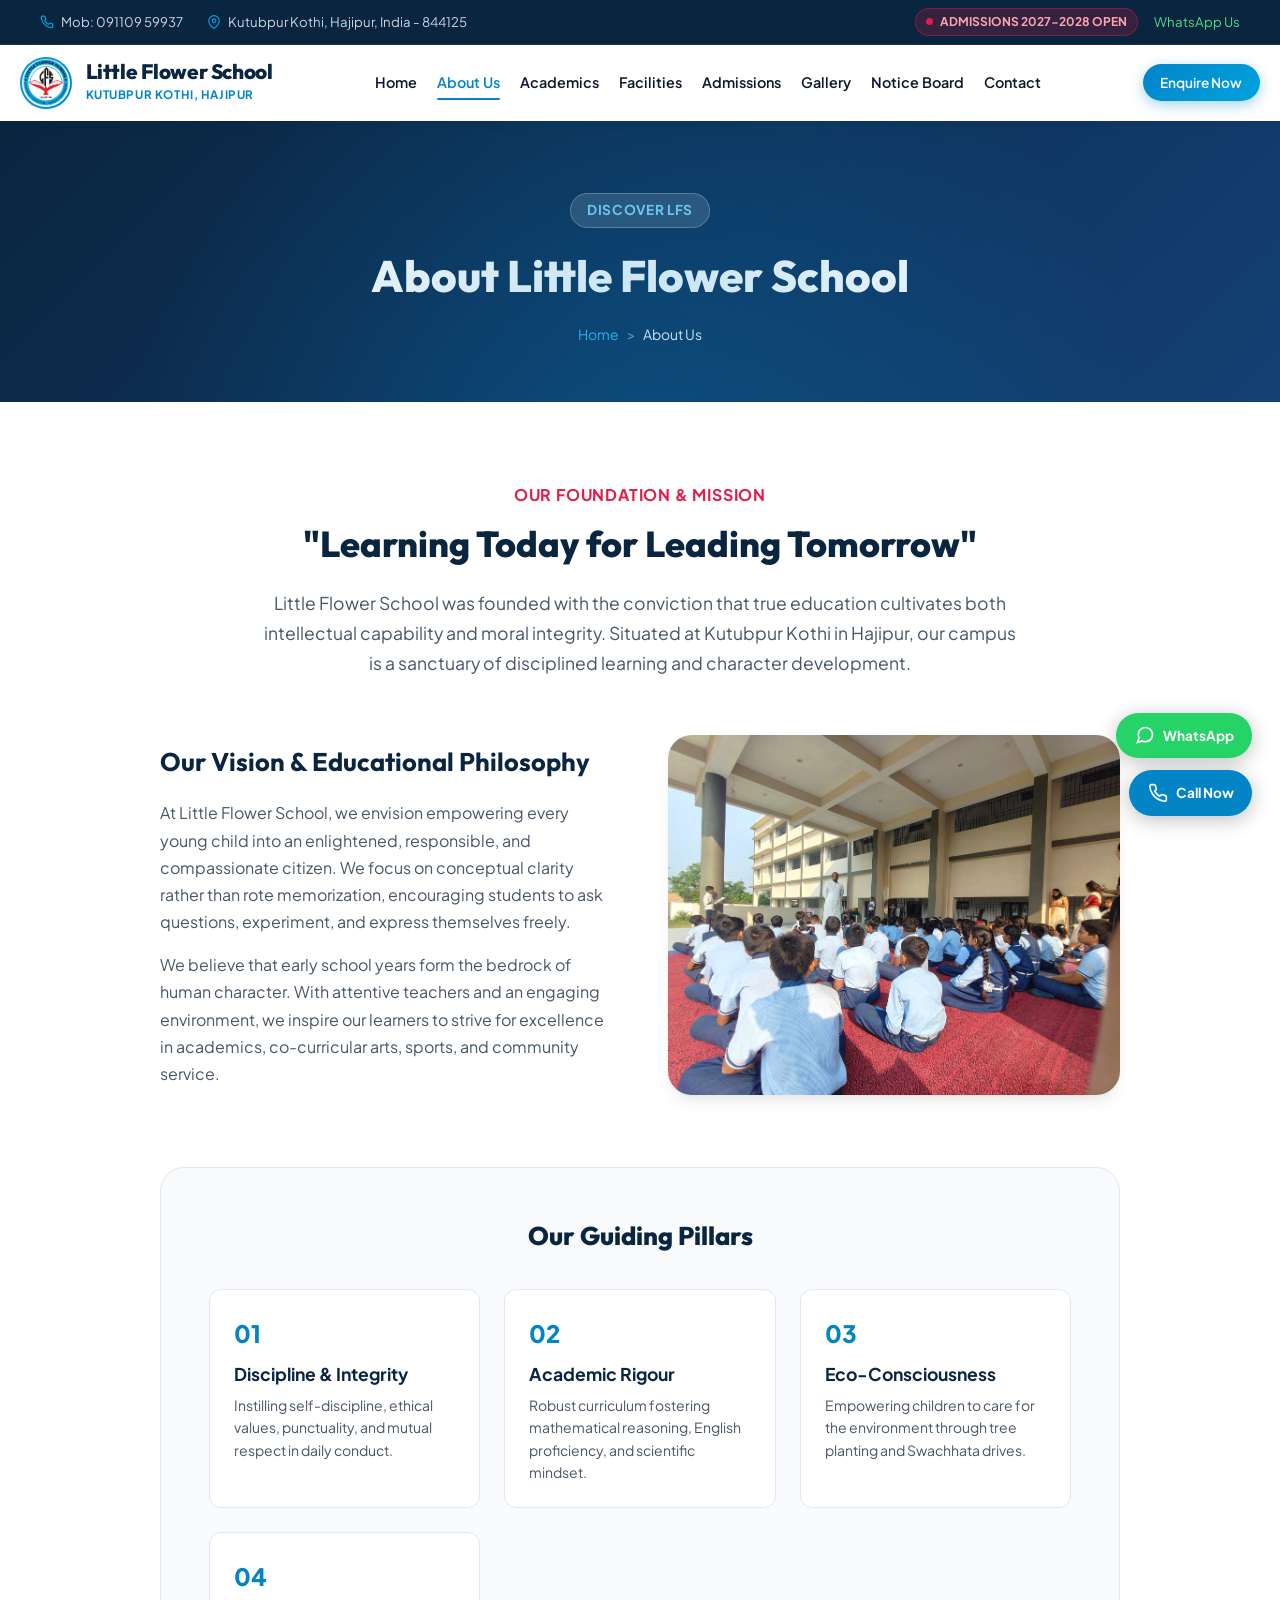
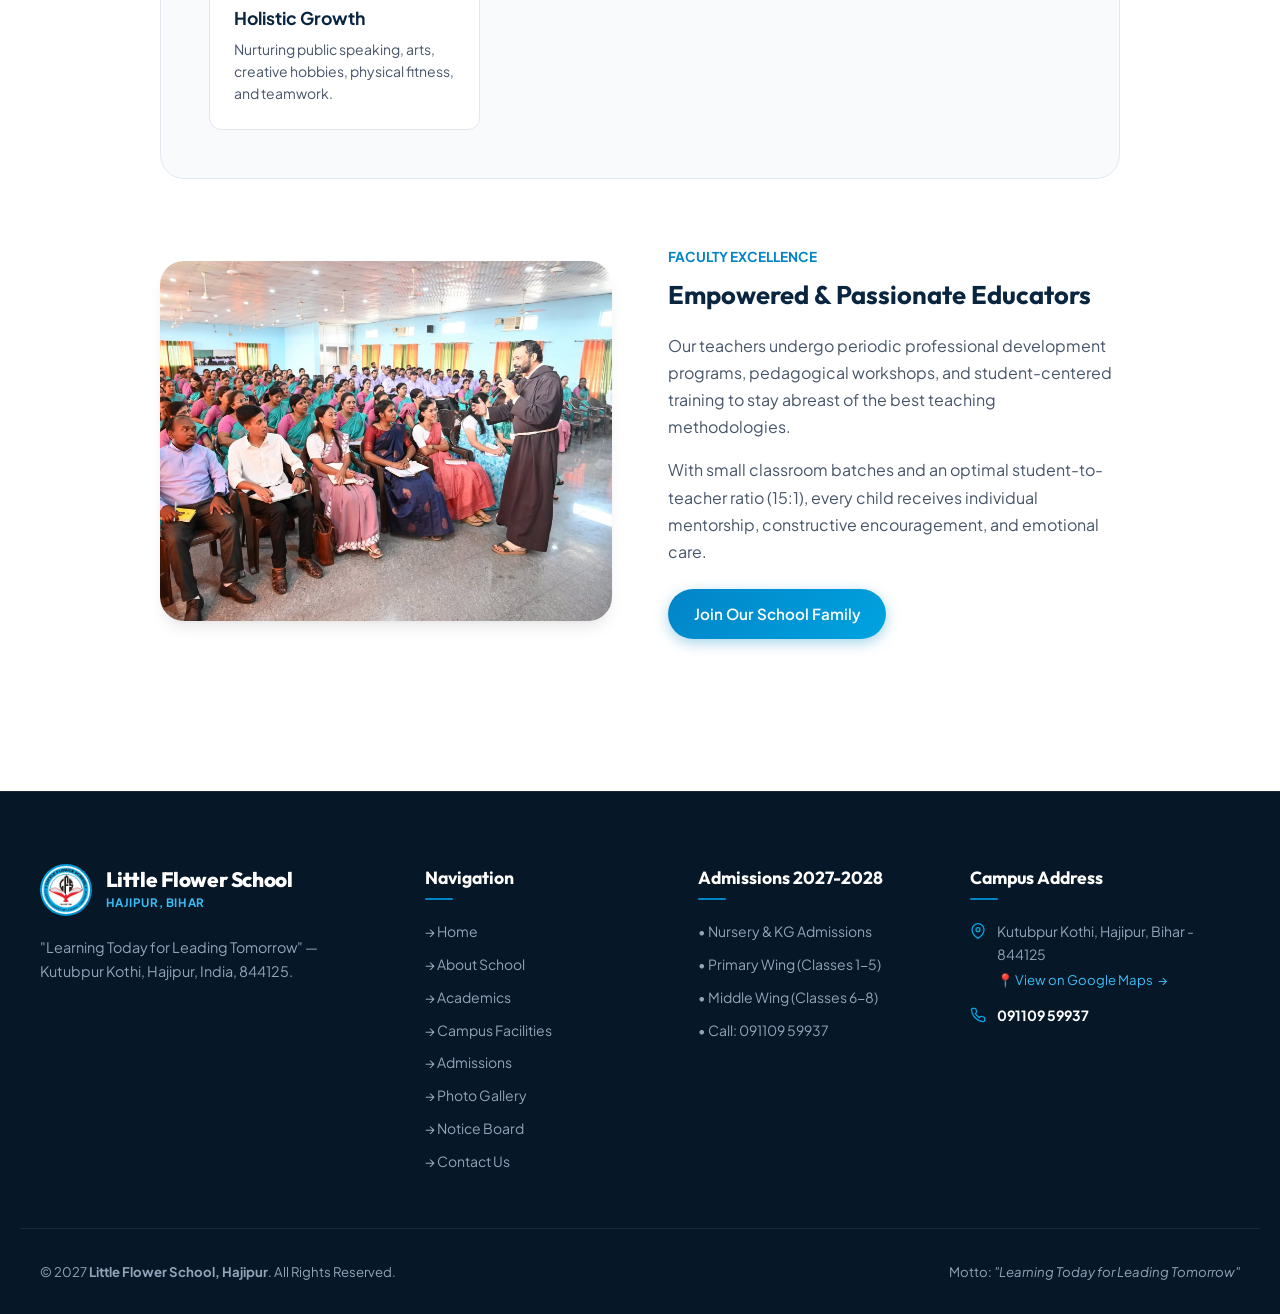
<file: about.html>
<!DOCTYPE html>
<html lang="en">
<head>
  <meta charset="UTF-8">
  <meta name="viewport" content="width=device-width, initial-scale=1.0">
  <title>About Us | Little Flower School, Hajipur</title>
  <meta name="description" content="Discover Little Flower School, Kutubpur Kothi, Hajipur. Our history, mission, leadership, core values, and educational philosophy.">
  <link rel="icon" type="image/jpeg" href="assets/images/logo.jpg">
  <link rel="stylesheet" href="css/style.css">
</head>
<body>

  <!-- Top Bar -->
  <div class="top-bar">
    <div class="container top-bar-inner">
      <div class="top-contact-group">
        <div class="top-contact-item">
          <svg viewBox="0 0 24 24" fill="none" stroke="currentColor" stroke-width="2" width="14" height="14"><path d="M22 16.92v3a2 2 0 0 1-2.18 2 19.79 19.79 0 0 1-8.63-3.07 19.5 19.5 0 0 1-6-6 19.79 19.79 0 0 1-3.07-8.67A2 2 0 0 1 4.11 2h3a2 2 0 0 1 2 1.72 12.84 12.84 0 0 0 .7 2.81 2 2 0 0 1-.45 2.11L8.09 9.91a16 16 0 0 0 6 6l1.27-1.27a2 2 0 0 1 2.11-.45 12.84 12.84 0 0 0 2.81.7A2 2 0 0 1 22 16.92z"></path></svg>
          <span>Mob: <a href="tel:09110959937">091109 59937</a></span>
        </div>
        <a href="https://maps.app.goo.gl/UAMLcNpK4eCTVXQU8" target="_blank" rel="noopener" class="top-contact-item">
          <svg viewBox="0 0 24 24" fill="none" stroke="currentColor" stroke-width="2" width="14" height="14"><path d="M21 10c0 7-9 13-9 13s-9-6-9-13a9 9 0 0 1 18 0z"></path><circle cx="12" cy="10" r="3"></circle></svg>
          <span>Kutubpur Kothi, Hajipur, India - 844125</span>
        </a>
      </div>
      <div class="top-quick-actions">
        <div class="top-admission-pill">
          <span class="pulse-dot"></span>
          <span>Admissions 2027-2028 Open</span>
        </div>
        <a href="https://wa.me/919110959937" target="_blank" rel="noopener" class="top-contact-item" style="color: #4ade80;">
          <span>WhatsApp Us</span>
        </a>
      </div>
    </div>
  </div>

  <!-- Header -->
  <header class="site-header">
    <div class="container nav-inner">
      <a href="index.html" class="school-brand">
        <div class="school-logo-wrap">
          <img src="assets/images/logo.jpg" alt="Little Flower School Logo" class="school-logo-img">
        </div>
        <div class="school-brand-text">
          <span class="school-name">Little Flower School</span>
          <span class="school-subtext">Kutubpur Kothi, Hajipur</span>
        </div>
      </a>

      <nav class="nav-menu">
        <a href="index.html" class="nav-link">Home</a>
        <a href="about.html" class="nav-link active">About Us</a>
        <a href="academics.html" class="nav-link">Academics</a>
        <a href="facilities.html" class="nav-link">Facilities</a>
        <a href="admissions.html" class="nav-link">Admissions</a>
        <a href="gallery.html" class="nav-link">Gallery</a>
        <a href="notices.html" class="nav-link">Notice Board</a>
        <a href="contact.html" class="nav-link">Contact</a>
      </nav>

      <div class="nav-cta">
        <a href="admissions.html" class="btn btn-primary btn-sm">Enquire Now</a>
        <button class="mobile-menu-toggle" aria-label="Toggle navigation menu">
          <span></span><span></span><span></span>
        </button>
      </div>
    </div>
  </header>

  <!-- Mobile Drawer -->
  <div class="mobile-nav-overlay"></div>
  <aside class="mobile-nav-drawer">
    <div class="mobile-nav-links">
      <a href="index.html" class="nav-link">Home</a>
      <a href="about.html" class="nav-link active">About Us</a>
      <a href="academics.html" class="nav-link">Academics</a>
      <a href="facilities.html" class="nav-link">Facilities</a>
      <a href="admissions.html" class="nav-link">Admissions</a>
      <a href="gallery.html" class="nav-link">Gallery</a>
      <a href="notices.html" class="nav-link">Notice Board</a>
      <a href="contact.html" class="nav-link">Contact</a>
    </div>
  </aside>

  <!-- Page Banner -->
  <section class="page-hero-banner">
    <div class="container">
      <div class="section-badge" style="background: rgba(255,255,255,0.15); color: #7dd3fc; border-color: rgba(255,255,255,0.25);">Discover LFS</div>
      <h1 class="page-hero-title">About Little Flower School</h1>
      <div class="page-hero-crumbs">
        <a href="index.html">Home</a> &gt; <span>About Us</span>
      </div>
    </div>
  </section>

  <!-- Detailed About Content -->
  <section style="padding: 5rem 0; background: #ffffff;">
    <div class="container" style="max-width: 1000px;">
      <div class="text-center" style="margin-bottom: 3.5rem;">
        <span style="color: var(--color-accent-red); font-weight: 700; letter-spacing: 0.05em; text-transform: uppercase;">Our Foundation & Mission</span>
        <h2 style="font-family: var(--font-heading); font-size: 2.25rem; font-weight: 800; color: var(--color-primary); margin-top: 0.5rem;">
          "Learning Today for Leading Tomorrow"
        </h2>
        <p style="color: var(--color-text-muted); font-size: 1.1rem; max-width: 760px; margin: 1rem auto 0; line-height: 1.7;">
          Little Flower School was founded with the conviction that true education cultivates both intellectual capability and moral integrity. Situated at Kutubpur Kothi in Hajipur, our campus is a sanctuary of disciplined learning and character development.
        </p>
      </div>

      <div class="feature-split-row">
        <div>
          <h3 style="font-family: var(--font-heading); font-size: 1.6rem; font-weight: 700; color: var(--color-primary); margin-bottom: 1rem;">
            Our Vision & Educational Philosophy
          </h3>
          <p style="color: var(--color-text-muted); line-height: 1.7; margin-bottom: 1rem;">
            At Little Flower School, we envision empowering every young child into an enlightened, responsible, and compassionate citizen. We focus on conceptual clarity rather than rote memorization, encouraging students to ask questions, experiment, and express themselves freely.
          </p>
          <p style="color: var(--color-text-muted); line-height: 1.7;">
            We believe that early school years form the bedrock of human character. With attentive teachers and an engaging environment, we inspire our learners to strive for excellence in academics, co-curricular arts, sports, and community service.
          </p>
        </div>
        <div>
          <img src="assets/images/morning-assembly.jpg" alt="Morning prayer and assembly" class="feature-split-img">
        </div>
      </div>

      <!-- Values Grid -->
      <div style="background: var(--color-bg-page); padding: 3rem; border-radius: var(--radius-xl); border: 1px solid var(--color-border); margin-bottom: 4rem;">
        <h3 style="font-family: var(--font-heading); font-size: 1.6rem; font-weight: 800; color: var(--color-primary); text-align: center; margin-bottom: 2rem;">
          Our Guiding Pillars
        </h3>
        <div style="display: grid; grid-template-columns: repeat(auto-fit, minmax(220px, 1fr)); gap: 1.5rem;">
          <div style="background: #ffffff; padding: 1.5rem; border-radius: var(--radius-md); border: 1px solid var(--color-border);">
            <div style="color: var(--color-brand-blue); font-size: 1.5rem; margin-bottom: 0.5rem; font-weight: 800;">01</div>
            <h4 style="font-size: 1.1rem; font-weight: 700; color: var(--color-primary); margin-bottom: 0.35rem;">Discipline & Integrity</h4>
            <p style="font-size: 0.875rem; color: var(--color-text-muted);">Instilling self-discipline, ethical values, punctuality, and mutual respect in daily conduct.</p>
          </div>
          <div style="background: #ffffff; padding: 1.5rem; border-radius: var(--radius-md); border: 1px solid var(--color-border);">
            <div style="color: var(--color-brand-blue); font-size: 1.5rem; margin-bottom: 0.5rem; font-weight: 800;">02</div>
            <h4 style="font-size: 1.1rem; font-weight: 700; color: var(--color-primary); margin-bottom: 0.35rem;">Academic Rigour</h4>
            <p style="font-size: 0.875rem; color: var(--color-text-muted);">Robust curriculum fostering mathematical reasoning, English proficiency, and scientific mindset.</p>
          </div>
          <div style="background: #ffffff; padding: 1.5rem; border-radius: var(--radius-md); border: 1px solid var(--color-border);">
            <div style="color: var(--color-brand-blue); font-size: 1.5rem; margin-bottom: 0.5rem; font-weight: 800;">03</div>
            <h4 style="font-size: 1.1rem; font-weight: 700; color: var(--color-primary); margin-bottom: 0.35rem;">Eco-Consciousness</h4>
            <p style="font-size: 0.875rem; color: var(--color-text-muted);">Empowering children to care for the environment through tree planting and Swachhata drives.</p>
          </div>
          <div style="background: #ffffff; padding: 1.5rem; border-radius: var(--radius-md); border: 1px solid var(--color-border);">
            <div style="color: var(--color-brand-blue); font-size: 1.5rem; margin-bottom: 0.5rem; font-weight: 800;">04</div>
            <h4 style="font-size: 1.1rem; font-weight: 700; color: var(--color-primary); margin-bottom: 0.35rem;">Holistic Growth</h4>
            <p style="font-size: 0.875rem; color: var(--color-text-muted);">Nurturing public speaking, arts, creative hobbies, physical fitness, and teamwork.</p>
          </div>
        </div>
      </div>

      <!-- Faculty & Leadership Note -->
      <div class="feature-split-row reverse-desktop">
        <div>
          <span style="color: var(--color-brand-blue); font-weight: 700; font-size: 0.85rem; text-transform: uppercase;">Faculty Excellence</span>
          <h3 style="font-family: var(--font-heading); font-size: 1.6rem; font-weight: 700; color: var(--color-primary); margin: 0.4rem 0 1rem;">
            Empowered & Passionate Educators
          </h3>
          <p style="color: var(--color-text-muted); line-height: 1.7; margin-bottom: 1rem;">
            Our teachers undergo periodic professional development programs, pedagogical workshops, and student-centered training to stay abreast of the best teaching methodologies.
          </p>
          <p style="color: var(--color-text-muted); line-height: 1.7; margin-bottom: 1.5rem;">
            With small classroom batches and an optimal student-to-teacher ratio (15:1), every child receives individual mentorship, constructive encouragement, and emotional care.
          </p>
          <a href="admissions.html" class="btn btn-primary">Join Our School Family</a>
        </div>
        <div>
          <img src="assets/images/faculty-seminar.jpg" alt="Faculty training seminar" class="feature-split-img">
        </div>
      </div>
    </div>
  </section>

  <!-- Footer -->
  <footer class="site-footer">
    <div class="container footer-grid">
      <div class="footer-brand">
        <a href="index.html" class="school-brand">
          <div class="school-logo-wrap">
            <img src="assets/images/logo.jpg" alt="Little Flower School Logo" class="school-logo-img">
          </div>
          <div class="school-brand-text">
            <span class="school-name">Little Flower School</span>
            <span class="school-subtext">Hajipur, Bihar</span>
          </div>
        </a>
        <p class="footer-about-text">
          "Learning Today for Leading Tomorrow" — Kutubpur Kothi, Hajipur, India, 844125.
        </p>
      </div>

      <div>
        <h4 class="footer-col-title">Navigation</h4>
        <div class="footer-links-list">
          <a href="index.html" class="footer-link">&rarr; Home</a>
          <a href="about.html" class="footer-link">&rarr; About School</a>
          <a href="academics.html" class="footer-link">&rarr; Academics</a>
          <a href="facilities.html" class="footer-link">&rarr; Campus Facilities</a>
          <a href="admissions.html" class="footer-link">&rarr; Admissions</a>
          <a href="gallery.html" class="footer-link">&rarr; Photo Gallery</a>
          <a href="notices.html" class="footer-link">&rarr; Notice Board</a>
          <a href="contact.html" class="footer-link">&rarr; Contact Us</a>
        </div>
      </div>

      <div>
        <h4 class="footer-col-title">Admissions 2027-2028</h4>
        <div class="footer-links-list">
          <span class="footer-link">&bull; Nursery & KG Admissions</span>
          <span class="footer-link">&bull; Primary Wing (Classes 1-5)</span>
          <span class="footer-link">&bull; Middle Wing (Classes 6-8)</span>
          <span class="footer-link">&bull; Call: 091109 59937</span>
        </div>
      </div>

      <div>
        <h4 class="footer-col-title">Campus Address</h4>
        <div class="footer-contact-list">
          <div class="footer-contact-row">
            <svg viewBox="0 0 24 24" fill="none" stroke="currentColor" stroke-width="2" width="16" height="16"><path d="M21 10c0 7-9 13-9 13s-9-6-9-13a9 9 0 0 1 18 0z"></path><circle cx="12" cy="10" r="3"></circle></svg>
            <div>
              <span>Kutubpur Kothi, Hajipur, Bihar - 844125</span><br>
              <a href="https://maps.app.goo.gl/UAMLcNpK4eCTVXQU8" target="_blank" rel="noopener" style="color: #38bdf8; font-size: 0.825rem; display: inline-flex; align-items: center; gap: 0.35rem; margin-top: 0.25rem;">
                <span>📍 View on Google Maps</span> &rarr;
              </a>
            </div>
          </div>
          <div class="footer-contact-row">
            <svg viewBox="0 0 24 24" fill="none" stroke="currentColor" stroke-width="2" width="16" height="16"><path d="M22 16.92v3a2 2 0 0 1-2.18 2 19.79 19.79 0 0 1-8.63-3.07 19.5 19.5 0 0 1-6-6 19.79 19.79 0 0 1-3.07-8.67A2 2 0 0 1 4.11 2h3a2 2 0 0 1 2 1.72 12.84 12.84 0 0 0 .7 2.81 2 2 0 0 1-.45 2.11L8.09 9.91a16 16 0 0 0 6 6l1.27-1.27a2 2 0 0 1 2.11-.45 12.84 12.84 0 0 0 2.81.7A2 2 0 0 1 22 16.92z"></path></svg>
            <span><a href="tel:09110959937" style="color: #ffffff; font-weight: 700;">091109 59937</a></span>
          </div>
        </div>
      </div>
    </div>

    <div class="container footer-bottom">
      <div>&copy; 2027 <strong>Little Flower School, Hajipur</strong>. All Rights Reserved.</div>
      <div>Motto: <em>"Learning Today for Leading Tomorrow"</em></div>
    </div>
  </footer>

  <!-- Floating Action Buttons -->
  <div class="floating-actions-wrap">
    <a href="https://wa.me/919110959937" target="_blank" rel="noopener" class="fab-btn fab-whatsapp" aria-label="Chat on WhatsApp">
      <svg width="20" height="20" viewBox="0 0 24 24" fill="none" stroke="currentColor" stroke-width="2"><path d="M21 11.5a8.38 8.38 0 0 1-.9 3.8 8.5 8.5 0 0 1-7.6 4.7 8.38 8.38 0 0 1-3.8-.9L3 21l1.9-5.7a8.38 8.38 0 0 1-.9-3.8 8.5 8.5 0 0 1 4.7-7.6 8.38 8.38 0 0 1 3.8-.9h.5a8.48 8.48 0 0 1 8 8v.5z"></path></svg>
      <span>WhatsApp</span>
    </a>
    <a href="tel:09110959937" class="fab-btn fab-call" aria-label="Call School">
      <svg width="20" height="20" viewBox="0 0 24 24" fill="none" stroke="currentColor" stroke-width="2"><path d="M22 16.92v3a2 2 0 0 1-2.18 2 19.79 19.79 0 0 1-8.63-3.07 19.5 19.5 0 0 1-6-6 19.79 19.79 0 0 1-3.07-8.67A2 2 0 0 1 4.11 2h3a2 2 0 0 1 2 1.72 12.84 12.84 0 0 0 .7 2.81 2 2 0 0 1-.45 2.11L8.09 9.91a16 16 0 0 0 6 6l1.27-1.27a2 2 0 0 1 2.11-.45 12.84 12.84 0 0 0 2.81.7A2 2 0 0 1 22 16.92z"></path></svg>
      <span>Call Now</span>
    </a>
    <button class="scroll-top-btn" aria-label="Scroll to top">
      <svg width="20" height="20" viewBox="0 0 24 24" fill="none" stroke="currentColor" stroke-width="2"><polyline points="18 15 12 9 6 15"></polyline></svg>
    </button>
  </div>

  <!-- Mobile Docked Bottom Action Bar -->
  <div class="mobile-bottom-bar">
    <a href="tel:09110959937" class="mobile-bottom-btn mobile-bottom-call">
      <svg width="18" height="18" viewBox="0 0 24 24" fill="none" stroke="currentColor" stroke-width="2"><path d="M22 16.92v3a2 2 0 0 1-2.18 2 19.79 19.79 0 0 1-8.63-3.07 19.5 19.5 0 0 1-6-6 19.79 19.79 0 0 1-3.07-8.67A2 2 0 0 1 4.11 2h3a2 2 0 0 1 2 1.72 12.84 12.84 0 0 0 .7 2.81 2 2 0 0 1-.45 2.11L8.09 9.91a16 16 0 0 0 6 6l1.27-1.27a2 2 0 0 1 2.11-.45 12.84 12.84 0 0 0 2.81.7A2 2 0 0 1 22 16.92z"></path></svg>
      <span>Call School</span>
    </a>
    <a href="https://wa.me/919110959937" target="_blank" rel="noopener" class="mobile-bottom-btn mobile-bottom-whatsapp">
      <svg width="18" height="18" viewBox="0 0 24 24" fill="none" stroke="currentColor" stroke-width="2"><path d="M21 11.5a8.38 8.38 0 0 1-.9 3.8 8.5 8.5 0 0 1-7.6 4.7 8.38 8.38 0 0 1-3.8-.9L3 21l1.9-5.7a8.38 8.38 0 0 1-.9-3.8 8.5 8.5 0 0 1 4.7-7.6 8.38 8.38 0 0 1 3.8-.9h.5a8.48 8.48 0 0 1 8 8v.5z"></path></svg>
      <span>WhatsApp</span>
    </a>
  </div>

  <script src="js/main.js"></script>
</body>
</html>
</file>
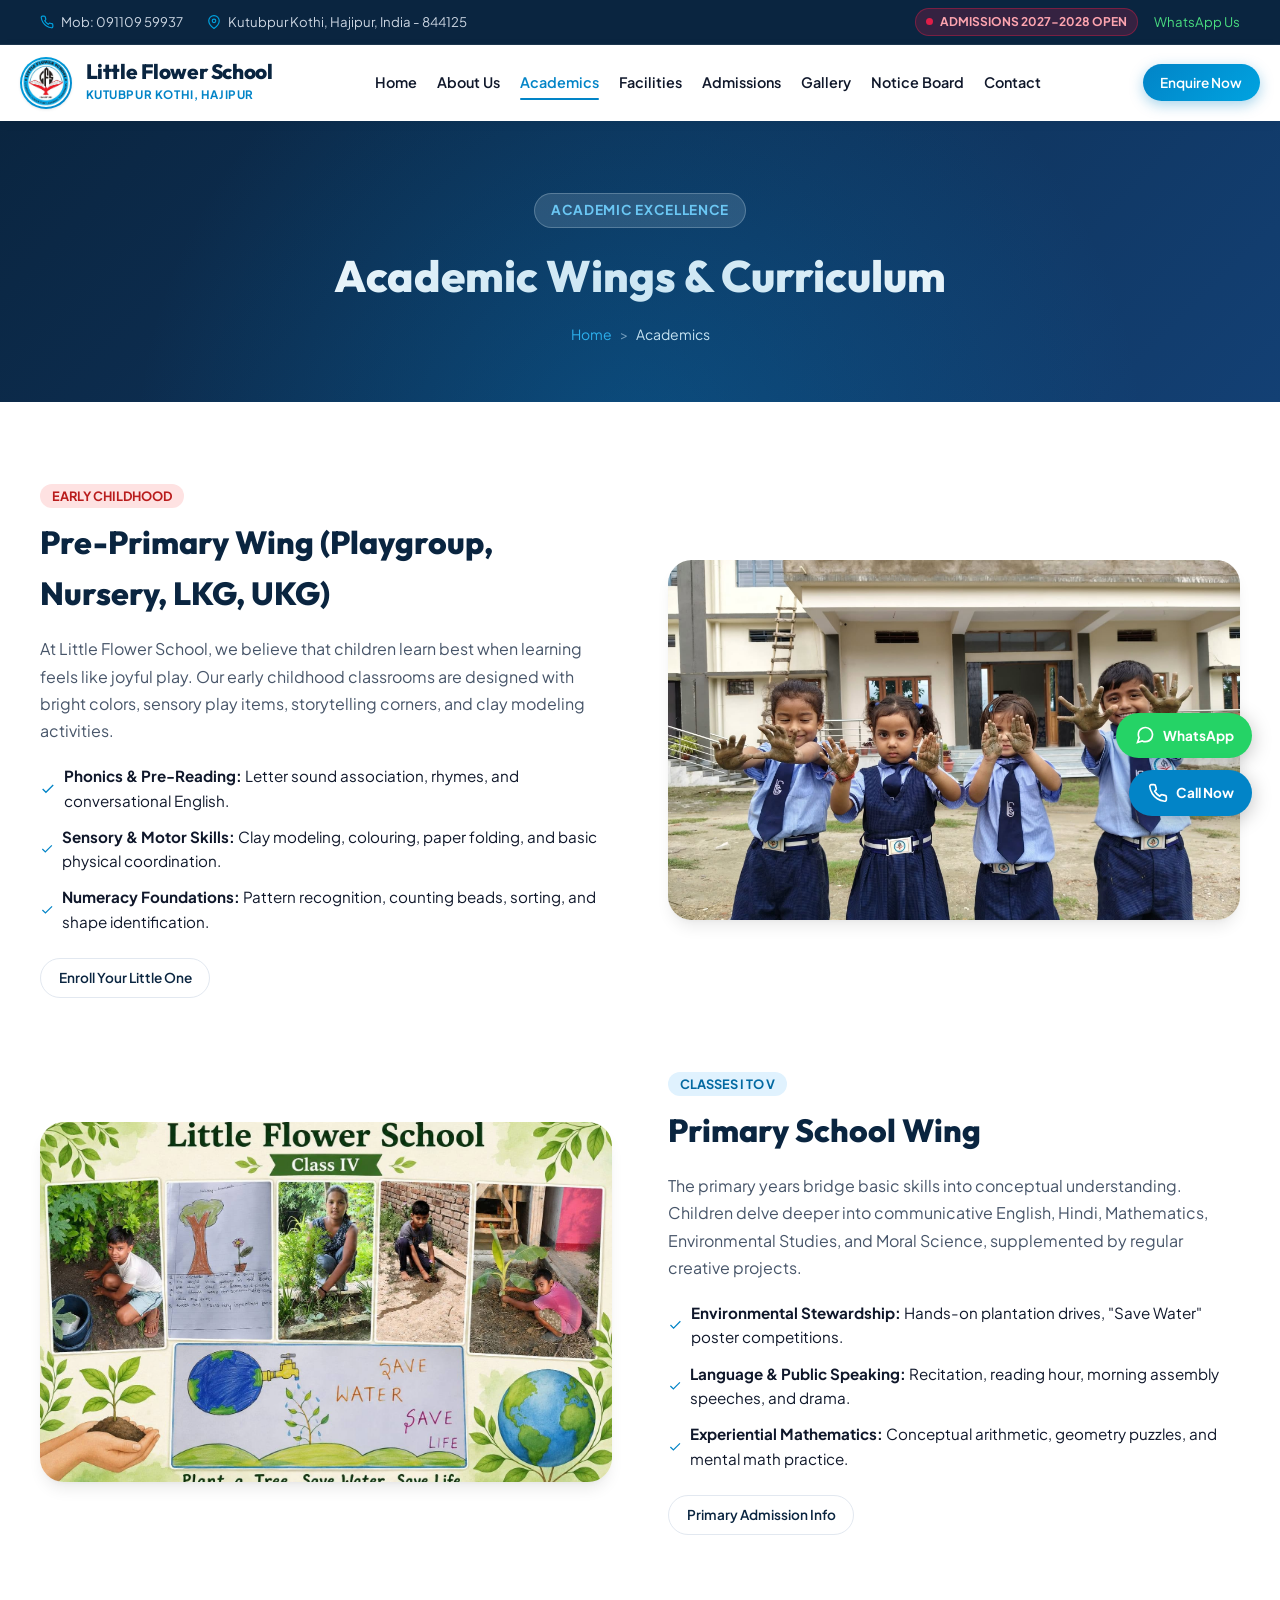
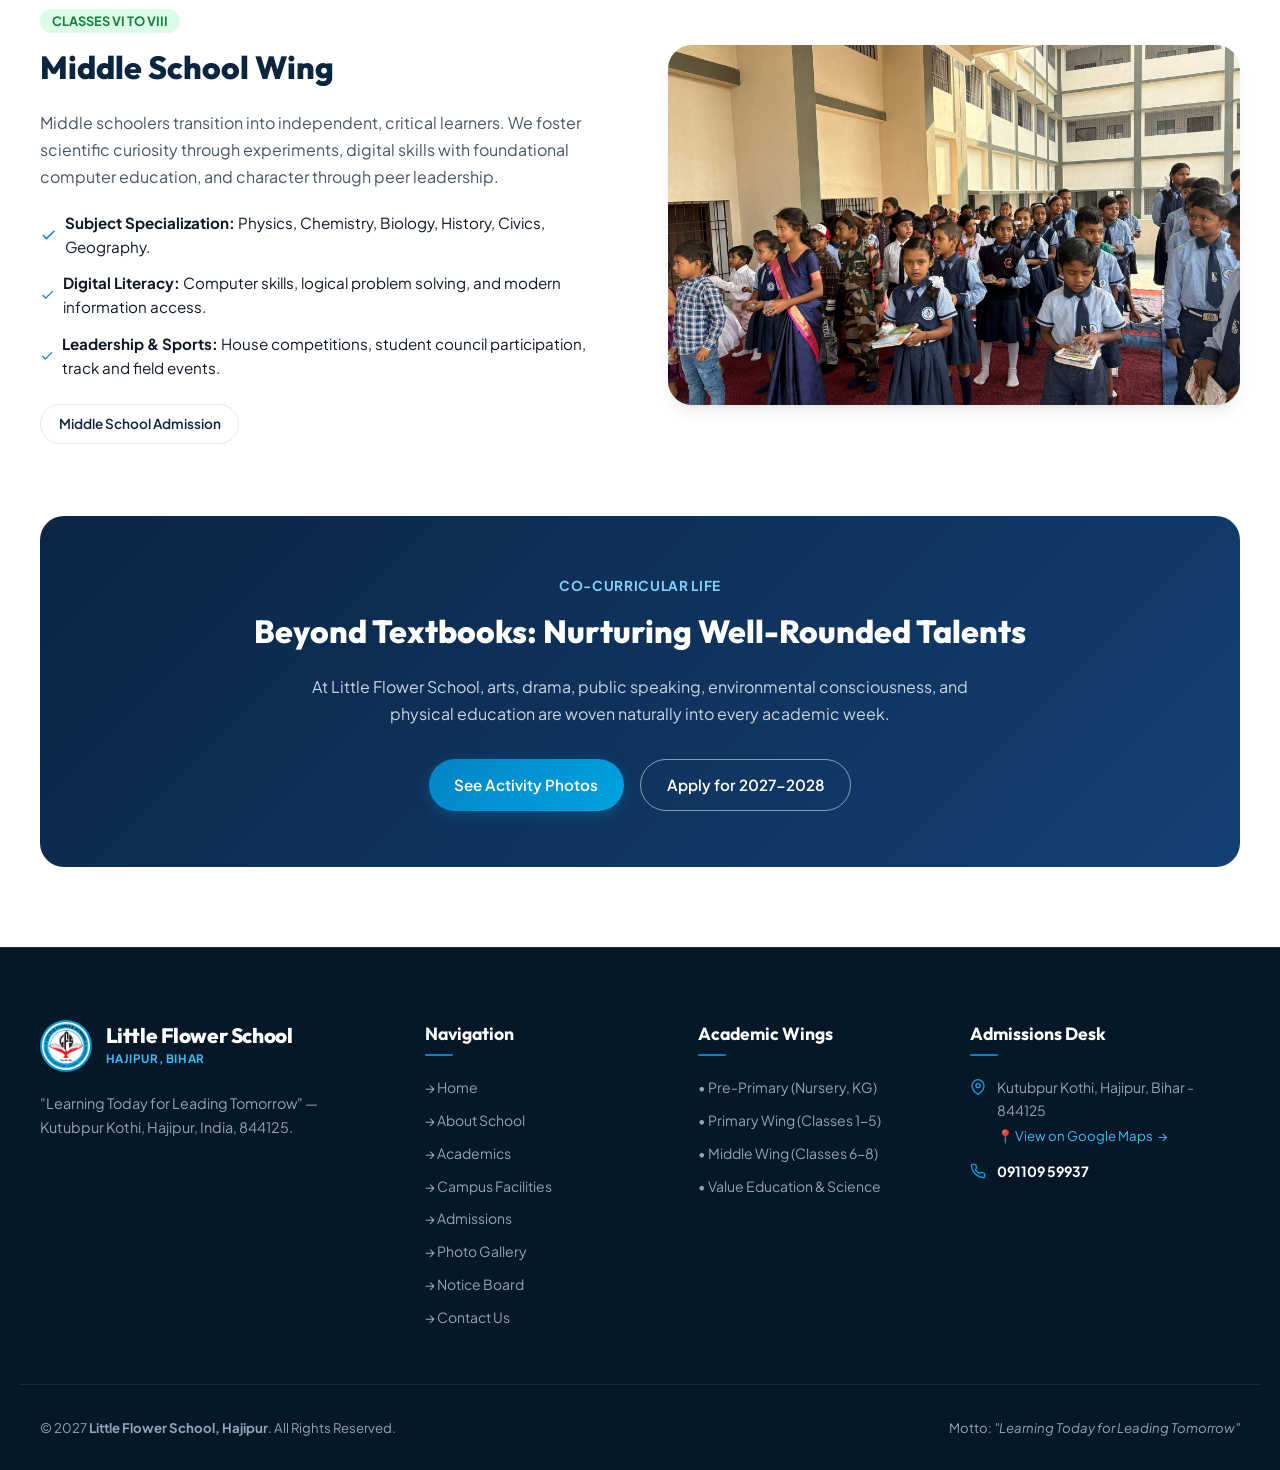
<file: academics.html>
<!DOCTYPE html>
<html lang="en">
<head>
  <meta charset="UTF-8">
  <meta name="viewport" content="width=device-width, initial-scale=1.0">
  <title>Academics & Wings | Little Flower School, Hajipur</title>
  <meta name="description" content="Explore academic curriculum and programs at Little Flower School, Kutubpur Kothi, Hajipur. Pre-Primary, Primary, and Middle School wings.">
  <link rel="icon" type="image/jpeg" href="assets/images/logo.jpg">
  <link rel="stylesheet" href="css/style.css">
</head>
<body>

  <!-- Top Bar -->
  <div class="top-bar">
    <div class="container top-bar-inner">
      <div class="top-contact-group">
        <div class="top-contact-item">
          <svg viewBox="0 0 24 24" fill="none" stroke="currentColor" stroke-width="2" width="14" height="14"><path d="M22 16.92v3a2 2 0 0 1-2.18 2 19.79 19.79 0 0 1-8.63-3.07 19.5 19.5 0 0 1-6-6 19.79 19.79 0 0 1-3.07-8.67A2 2 0 0 1 4.11 2h3a2 2 0 0 1 2 1.72 12.84 12.84 0 0 0 .7 2.81 2 2 0 0 1-.45 2.11L8.09 9.91a16 16 0 0 0 6 6l1.27-1.27a2 2 0 0 1 2.11-.45 12.84 12.84 0 0 0 2.81.7A2 2 0 0 1 22 16.92z"></path></svg>
          <span>Mob: <a href="tel:09110959937">091109 59937</a></span>
        </div>
        <a href="https://maps.app.goo.gl/UAMLcNpK4eCTVXQU8" target="_blank" rel="noopener" class="top-contact-item">
          <svg viewBox="0 0 24 24" fill="none" stroke="currentColor" stroke-width="2" width="14" height="14"><path d="M21 10c0 7-9 13-9 13s-9-6-9-13a9 9 0 0 1 18 0z"></path><circle cx="12" cy="10" r="3"></circle></svg>
          <span>Kutubpur Kothi, Hajipur, India - 844125</span>
        </a>
      </div>
      <div class="top-quick-actions">
        <div class="top-admission-pill">
          <span class="pulse-dot"></span>
          <span>Admissions 2027-2028 Open</span>
        </div>
        <a href="https://wa.me/919110959937" target="_blank" rel="noopener" class="top-contact-item" style="color: #4ade80;">
          <span>WhatsApp Us</span>
        </a>
      </div>
    </div>
  </div>

  <!-- Header -->
  <header class="site-header">
    <div class="container nav-inner">
      <a href="index.html" class="school-brand">
        <div class="school-logo-wrap">
          <img src="assets/images/logo.jpg" alt="Little Flower School Logo" class="school-logo-img">
        </div>
        <div class="school-brand-text">
          <span class="school-name">Little Flower School</span>
          <span class="school-subtext">Kutubpur Kothi, Hajipur</span>
        </div>
      </a>

      <nav class="nav-menu">
        <a href="index.html" class="nav-link">Home</a>
        <a href="about.html" class="nav-link">About Us</a>
        <a href="academics.html" class="nav-link active">Academics</a>
        <a href="facilities.html" class="nav-link">Facilities</a>
        <a href="admissions.html" class="nav-link">Admissions</a>
        <a href="gallery.html" class="nav-link">Gallery</a>
        <a href="notices.html" class="nav-link">Notice Board</a>
        <a href="contact.html" class="nav-link">Contact</a>
      </nav>

      <div class="nav-cta">
        <a href="admissions.html" class="btn btn-primary btn-sm">Enquire Now</a>
        <button class="mobile-menu-toggle" aria-label="Toggle navigation menu">
          <span></span><span></span><span></span>
        </button>
      </div>
    </div>
  </header>

  <!-- Mobile Drawer -->
  <div class="mobile-nav-overlay"></div>
  <aside class="mobile-nav-drawer">
    <div class="mobile-nav-links">
      <a href="index.html" class="nav-link">Home</a>
      <a href="about.html" class="nav-link">About Us</a>
      <a href="academics.html" class="nav-link active">Academics</a>
      <a href="facilities.html" class="nav-link">Facilities</a>
      <a href="admissions.html" class="nav-link">Admissions</a>
      <a href="gallery.html" class="nav-link">Gallery</a>
      <a href="notices.html" class="nav-link">Notice Board</a>
      <a href="contact.html" class="nav-link">Contact</a>
    </div>
  </aside>

  <!-- Page Banner -->
  <section class="page-hero-banner">
    <div class="container">
      <div class="section-badge" style="background: rgba(255,255,255,0.15); color: #7dd3fc; border-color: rgba(255,255,255,0.25);">Academic Excellence</div>
      <h1 class="page-hero-title">Academic Wings & Curriculum</h1>
      <div class="page-hero-crumbs">
        <a href="index.html">Home</a> &gt; <span>Academics</span>
      </div>
    </div>
  </section>

  <!-- Academics Content -->
  <section style="padding: 5rem 0; background: #ffffff;">
    <div class="container">
      
      <!-- Wing 1: Pre-Primary -->
      <div class="feature-split-row">
        <div>
          <span style="color: #b91c1c; background: #fee2e2; padding: 0.25rem 0.75rem; border-radius: var(--radius-full); font-size: 0.8rem; font-weight: 700; text-transform: uppercase;">Early Childhood</span>
          <h2 style="font-family: var(--font-heading); font-size: 2rem; font-weight: 800; color: var(--color-primary); margin: 0.6rem 0 1rem;">
            Pre-Primary Wing (Playgroup, Nursery, LKG, UKG)
          </h2>
          <p style="color: var(--color-text-muted); line-height: 1.7; margin-bottom: 1.25rem;">
            At Little Flower School, we believe that children learn best when learning feels like joyful play. Our early childhood classrooms are designed with bright colors, sensory play items, storytelling corners, and clay modeling activities.
          </p>
          <ul style="display: flex; flex-direction: column; gap: 0.75rem; margin-bottom: 1.5rem;">
            <li style="display: flex; align-items: center; gap: 0.5rem; font-size: 0.95rem; color: var(--color-text-main);">
              <svg width="18" height="18" viewBox="0 0 24 24" fill="none" stroke="#0284c7" stroke-width="2"><polyline points="20 6 9 17 4 12"></polyline></svg>
              <span><strong>Phonics & Pre-Reading:</strong> Letter sound association, rhymes, and conversational English.</span>
            </li>
            <li style="display: flex; align-items: center; gap: 0.5rem; font-size: 0.95rem; color: var(--color-text-main);">
              <svg width="18" height="18" viewBox="0 0 24 24" fill="none" stroke="#0284c7" stroke-width="2"><polyline points="20 6 9 17 4 12"></polyline></svg>
              <span><strong>Sensory & Motor Skills:</strong> Clay modeling, colouring, paper folding, and basic physical coordination.</span>
            </li>
            <li style="display: flex; align-items: center; gap: 0.5rem; font-size: 0.95rem; color: var(--color-text-main);">
              <svg width="18" height="18" viewBox="0 0 24 24" fill="none" stroke="#0284c7" stroke-width="2"><polyline points="20 6 9 17 4 12"></polyline></svg>
              <span><strong>Numeracy Foundations:</strong> Pattern recognition, counting beads, sorting, and shape identification.</span>
            </li>
          </ul>
          <a href="admissions.html" class="btn btn-secondary btn-sm">Enroll Your Little One</a>
        </div>
        <div>
          <img src="assets/images/hero-students.jpg" alt="Kindergarten students engaged in clay art" class="feature-split-img">
        </div>
      </div>

      <!-- Wing 2: Primary School -->
      <div class="feature-split-row reverse-desktop">
        <div>
          <span style="color: #0369a1; background: #e0f2fe; padding: 0.25rem 0.75rem; border-radius: var(--radius-full); font-size: 0.8rem; font-weight: 700; text-transform: uppercase;">Classes I to V</span>
          <h2 style="font-family: var(--font-heading); font-size: 2rem; font-weight: 800; color: var(--color-primary); margin: 0.6rem 0 1rem;">
            Primary School Wing
          </h2>
          <p style="color: var(--color-text-muted); line-height: 1.7; margin-bottom: 1.25rem;">
            The primary years bridge basic skills into conceptual understanding. Children delve deeper into communicative English, Hindi, Mathematics, Environmental Studies, and Moral Science, supplemented by regular creative projects.
          </p>
          <ul style="display: flex; flex-direction: column; gap: 0.75rem; margin-bottom: 1.5rem;">
            <li style="display: flex; align-items: center; gap: 0.5rem; font-size: 0.95rem; color: var(--color-text-main);">
              <svg width="18" height="18" viewBox="0 0 24 24" fill="none" stroke="#0284c7" stroke-width="2"><polyline points="20 6 9 17 4 12"></polyline></svg>
              <span><strong>Environmental Stewardship:</strong> Hands-on plantation drives, "Save Water" poster competitions.</span>
            </li>
            <li style="display: flex; align-items: center; gap: 0.5rem; font-size: 0.95rem; color: var(--color-text-main);">
              <svg width="18" height="18" viewBox="0 0 24 24" fill="none" stroke="#0284c7" stroke-width="2"><polyline points="20 6 9 17 4 12"></polyline></svg>
              <span><strong>Language & Public Speaking:</strong> Recitation, reading hour, morning assembly speeches, and drama.</span>
            </li>
            <li style="display: flex; align-items: center; gap: 0.5rem; font-size: 0.95rem; color: var(--color-text-main);">
              <svg width="18" height="18" viewBox="0 0 24 24" fill="none" stroke="#0284c7" stroke-width="2"><polyline points="20 6 9 17 4 12"></polyline></svg>
              <span><strong>Experiential Mathematics:</strong> Conceptual arithmetic, geometry puzzles, and mental math practice.</span>
            </li>
          </ul>
          <a href="admissions.html" class="btn btn-secondary btn-sm">Primary Admission Info</a>
        </div>
        <div>
          <img src="assets/images/environment-poster.jpg" alt="Class IV Tree plantation & environmental poster" class="feature-split-img">
        </div>
      </div>

      <!-- Wing 3: Middle School -->
      <div class="feature-split-row">
        <div>
          <span style="color: #15803d; background: #dcfce7; padding: 0.25rem 0.75rem; border-radius: var(--radius-full); font-size: 0.8rem; font-weight: 700; text-transform: uppercase;">Classes VI to VIII</span>
          <h2 style="font-family: var(--font-heading); font-size: 2rem; font-weight: 800; color: var(--color-primary); margin: 0.6rem 0 1rem;">
            Middle School Wing
          </h2>
          <p style="color: var(--color-text-muted); line-height: 1.7; margin-bottom: 1.25rem;">
            Middle schoolers transition into independent, critical learners. We foster scientific curiosity through experiments, digital skills with foundational computer education, and character through peer leadership.
          </p>
          <ul style="display: flex; flex-direction: column; gap: 0.75rem; margin-bottom: 1.5rem;">
            <li style="display: flex; align-items: center; gap: 0.5rem; font-size: 0.95rem; color: var(--color-text-main);">
              <svg width="18" height="18" viewBox="0 0 24 24" fill="none" stroke="#0284c7" stroke-width="2"><polyline points="20 6 9 17 4 12"></polyline></svg>
              <span><strong>Subject Specialization:</strong> Physics, Chemistry, Biology, History, Civics, Geography.</span>
            </li>
            <li style="display: flex; align-items: center; gap: 0.5rem; font-size: 0.95rem; color: var(--color-text-main);">
              <svg width="18" height="18" viewBox="0 0 24 24" fill="none" stroke="#0284c7" stroke-width="2"><polyline points="20 6 9 17 4 12"></polyline></svg>
              <span><strong>Digital Literacy:</strong> Computer skills, logical problem solving, and modern information access.</span>
            </li>
            <li style="display: flex; align-items: center; gap: 0.5rem; font-size: 0.95rem; color: var(--color-text-main);">
              <svg width="18" height="18" viewBox="0 0 24 24" fill="none" stroke="#0284c7" stroke-width="2"><polyline points="20 6 9 17 4 12"></polyline></svg>
              <span><strong>Leadership & Sports:</strong> House competitions, student council participation, track and field events.</span>
            </li>
          </ul>
          <a href="admissions.html" class="btn btn-secondary btn-sm">Middle School Admission</a>
        </div>
        <div>
          <img src="assets/images/students-awards.jpg" alt="Student assembly and awards" class="feature-split-img">
        </div>
      </div>

      <!-- Co-curricular Spotlight -->
      <div style="background: linear-gradient(135deg, #0b2545, #134074); color: #ffffff; padding: 3.5rem; border-radius: var(--radius-xl); text-align: center;">
        <span style="color: #7dd3fc; font-weight: 700; text-transform: uppercase; font-size: 0.85rem; letter-spacing: 0.05em;">Co-Curricular Life</span>
        <h3 style="font-family: var(--font-heading); font-size: 2rem; font-weight: 800; margin: 0.5rem 0 1rem;">Beyond Textbooks: Nurturing Well-Rounded Talents</h3>
        <p style="color: #cbd5e1; max-width: 720px; margin: 0 auto 2rem; line-height: 1.7;">
          At Little Flower School, arts, drama, public speaking, environmental consciousness, and physical education are woven naturally into every academic week.
        </p>
        <div style="display: flex; gap: 1rem; justify-content: center; flex-wrap: wrap;">
          <a href="gallery.html" class="btn btn-primary">See Activity Photos</a>
          <a href="admissions.html" class="btn btn-outline-white">Apply for 2027-2028</a>
        </div>
      </div>

    </div>
  </section>

  <!-- Footer -->
  <footer class="site-footer">
    <div class="container footer-grid">
      <div class="footer-brand">
        <a href="index.html" class="school-brand">
          <div class="school-logo-wrap">
            <img src="assets/images/logo.jpg" alt="Little Flower School Logo" class="school-logo-img">
          </div>
          <div class="school-brand-text">
            <span class="school-name">Little Flower School</span>
            <span class="school-subtext">Hajipur, Bihar</span>
          </div>
        </a>
        <p class="footer-about-text">
          "Learning Today for Leading Tomorrow" — Kutubpur Kothi, Hajipur, India, 844125.
        </p>
      </div>

      <div>
        <h4 class="footer-col-title">Navigation</h4>
        <div class="footer-links-list">
          <a href="index.html" class="footer-link">&rarr; Home</a>
          <a href="about.html" class="footer-link">&rarr; About School</a>
          <a href="academics.html" class="footer-link">&rarr; Academics</a>
          <a href="facilities.html" class="footer-link">&rarr; Campus Facilities</a>
          <a href="admissions.html" class="footer-link">&rarr; Admissions</a>
          <a href="gallery.html" class="footer-link">&rarr; Photo Gallery</a>
          <a href="notices.html" class="footer-link">&rarr; Notice Board</a>
          <a href="contact.html" class="footer-link">&rarr; Contact Us</a>
        </div>
      </div>

      <div>
        <h4 class="footer-col-title">Academic Wings</h4>
        <div class="footer-links-list">
          <span class="footer-link">&bull; Pre-Primary (Nursery, KG)</span>
          <span class="footer-link">&bull; Primary Wing (Classes 1-5)</span>
          <span class="footer-link">&bull; Middle Wing (Classes 6-8)</span>
          <span class="footer-link">&bull; Value Education & Science</span>
        </div>
      </div>

      <div>
        <h4 class="footer-col-title">Admissions Desk</h4>
        <div class="footer-contact-list">
          <div class="footer-contact-row">
            <svg viewBox="0 0 24 24" fill="none" stroke="currentColor" stroke-width="2" width="16" height="16"><path d="M21 10c0 7-9 13-9 13s-9-6-9-13a9 9 0 0 1 18 0z"></path><circle cx="12" cy="10" r="3"></circle></svg>
            <div>
              <span>Kutubpur Kothi, Hajipur, Bihar - 844125</span><br>
              <a href="https://maps.app.goo.gl/UAMLcNpK4eCTVXQU8" target="_blank" rel="noopener" style="color: #38bdf8; font-size: 0.825rem; display: inline-flex; align-items: center; gap: 0.35rem; margin-top: 0.25rem;">
                <span>📍 View on Google Maps</span> &rarr;
              </a>
            </div>
          </div>
          <div class="footer-contact-row">
            <svg viewBox="0 0 24 24" fill="none" stroke="currentColor" stroke-width="2" width="16" height="16"><path d="M22 16.92v3a2 2 0 0 1-2.18 2 19.79 19.79 0 0 1-8.63-3.07 19.5 19.5 0 0 1-6-6 19.79 19.79 0 0 1-3.07-8.67A2 2 0 0 1 4.11 2h3a2 2 0 0 1 2 1.72 12.84 12.84 0 0 0 .7 2.81 2 2 0 0 1-.45 2.11L8.09 9.91a16 16 0 0 0 6 6l1.27-1.27a2 2 0 0 1 2.11-.45 12.84 12.84 0 0 0 2.81.7A2 2 0 0 1 22 16.92z"></path></svg>
            <span><a href="tel:09110959937" style="color: #ffffff; font-weight: 700;">091109 59937</a></span>
          </div>
        </div>
      </div>
    </div>

    <div class="container footer-bottom">
      <div>&copy; 2027 <strong>Little Flower School, Hajipur</strong>. All Rights Reserved.</div>
      <div>Motto: <em>"Learning Today for Leading Tomorrow"</em></div>
    </div>
  </footer>

  <!-- Floating Action Buttons -->
  <div class="floating-actions-wrap">
    <a href="https://wa.me/919110959937" target="_blank" rel="noopener" class="fab-btn fab-whatsapp" aria-label="Chat on WhatsApp">
      <svg width="20" height="20" viewBox="0 0 24 24" fill="none" stroke="currentColor" stroke-width="2"><path d="M21 11.5a8.38 8.38 0 0 1-.9 3.8 8.5 8.5 0 0 1-7.6 4.7 8.38 8.38 0 0 1-3.8-.9L3 21l1.9-5.7a8.38 8.38 0 0 1-.9-3.8 8.5 8.5 0 0 1 4.7-7.6 8.38 8.38 0 0 1 3.8-.9h.5a8.48 8.48 0 0 1 8 8v.5z"></path></svg>
      <span>WhatsApp</span>
    </a>
    <a href="tel:09110959937" class="fab-btn fab-call" aria-label="Call School">
      <svg width="20" height="20" viewBox="0 0 24 24" fill="none" stroke="currentColor" stroke-width="2"><path d="M22 16.92v3a2 2 0 0 1-2.18 2 19.79 19.79 0 0 1-8.63-3.07 19.5 19.5 0 0 1-6-6 19.79 19.79 0 0 1-3.07-8.67A2 2 0 0 1 4.11 2h3a2 2 0 0 1 2 1.72 12.84 12.84 0 0 0 .7 2.81 2 2 0 0 1-.45 2.11L8.09 9.91a16 16 0 0 0 6 6l1.27-1.27a2 2 0 0 1 2.11-.45 12.84 12.84 0 0 0 2.81.7A2 2 0 0 1 22 16.92z"></path></svg>
      <span>Call Now</span>
    </a>
    <button class="scroll-top-btn" aria-label="Scroll to top">
      <svg width="20" height="20" viewBox="0 0 24 24" fill="none" stroke="currentColor" stroke-width="2"><polyline points="18 15 12 9 6 15"></polyline></svg>
    </button>
  </div>

  <!-- Mobile Docked Bottom Action Bar -->
  <div class="mobile-bottom-bar">
    <a href="tel:09110959937" class="mobile-bottom-btn mobile-bottom-call">
      <svg width="18" height="18" viewBox="0 0 24 24" fill="none" stroke="currentColor" stroke-width="2"><path d="M22 16.92v3a2 2 0 0 1-2.18 2 19.79 19.79 0 0 1-8.63-3.07 19.5 19.5 0 0 1-6-6 19.79 19.79 0 0 1-3.07-8.67A2 2 0 0 1 4.11 2h3a2 2 0 0 1 2 1.72 12.84 12.84 0 0 0 .7 2.81 2 2 0 0 1-.45 2.11L8.09 9.91a16 16 0 0 0 6 6l1.27-1.27a2 2 0 0 1 2.11-.45 12.84 12.84 0 0 0 2.81.7A2 2 0 0 1 22 16.92z"></path></svg>
      <span>Call School</span>
    </a>
    <a href="https://wa.me/919110959937" target="_blank" rel="noopener" class="mobile-bottom-btn mobile-bottom-whatsapp">
      <svg width="18" height="18" viewBox="0 0 24 24" fill="none" stroke="currentColor" stroke-width="2"><path d="M21 11.5a8.38 8.38 0 0 1-.9 3.8 8.5 8.5 0 0 1-7.6 4.7 8.38 8.38 0 0 1-3.8-.9L3 21l1.9-5.7a8.38 8.38 0 0 1-.9-3.8 8.5 8.5 0 0 1 4.7-7.6 8.38 8.38 0 0 1 3.8-.9h.5a8.48 8.48 0 0 1 8 8v.5z"></path></svg>
      <span>WhatsApp</span>
    </a>
  </div>

  <script src="js/main.js"></script>
</body>
</html>
</file>
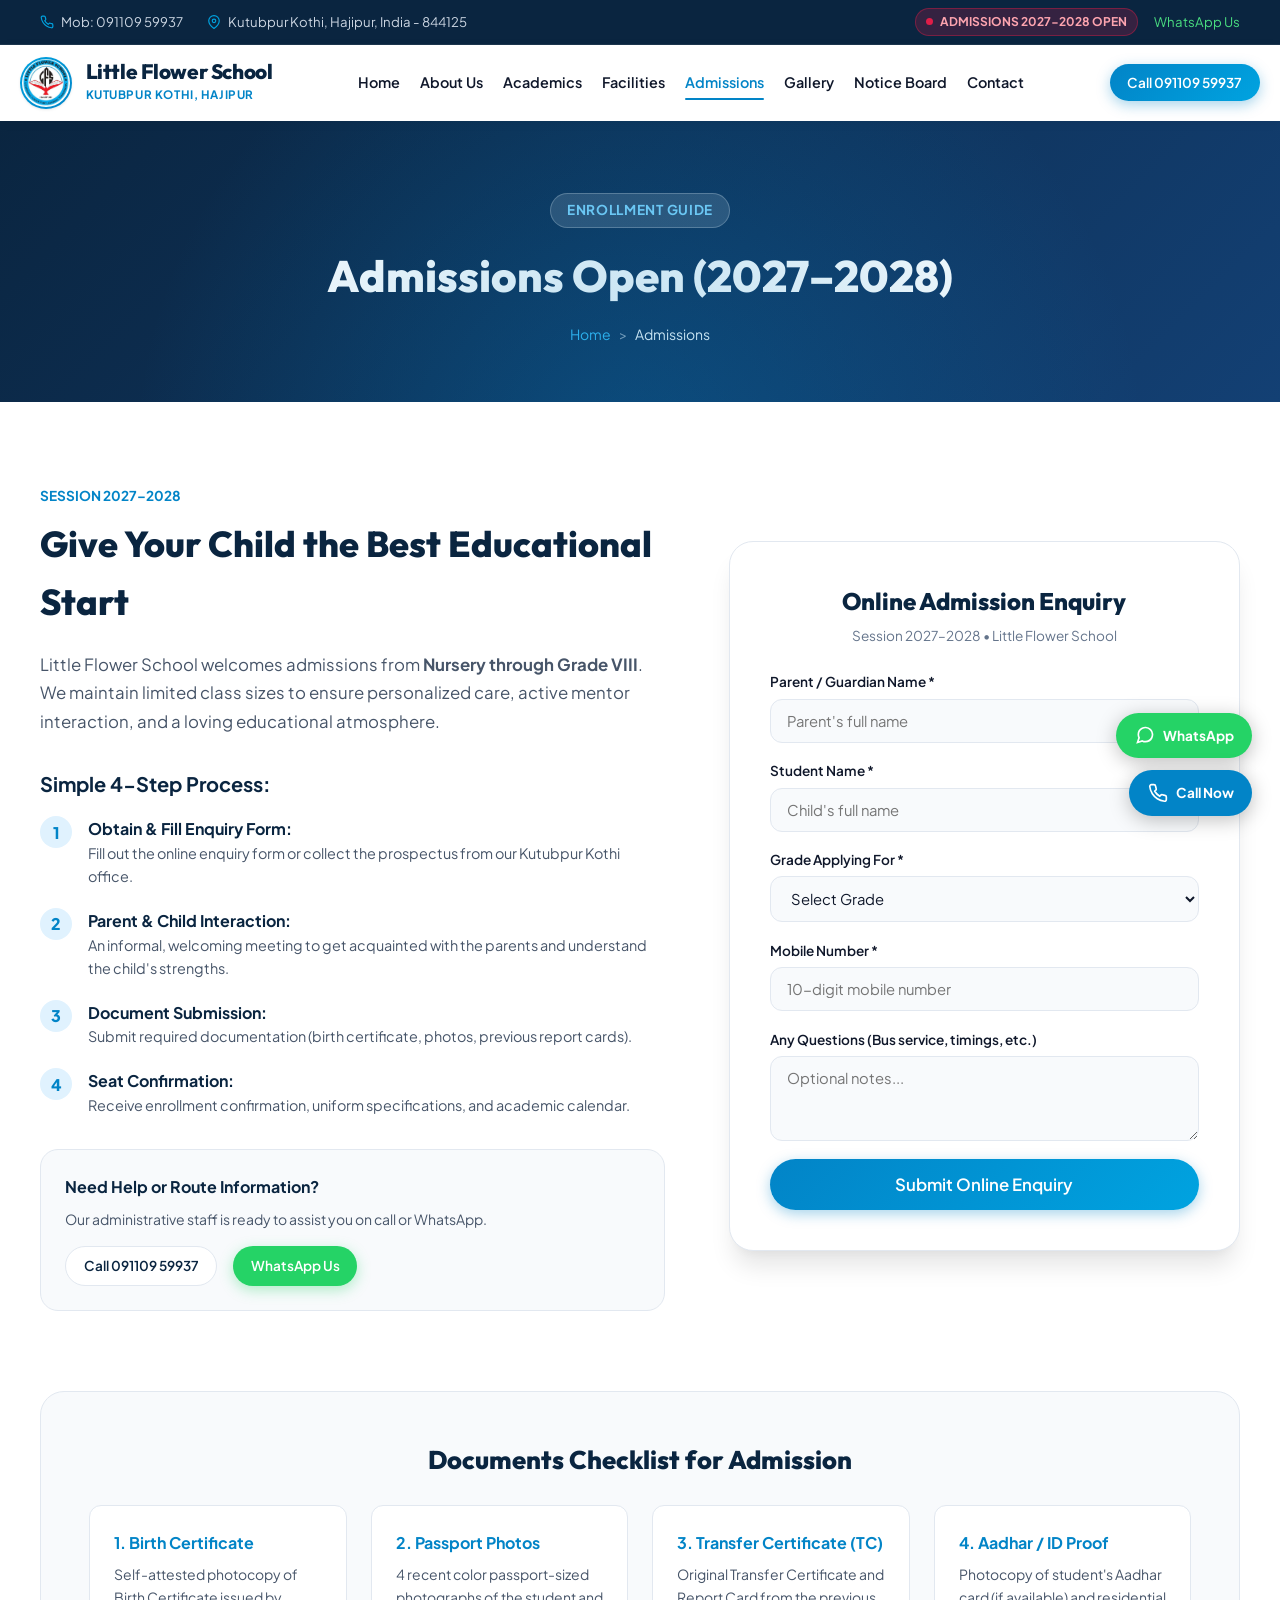
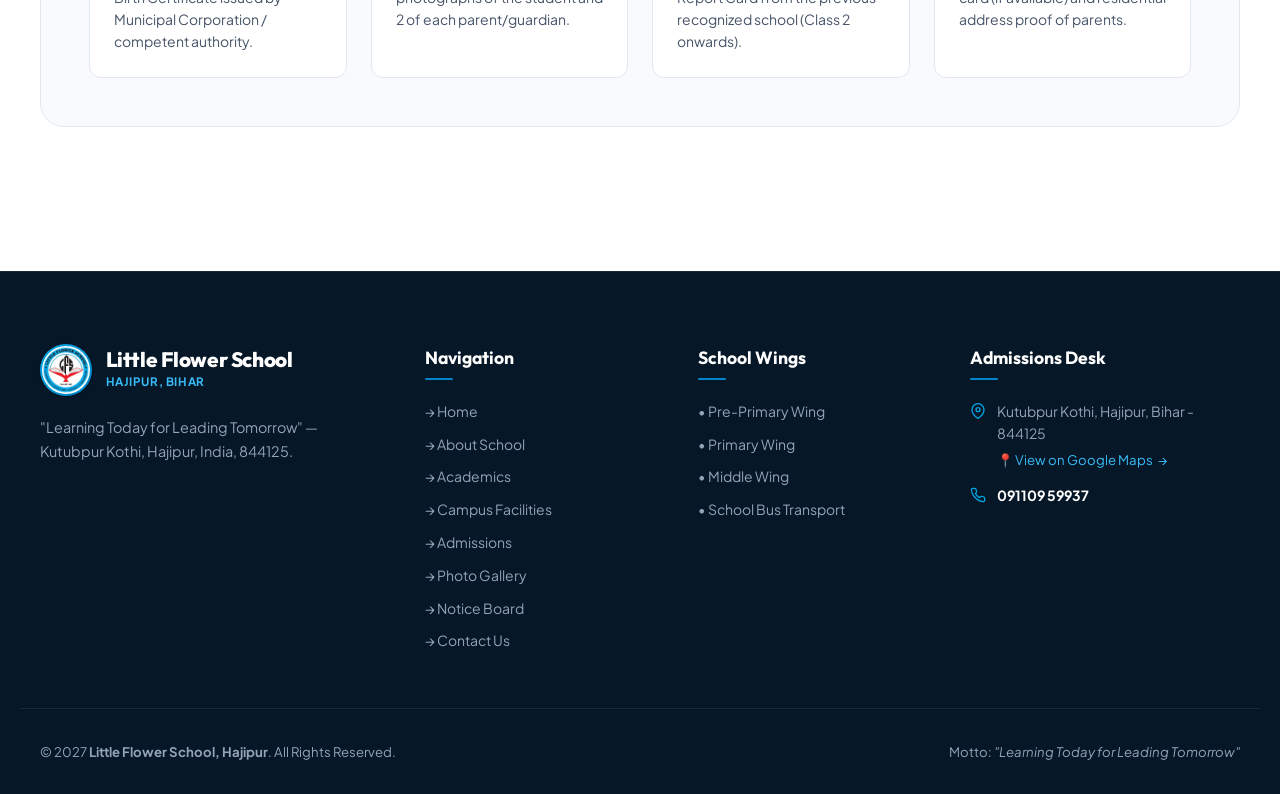
<file: admissions.html>
<!DOCTYPE html>
<html lang="en">
<head>
  <meta charset="UTF-8">
  <meta name="viewport" content="width=device-width, initial-scale=1.0">
  <title>Admissions 2027-2028 | Little Flower School, Hajipur</title>
  <meta name="description" content="Apply for admission at Little Flower School, Kutubpur Kothi, Hajipur. Admissions open for Nursery to Class VIII for academic session 2027-2028. Call 091109 59937.">
  <link rel="icon" type="image/jpeg" href="assets/images/logo.jpg">
  <link rel="stylesheet" href="css/style.css">
</head>
<body>

  <!-- Top Bar -->
  <div class="top-bar">
    <div class="container top-bar-inner">
      <div class="top-contact-group">
        <div class="top-contact-item">
          <svg viewBox="0 0 24 24" fill="none" stroke="currentColor" stroke-width="2" width="14" height="14"><path d="M22 16.92v3a2 2 0 0 1-2.18 2 19.79 19.79 0 0 1-8.63-3.07 19.5 19.5 0 0 1-6-6 19.79 19.79 0 0 1-3.07-8.67A2 2 0 0 1 4.11 2h3a2 2 0 0 1 2 1.72 12.84 12.84 0 0 0 .7 2.81 2 2 0 0 1-.45 2.11L8.09 9.91a16 16 0 0 0 6 6l1.27-1.27a2 2 0 0 1 2.11-.45 12.84 12.84 0 0 0 2.81.7A2 2 0 0 1 22 16.92z"></path></svg>
          <span>Mob: <a href="tel:09110959937">091109 59937</a></span>
        </div>
        <a href="https://maps.app.goo.gl/UAMLcNpK4eCTVXQU8" target="_blank" rel="noopener" class="top-contact-item">
          <svg viewBox="0 0 24 24" fill="none" stroke="currentColor" stroke-width="2" width="14" height="14"><path d="M21 10c0 7-9 13-9 13s-9-6-9-13a9 9 0 0 1 18 0z"></path><circle cx="12" cy="10" r="3"></circle></svg>
          <span>Kutubpur Kothi, Hajipur, India - 844125</span>
        </a>
      </div>
      <div class="top-quick-actions">
        <div class="top-admission-pill">
          <span class="pulse-dot"></span>
          <span>Admissions 2027-2028 Open</span>
        </div>
        <a href="https://wa.me/919110959937" target="_blank" rel="noopener" class="top-contact-item" style="color: #4ade80;">
          <span>WhatsApp Us</span>
        </a>
      </div>
    </div>
  </div>

  <!-- Header -->
  <header class="site-header">
    <div class="container nav-inner">
      <a href="index.html" class="school-brand">
        <div class="school-logo-wrap">
          <img src="assets/images/logo.jpg" alt="Little Flower School Logo" class="school-logo-img">
        </div>
        <div class="school-brand-text">
          <span class="school-name">Little Flower School</span>
          <span class="school-subtext">Kutubpur Kothi, Hajipur</span>
        </div>
      </a>

      <nav class="nav-menu">
        <a href="index.html" class="nav-link">Home</a>
        <a href="about.html" class="nav-link">About Us</a>
        <a href="academics.html" class="nav-link">Academics</a>
        <a href="facilities.html" class="nav-link">Facilities</a>
        <a href="admissions.html" class="nav-link active">Admissions</a>
        <a href="gallery.html" class="nav-link">Gallery</a>
        <a href="notices.html" class="nav-link">Notice Board</a>
        <a href="contact.html" class="nav-link">Contact</a>
      </nav>

      <div class="nav-cta">
        <a href="tel:09110959937" class="btn btn-primary btn-sm">Call 091109 59937</a>
        <button class="mobile-menu-toggle" aria-label="Toggle navigation menu">
          <span></span><span></span><span></span>
        </button>
      </div>
    </div>
  </header>

  <!-- Mobile Drawer -->
  <div class="mobile-nav-overlay"></div>
  <aside class="mobile-nav-drawer">
    <div class="mobile-nav-links">
      <a href="index.html" class="nav-link">Home</a>
      <a href="about.html" class="nav-link">About Us</a>
      <a href="academics.html" class="nav-link">Academics</a>
      <a href="facilities.html" class="nav-link">Facilities</a>
      <a href="admissions.html" class="nav-link active">Admissions</a>
      <a href="gallery.html" class="nav-link">Gallery</a>
      <a href="notices.html" class="nav-link">Notice Board</a>
      <a href="contact.html" class="nav-link">Contact</a>
    </div>
  </aside>

  <!-- Page Banner -->
  <section class="page-hero-banner">
    <div class="container">
      <div class="section-badge" style="background: rgba(255,255,255,0.15); color: #7dd3fc; border-color: rgba(255,255,255,0.25);">Enrollment Guide</div>
      <h1 class="page-hero-title">Admissions Open (2027–2028)</h1>
      <div class="page-hero-crumbs">
        <a href="index.html">Home</a> &gt; <span>Admissions</span>
      </div>
    </div>
  </section>

  <!-- Admissions Guide & Form -->
  <section style="padding: 5rem 0; background: #ffffff;">
    <div class="container">
      
      <div class="admissions-grid" style="margin-bottom: 5rem;">
        <div>
          <span style="color: var(--color-brand-blue); font-weight: 700; text-transform: uppercase; font-size: 0.85rem;">Session 2027–2028</span>
          <h2 style="font-family: var(--font-heading); font-size: 2.25rem; font-weight: 800; color: var(--color-primary); margin: 0.5rem 0 1.25rem;">
            Give Your Child the Best Educational Start
          </h2>
          <p style="color: var(--color-text-muted); font-size: 1.05rem; line-height: 1.7; margin-bottom: 2rem;">
            Little Flower School welcomes admissions from <strong>Nursery through Grade VIII</strong>. We maintain limited class sizes to ensure personalized care, active mentor interaction, and a loving educational atmosphere.
          </p>

          <h3 style="font-size: 1.25rem; font-weight: 700; color: var(--color-primary); margin-bottom: 1rem;">Simple 4-Step Process:</h3>
          <div style="display: flex; flex-direction: column; gap: 1.25rem; margin-bottom: 2rem;">
            <div style="display: flex; gap: 1rem; align-items: flex-start;">
              <span style="width: 32px; height: 32px; border-radius: 50%; background: #e0f2fe; color: #0284c7; font-weight: 800; display: flex; align-items: center; justify-content: center; flex-shrink: 0;">1</span>
              <div>
                <strong style="color: var(--color-primary);">Obtain & Fill Enquiry Form:</strong>
                <p style="color: var(--color-text-muted); font-size: 0.9rem;">Fill out the online enquiry form or collect the prospectus from our Kutubpur Kothi office.</p>
              </div>
            </div>
            <div style="display: flex; gap: 1rem; align-items: flex-start;">
              <span style="width: 32px; height: 32px; border-radius: 50%; background: #e0f2fe; color: #0284c7; font-weight: 800; display: flex; align-items: center; justify-content: center; flex-shrink: 0;">2</span>
              <div>
                <strong style="color: var(--color-primary);">Parent & Child Interaction:</strong>
                <p style="color: var(--color-text-muted); font-size: 0.9rem;">An informal, welcoming meeting to get acquainted with the parents and understand the child's strengths.</p>
              </div>
            </div>
            <div style="display: flex; gap: 1rem; align-items: flex-start;">
              <span style="width: 32px; height: 32px; border-radius: 50%; background: #e0f2fe; color: #0284c7; font-weight: 800; display: flex; align-items: center; justify-content: center; flex-shrink: 0;">3</span>
              <div>
                <strong style="color: var(--color-primary);">Document Submission:</strong>
                <p style="color: var(--color-text-muted); font-size: 0.9rem;">Submit required documentation (birth certificate, photos, previous report cards).</p>
              </div>
            </div>
            <div style="display: flex; gap: 1rem; align-items: flex-start;">
              <span style="width: 32px; height: 32px; border-radius: 50%; background: #e0f2fe; color: #0284c7; font-weight: 800; display: flex; align-items: center; justify-content: center; flex-shrink: 0;">4</span>
              <div>
                <strong style="color: var(--color-primary);">Seat Confirmation:</strong>
                <p style="color: var(--color-text-muted); font-size: 0.9rem;">Receive enrollment confirmation, uniform specifications, and academic calendar.</p>
              </div>
            </div>
          </div>

          <div style="background: var(--color-bg-page); border: 1px solid var(--color-border); border-radius: var(--radius-lg); padding: 1.5rem;">
            <h4 style="font-size: 1rem; font-weight: 700; color: var(--color-primary); margin-bottom: 0.5rem;">Need Help or Route Information?</h4>
            <p style="font-size: 0.875rem; color: var(--color-text-muted); margin-bottom: 1rem;">Our administrative staff is ready to assist you on call or WhatsApp.</p>
            <div style="display: flex; gap: 1rem; flex-wrap: wrap;">
              <a href="tel:09110959937" class="btn btn-secondary btn-sm">Call 091109 59937</a>
              <a href="https://wa.me/919110959937" target="_blank" rel="noopener" class="btn btn-whatsapp btn-sm">WhatsApp Us</a>
            </div>
          </div>
        </div>

        <!-- Form -->
        <div class="admissions-form-card" style="box-shadow: var(--shadow-xl); border: 1px solid var(--color-border);">
          <div class="form-header">
            <h3>Online Admission Enquiry</h3>
            <p>Session 2027–2028 • Little Flower School</p>
          </div>
          <form class="enquiry-form" id="admissions-form">
            <div class="form-group">
              <label for="parent-name" class="form-label">Parent / Guardian Name *</label>
              <input type="text" id="parent-name" class="form-control" placeholder="Parent's full name" required>
            </div>
            <div class="form-group">
              <label for="student-name" class="form-label">Student Name *</label>
              <input type="text" id="student-name" class="form-control" placeholder="Child's full name" required>
            </div>
            <div class="form-group">
              <label for="grade-apply" class="form-label">Grade Applying For *</label>
              <select id="grade-apply" class="form-control" required>
                <option value="" disabled selected>Select Grade</option>
                <option value="Playgroup / Nursery">Playgroup / Nursery</option>
                <option value="LKG / UKG">LKG / UKG (Kindergarten)</option>
                <option value="Class 1">Class 1</option>
                <option value="Class 2">Class 2</option>
                <option value="Class 3">Class 3</option>
                <option value="Class 4">Class 4</option>
                <option value="Class 5">Class 5</option>
                <option value="Class 6">Class 6</option>
                <option value="Class 7">Class 7</option>
                <option value="Class 8">Class 8</option>
              </select>
            </div>
            <div class="form-group">
              <label for="phone-number" class="form-label">Mobile Number *</label>
              <input type="tel" id="phone-number" class="form-control" placeholder="10-digit mobile number" pattern="[0-9]{10}" required>
            </div>
            <div class="form-group">
              <label for="enquiry-message" class="form-label">Any Questions (Bus service, timings, etc.)</label>
              <textarea id="enquiry-message" class="form-control" placeholder="Optional notes..."></textarea>
            </div>
            <button type="submit" class="btn btn-primary btn-lg" style="width: 100%;">
              Submit Online Enquiry
            </button>
          </form>
        </div>
      </div>

      <!-- Required Documents Table & Guidelines -->
      <div style="background: var(--color-bg-page); border: 1px solid var(--color-border); border-radius: var(--radius-xl); padding: 3rem; margin-bottom: 4rem;">
        <h3 style="font-family: var(--font-heading); font-size: 1.6rem; font-weight: 800; color: var(--color-primary); margin-bottom: 1.5rem; text-align: center;">
          Documents Checklist for Admission
        </h3>
        <div style="display: grid; grid-template-columns: repeat(auto-fit, minmax(240px, 1fr)); gap: 1.5rem;">
          <div style="background: #ffffff; padding: 1.5rem; border-radius: var(--radius-md); border: 1px solid var(--color-border);">
            <div style="font-weight: 700; color: var(--color-brand-blue); margin-bottom: 0.5rem;">1. Birth Certificate</div>
            <p style="font-size: 0.875rem; color: var(--color-text-muted);">Self-attested photocopy of Birth Certificate issued by Municipal Corporation / competent authority.</p>
          </div>
          <div style="background: #ffffff; padding: 1.5rem; border-radius: var(--radius-md); border: 1px solid var(--color-border);">
            <div style="font-weight: 700; color: var(--color-brand-blue); margin-bottom: 0.5rem;">2. Passport Photos</div>
            <p style="font-size: 0.875rem; color: var(--color-text-muted);">4 recent color passport-sized photographs of the student and 2 of each parent/guardian.</p>
          </div>
          <div style="background: #ffffff; padding: 1.5rem; border-radius: var(--radius-md); border: 1px solid var(--color-border);">
            <div style="font-weight: 700; color: var(--color-brand-blue); margin-bottom: 0.5rem;">3. Transfer Certificate (TC)</div>
            <p style="font-size: 0.875rem; color: var(--color-text-muted);">Original Transfer Certificate and Report Card from the previous recognized school (Class 2 onwards).</p>
          </div>
          <div style="background: #ffffff; padding: 1.5rem; border-radius: var(--radius-md); border: 1px solid var(--color-border);">
            <div style="font-weight: 700; color: var(--color-brand-blue); margin-bottom: 0.5rem;">4. Aadhar / ID Proof</div>
            <p style="font-size: 0.875rem; color: var(--color-text-muted);">Photocopy of student's Aadhar card (if available) and residential address proof of parents.</p>
          </div>
        </div>
      </div>

    </div>
  </section>

  <!-- Footer -->
  <footer class="site-footer">
    <div class="container footer-grid">
      <div class="footer-brand">
        <a href="index.html" class="school-brand">
          <div class="school-logo-wrap">
            <img src="assets/images/logo.jpg" alt="Little Flower School Logo" class="school-logo-img">
          </div>
          <div class="school-brand-text">
            <span class="school-name">Little Flower School</span>
            <span class="school-subtext">Hajipur, Bihar</span>
          </div>
        </a>
        <p class="footer-about-text">
          "Learning Today for Leading Tomorrow" — Kutubpur Kothi, Hajipur, India, 844125.
        </p>
      </div>

      <div>
        <h4 class="footer-col-title">Navigation</h4>
        <div class="footer-links-list">
          <a href="index.html" class="footer-link">&rarr; Home</a>
          <a href="about.html" class="footer-link">&rarr; About School</a>
          <a href="academics.html" class="footer-link">&rarr; Academics</a>
          <a href="facilities.html" class="footer-link">&rarr; Campus Facilities</a>
          <a href="admissions.html" class="footer-link">&rarr; Admissions</a>
          <a href="gallery.html" class="footer-link">&rarr; Photo Gallery</a>
          <a href="notices.html" class="footer-link">&rarr; Notice Board</a>
          <a href="contact.html" class="footer-link">&rarr; Contact Us</a>
        </div>
      </div>

      <div>
        <h4 class="footer-col-title">School Wings</h4>
        <div class="footer-links-list">
          <span class="footer-link">&bull; Pre-Primary Wing</span>
          <span class="footer-link">&bull; Primary Wing</span>
          <span class="footer-link">&bull; Middle Wing</span>
          <span class="footer-link">&bull; School Bus Transport</span>
        </div>
      </div>

      <div>
        <h4 class="footer-col-title">Admissions Desk</h4>
        <div class="footer-contact-list">
          <div class="footer-contact-row">
            <svg viewBox="0 0 24 24" fill="none" stroke="currentColor" stroke-width="2" width="16" height="16"><path d="M21 10c0 7-9 13-9 13s-9-6-9-13a9 9 0 0 1 18 0z"></path><circle cx="12" cy="10" r="3"></circle></svg>
            <div>
              <span>Kutubpur Kothi, Hajipur, Bihar - 844125</span><br>
              <a href="https://maps.app.goo.gl/UAMLcNpK4eCTVXQU8" target="_blank" rel="noopener" style="color: #38bdf8; font-size: 0.825rem; display: inline-flex; align-items: center; gap: 0.35rem; margin-top: 0.25rem;">
                <span>📍 View on Google Maps</span> &rarr;
              </a>
            </div>
          </div>
          <div class="footer-contact-row">
            <svg viewBox="0 0 24 24" fill="none" stroke="currentColor" stroke-width="2" width="16" height="16"><path d="M22 16.92v3a2 2 0 0 1-2.18 2 19.79 19.79 0 0 1-8.63-3.07 19.5 19.5 0 0 1-6-6 19.79 19.79 0 0 1-3.07-8.67A2 2 0 0 1 4.11 2h3a2 2 0 0 1 2 1.72 12.84 12.84 0 0 0 .7 2.81 2 2 0 0 1-.45 2.11L8.09 9.91a16 16 0 0 0 6 6l1.27-1.27a2 2 0 0 1 2.11-.45 12.84 12.84 0 0 0 2.81.7A2 2 0 0 1 22 16.92z"></path></svg>
            <span><a href="tel:09110959937" style="color: #ffffff; font-weight: 700;">091109 59937</a></span>
          </div>
        </div>
      </div>
    </div>

    <div class="container footer-bottom">
      <div>&copy; 2027 <strong>Little Flower School, Hajipur</strong>. All Rights Reserved.</div>
      <div>Motto: <em>"Learning Today for Leading Tomorrow"</em></div>
    </div>
  </footer>

  <!-- Floating Action Buttons -->
  <div class="floating-actions-wrap">
    <a href="https://wa.me/919110959937" target="_blank" rel="noopener" class="fab-btn fab-whatsapp" aria-label="Chat on WhatsApp">
      <svg width="20" height="20" viewBox="0 0 24 24" fill="none" stroke="currentColor" stroke-width="2"><path d="M21 11.5a8.38 8.38 0 0 1-.9 3.8 8.5 8.5 0 0 1-7.6 4.7 8.38 8.38 0 0 1-3.8-.9L3 21l1.9-5.7a8.38 8.38 0 0 1-.9-3.8 8.5 8.5 0 0 1 4.7-7.6 8.38 8.38 0 0 1 3.8-.9h.5a8.48 8.48 0 0 1 8 8v.5z"></path></svg>
      <span>WhatsApp</span>
    </a>
    <a href="tel:09110959937" class="fab-btn fab-call" aria-label="Call School">
      <svg width="20" height="20" viewBox="0 0 24 24" fill="none" stroke="currentColor" stroke-width="2"><path d="M22 16.92v3a2 2 0 0 1-2.18 2 19.79 19.79 0 0 1-8.63-3.07 19.5 19.5 0 0 1-6-6 19.79 19.79 0 0 1-3.07-8.67A2 2 0 0 1 4.11 2h3a2 2 0 0 1 2 1.72 12.84 12.84 0 0 0 .7 2.81 2 2 0 0 1-.45 2.11L8.09 9.91a16 16 0 0 0 6 6l1.27-1.27a2 2 0 0 1 2.11-.45 12.84 12.84 0 0 0 2.81.7A2 2 0 0 1 22 16.92z"></path></svg>
      <span>Call Now</span>
    </a>
    <button class="scroll-top-btn" aria-label="Scroll to top">
      <svg width="20" height="20" viewBox="0 0 24 24" fill="none" stroke="currentColor" stroke-width="2"><polyline points="18 15 12 9 6 15"></polyline></svg>
    </button>
  </div>

  <!-- Mobile Docked Bottom Action Bar -->
  <div class="mobile-bottom-bar">
    <a href="tel:09110959937" class="mobile-bottom-btn mobile-bottom-call">
      <svg width="18" height="18" viewBox="0 0 24 24" fill="none" stroke="currentColor" stroke-width="2"><path d="M22 16.92v3a2 2 0 0 1-2.18 2 19.79 19.79 0 0 1-8.63-3.07 19.5 19.5 0 0 1-6-6 19.79 19.79 0 0 1-3.07-8.67A2 2 0 0 1 4.11 2h3a2 2 0 0 1 2 1.72 12.84 12.84 0 0 0 .7 2.81 2 2 0 0 1-.45 2.11L8.09 9.91a16 16 0 0 0 6 6l1.27-1.27a2 2 0 0 1 2.11-.45 12.84 12.84 0 0 0 2.81.7A2 2 0 0 1 22 16.92z"></path></svg>
      <span>Call School</span>
    </a>
    <a href="https://wa.me/919110959937" target="_blank" rel="noopener" class="mobile-bottom-btn mobile-bottom-whatsapp">
      <svg width="18" height="18" viewBox="0 0 24 24" fill="none" stroke="currentColor" stroke-width="2"><path d="M21 11.5a8.38 8.38 0 0 1-.9 3.8 8.5 8.5 0 0 1-7.6 4.7 8.38 8.38 0 0 1 3.8-.9h.5a8.48 8.48 0 0 1 8 8v.5z"></path></svg>
      <span>WhatsApp</span>
    </a>
  </div>

  <script src="js/main.js"></script>
</body>
</html>
</file>
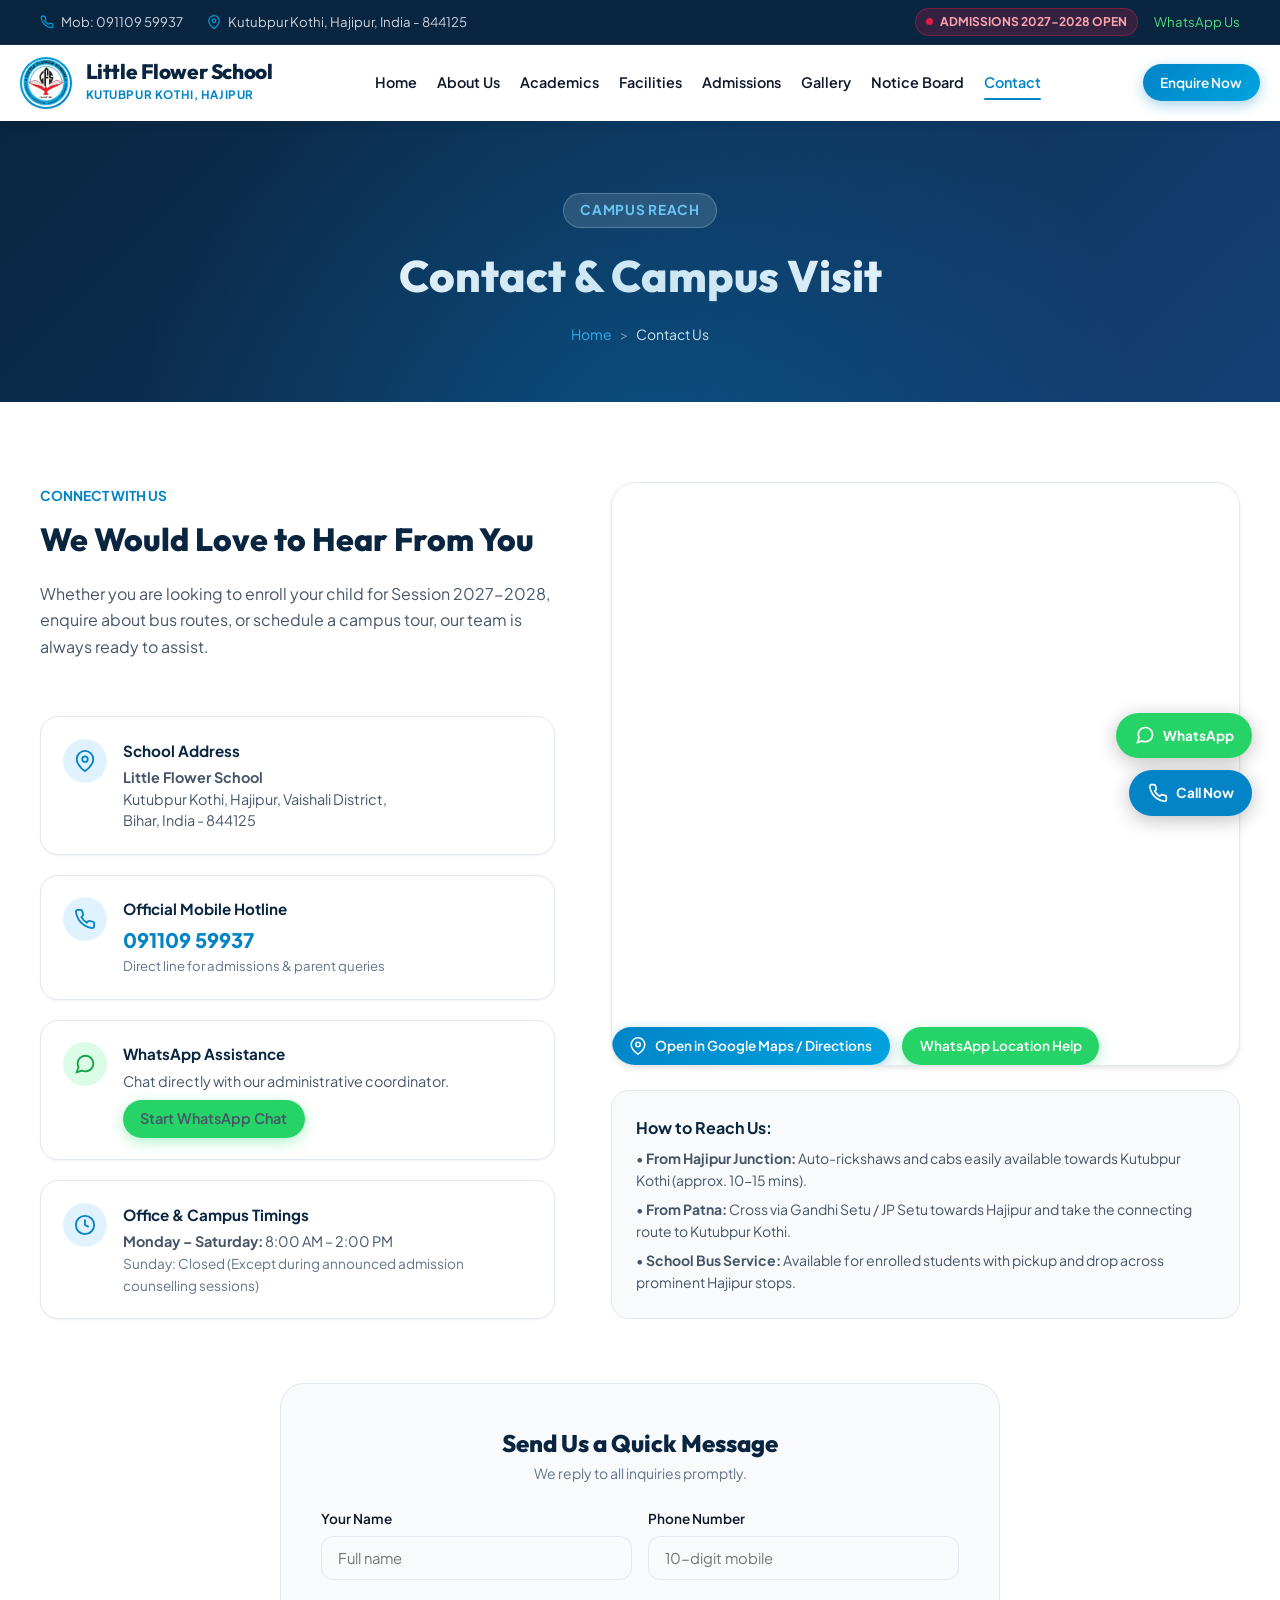
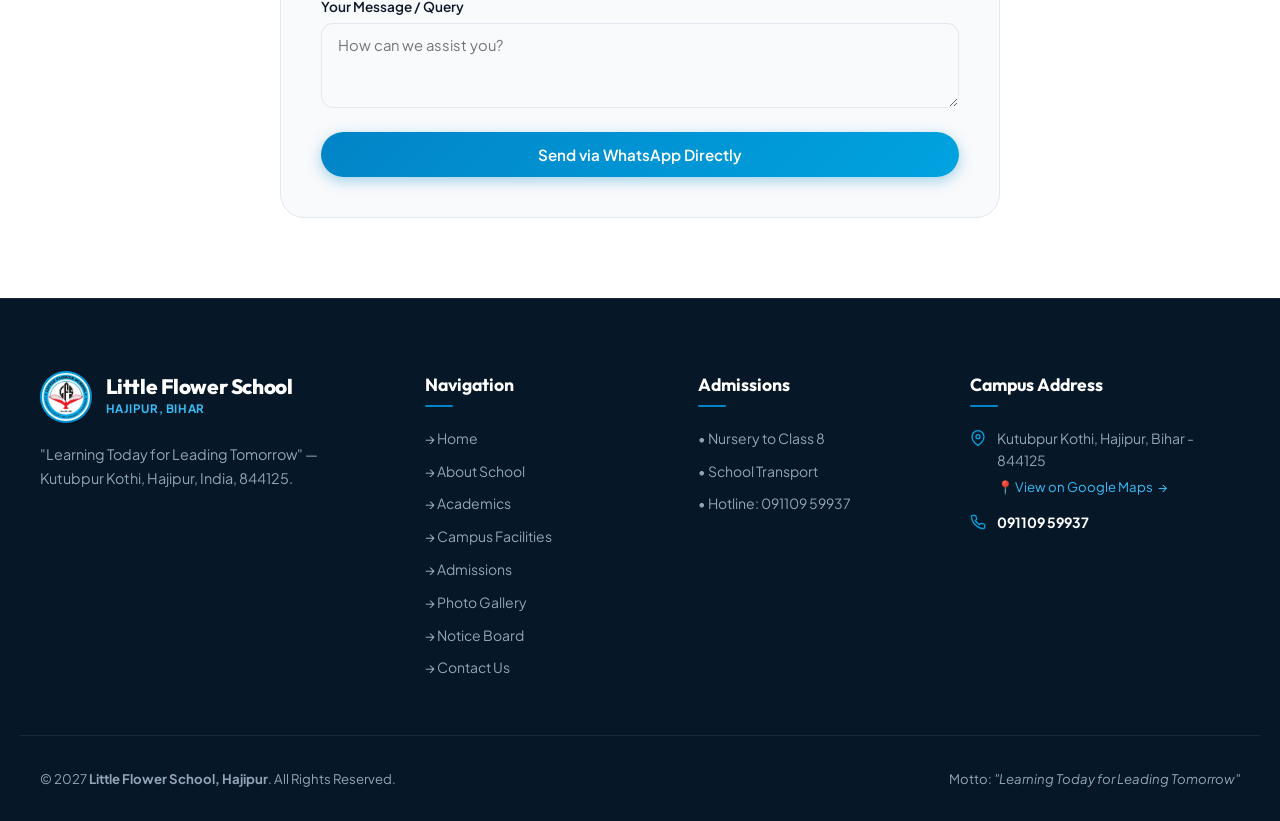
<file: contact.html>
<!DOCTYPE html>
<html lang="en">
<head>
  <meta charset="UTF-8">
  <meta name="viewport" content="width=device-width, initial-scale=1.0">
  <title>Contact & Location | Little Flower School, Hajipur</title>
  <meta name="description" content="Contact Little Flower School, Kutubpur Kothi, Hajipur, Bihar 844125. Call 091109 59937, WhatsApp or visit our campus for admission inquiries.">
  <link rel="icon" type="image/jpeg" href="assets/images/logo.jpg">
  <link rel="stylesheet" href="css/style.css">
</head>
<body>

  <!-- Top Bar -->
  <div class="top-bar">
    <div class="container top-bar-inner">
      <div class="top-contact-group">
        <div class="top-contact-item">
          <svg viewBox="0 0 24 24" fill="none" stroke="currentColor" stroke-width="2" width="14" height="14"><path d="M22 16.92v3a2 2 0 0 1-2.18 2 19.79 19.79 0 0 1-8.63-3.07 19.5 19.5 0 0 1-6-6 19.79 19.79 0 0 1-3.07-8.67A2 2 0 0 1 4.11 2h3a2 2 0 0 1 2 1.72 12.84 12.84 0 0 0 .7 2.81 2 2 0 0 1-.45 2.11L8.09 9.91a16 16 0 0 0 6 6l1.27-1.27a2 2 0 0 1 2.11-.45 12.84 12.84 0 0 0 2.81.7A2 2 0 0 1 22 16.92z"></path></svg>
          <span>Mob: <a href="tel:09110959937">091109 59937</a></span>
        </div>
        <a href="https://maps.app.goo.gl/UAMLcNpK4eCTVXQU8" target="_blank" rel="noopener" class="top-contact-item">
          <svg viewBox="0 0 24 24" fill="none" stroke="currentColor" stroke-width="2" width="14" height="14"><path d="M21 10c0 7-9 13-9 13s-9-6-9-13a9 9 0 0 1 18 0z"></path><circle cx="12" cy="10" r="3"></circle></svg>
          <span>Kutubpur Kothi, Hajipur, India - 844125</span>
        </a>
      </div>
      <div class="top-quick-actions">
        <div class="top-admission-pill">
          <span class="pulse-dot"></span>
          <span>Admissions 2027-2028 Open</span>
        </div>
        <a href="https://wa.me/919110959937" target="_blank" rel="noopener" class="top-contact-item" style="color: #4ade80;">
          <span>WhatsApp Us</span>
        </a>
      </div>
    </div>
  </div>

  <!-- Header -->
  <header class="site-header">
    <div class="container nav-inner">
      <a href="index.html" class="school-brand">
        <div class="school-logo-wrap">
          <img src="assets/images/logo.jpg" alt="Little Flower School Logo" class="school-logo-img">
        </div>
        <div class="school-brand-text">
          <span class="school-name">Little Flower School</span>
          <span class="school-subtext">Kutubpur Kothi, Hajipur</span>
        </div>
      </a>

      <nav class="nav-menu">
        <a href="index.html" class="nav-link">Home</a>
        <a href="about.html" class="nav-link">About Us</a>
        <a href="academics.html" class="nav-link">Academics</a>
        <a href="facilities.html" class="nav-link">Facilities</a>
        <a href="admissions.html" class="nav-link">Admissions</a>
        <a href="gallery.html" class="nav-link">Gallery</a>
        <a href="notices.html" class="nav-link">Notice Board</a>
        <a href="contact.html" class="nav-link active">Contact</a>
      </nav>

      <div class="nav-cta">
        <a href="admissions.html" class="btn btn-primary btn-sm">Enquire Now</a>
        <button class="mobile-menu-toggle" aria-label="Toggle navigation menu">
          <span></span><span></span><span></span>
        </button>
      </div>
    </div>
  </header>

  <!-- Mobile Drawer -->
  <div class="mobile-nav-overlay"></div>
  <aside class="mobile-nav-drawer">
    <div class="mobile-nav-links">
      <a href="index.html" class="nav-link">Home</a>
      <a href="about.html" class="nav-link">About Us</a>
      <a href="academics.html" class="nav-link">Academics</a>
      <a href="facilities.html" class="nav-link">Facilities</a>
      <a href="admissions.html" class="nav-link">Admissions</a>
      <a href="gallery.html" class="nav-link">Gallery</a>
      <a href="notices.html" class="nav-link">Notice Board</a>
      <a href="contact.html" class="nav-link active">Contact</a>
    </div>
  </aside>

  <!-- Page Banner -->
  <section class="page-hero-banner">
    <div class="container">
      <div class="section-badge" style="background: rgba(255,255,255,0.15); color: #7dd3fc; border-color: rgba(255,255,255,0.25);">Campus Reach</div>
      <h1 class="page-hero-title">Contact & Campus Visit</h1>
      <div class="page-hero-crumbs">
        <a href="index.html">Home</a> &gt; <span>Contact Us</span>
      </div>
    </div>
  </section>

  <!-- Contact Details & Map -->
  <section style="padding: 5rem 0; background: #ffffff;">
    <div class="container">
      <div class="contact-grid" style="margin-bottom: 4rem;">
        
        <!-- Contact Cards -->
        <div class="contact-info-panel">
          <div>
            <span style="color: var(--color-brand-blue); font-weight: 700; text-transform: uppercase; font-size: 0.85rem;">Connect With Us</span>
            <h2 style="font-family: var(--font-heading); font-size: 2rem; font-weight: 800; color: var(--color-primary); margin: 0.4rem 0 1rem;">
              We Would Love to Hear From You
            </h2>
            <p style="color: var(--color-text-muted); line-height: 1.65; margin-bottom: 1.5rem;">
              Whether you are looking to enroll your child for Session 2027-2028, enquire about bus routes, or schedule a campus tour, our team is always ready to assist.
            </p>
          </div>

          <div class="contact-cards-list">
            <!-- Address -->
            <div class="contact-card-item">
              <div class="contact-item-icon">
                <svg width="22" height="22" viewBox="0 0 24 24" fill="none" stroke="currentColor" stroke-width="2"><path d="M21 10c0 7-9 13-9 13s-9-6-9-13a9 9 0 0 1 18 0z"></path><circle cx="12" cy="10" r="3"></circle></svg>
              </div>
              <div class="contact-item-content">
                <h4>School Address</h4>
                <p>
                  <strong>Little Flower School</strong><br>
                  Kutubpur Kothi, Hajipur, Vaishali District,<br>
                  Bihar, India - 844125
                </p>
              </div>
            </div>

            <!-- Phone -->
            <div class="contact-card-item">
              <div class="contact-item-icon">
                <svg width="22" height="22" viewBox="0 0 24 24" fill="none" stroke="currentColor" stroke-width="2"><path d="M22 16.92v3a2 2 0 0 1-2.18 2 19.79 19.79 0 0 1-8.63-3.07 19.5 19.5 0 0 1-6-6 19.79 19.79 0 0 1-3.07-8.67A2 2 0 0 1 4.11 2h3a2 2 0 0 1 2 1.72 12.84 12.84 0 0 0 .7 2.81 2 2 0 0 1-.45 2.11L8.09 9.91a16 16 0 0 0 6 6l1.27-1.27a2 2 0 0 1 2.11-.45 12.84 12.84 0 0 0 2.81.7A2 2 0 0 1 22 16.92z"></path></svg>
              </div>
              <div class="contact-item-content">
                <h4>Official Mobile Hotline</h4>
                <p>
                  <a href="tel:09110959937" style="font-size: 1.25rem; font-weight: 800; color: var(--color-brand-blue);">091109 59937</a><br>
                  <span style="font-size: 0.825rem; color: var(--color-text-subtle);">Direct line for admissions & parent queries</span>
                </p>
              </div>
            </div>

            <!-- WhatsApp -->
            <div class="contact-card-item">
              <div class="contact-item-icon" style="background: #dcfce7; color: #16a34a;">
                <svg width="22" height="22" viewBox="0 0 24 24" fill="none" stroke="currentColor" stroke-width="2"><path d="M21 11.5a8.38 8.38 0 0 1-.9 3.8 8.5 8.5 0 0 1-7.6 4.7 8.38 8.38 0 0 1-3.8-.9L3 21l1.9-5.7a8.38 8.38 0 0 1-.9-3.8 8.5 8.5 0 0 1 4.7-7.6 8.38 8.38 0 0 1 3.8-.9h.5a8.48 8.48 0 0 1 8 8v.5z"></path></svg>
              </div>
              <div class="contact-item-content">
                <h4>WhatsApp Assistance</h4>
                <p style="margin-bottom: 0.5rem;">Chat directly with our administrative coordinator.</p>
                <a href="https://wa.me/919110959937" target="_blank" rel="noopener" class="btn btn-whatsapp btn-sm">
                  Start WhatsApp Chat
                </a>
              </div>
            </div>

            <!-- Visiting Hours -->
            <div class="contact-card-item">
              <div class="contact-item-icon">
                <svg width="22" height="22" viewBox="0 0 24 24" fill="none" stroke="currentColor" stroke-width="2"><circle cx="12" cy="12" r="10"></circle><polyline points="12 6 12 12 16 14"></polyline></svg>
              </div>
              <div class="contact-item-content">
                <h4>Office & Campus Timings</h4>
                <p>
                  <strong>Monday – Saturday:</strong> 8:00 AM – 2:00 PM<br>
                  <span style="font-size: 0.85rem; color: var(--color-text-subtle);">Sunday: Closed (Except during announced admission counselling sessions)</span>
                </p>
              </div>
            </div>
          </div>
        </div>

        <!-- Interactive Map & Quick Visit Guidance -->
        <div style="display: flex; flex-direction: column; gap: 1.5rem;">
          <div class="map-wrapper" style="min-height: 420px; display: flex; flex-direction: column;">
            <iframe 
              src="https://maps.google.com/maps?q=Little+Flower+School,+Kutubpur+Kothi,+Hajipur,+Bihar+844125&t=&z=15&ie=UTF8&iwloc=&output=embed" 
              class="map-frame" 
              allowfullscreen="" 
              loading="lazy" 
              referrerpolicy="no-referrer-when-downgrade" 
              title="Little Flower School Kutubpur Kothi Hajipur Map">
            </iframe>
            <div style="margin-top: 1rem; display: flex; flex-wrap: wrap; gap: 0.75rem;">
              <a href="https://maps.app.goo.gl/UAMLcNpK4eCTVXQU8" target="_blank" rel="noopener" class="btn btn-primary btn-sm" style="display: inline-flex; align-items: center; gap: 0.5rem;">
                <svg width="18" height="18" viewBox="0 0 24 24" fill="none" stroke="currentColor" stroke-width="2"><path d="M21 10c0 7-9 13-9 13s-9-6-9-13a9 9 0 0 1 18 0z"></path><circle cx="12" cy="10" r="3"></circle></svg>
                Open in Google Maps / Directions
              </a>
              <a href="https://wa.me/919110959937?text=Hello%20Little%20Flower%20School,%20I%20need%20directions%20to%20visit%20the%20campus." target="_blank" rel="noopener" class="btn btn-whatsapp btn-sm">
                WhatsApp Location Help
              </a>
            </div>
          </div>

          <div style="background: var(--color-bg-page); border: 1px solid var(--color-border); border-radius: var(--radius-lg); padding: 1.5rem;">
            <h4 style="font-size: 1rem; font-weight: 700; color: var(--color-primary); margin-bottom: 0.4rem;">How to Reach Us:</h4>
            <ul style="font-size: 0.875rem; color: var(--color-text-muted); line-height: 1.6; display: flex; flex-direction: column; gap: 0.4rem;">
              <li>&bull; <strong>From Hajipur Junction:</strong> Auto-rickshaws and cabs easily available towards Kutubpur Kothi (approx. 10-15 mins).</li>
              <li>&bull; <strong>From Patna:</strong> Cross via Gandhi Setu / JP Setu towards Hajipur and take the connecting route to Kutubpur Kothi.</li>
              <li>&bull; <strong>School Bus Service:</strong> Available for enrolled students with pickup and drop across prominent Hajipur stops.</li>
            </ul>
          </div>
        </div>

      </div>

      <!-- Quick Message Box -->
      <div style="max-width: 720px; margin: 0 auto; background: var(--color-bg-page); border: 1px solid var(--color-border); border-radius: var(--radius-xl); padding: 2.5rem;">
        <div class="text-center" style="margin-bottom: 1.5rem;">
          <h3 style="font-family: var(--font-heading); font-size: 1.5rem; font-weight: 800; color: var(--color-primary);">Send Us a Quick Message</h3>
          <p style="font-size: 0.875rem; color: var(--color-text-subtle);">We reply to all inquiries promptly.</p>
        </div>
        <form id="contact-quick-form" onsubmit="event.preventDefault(); const n = document.getElementById('cq-name').value; const p = document.getElementById('cq-phone').value; const m = document.getElementById('cq-msg').value; const text = encodeURIComponent('Query from Website:\nName: ' + n + '\nPhone: ' + p + '\nMessage: ' + m); window.open('https://wa.me/919110959937?text=' + text, '_blank');">
          <div class="form-row-2col">
            <div class="form-group">
              <label for="cq-name" class="form-label">Your Name</label>
              <input type="text" id="cq-name" class="form-control" placeholder="Full name" required>
            </div>
            <div class="form-group">
              <label for="cq-phone" class="form-label">Phone Number</label>
              <input type="tel" id="cq-phone" class="form-control" placeholder="10-digit mobile" required>
            </div>
          </div>
          <div class="form-group" style="margin-bottom: 1.5rem;">
            <label for="cq-msg" class="form-label">Your Message / Query</label>
            <textarea id="cq-msg" class="form-control" placeholder="How can we assist you?" rows="3" required></textarea>
          </div>
          <button type="submit" class="btn btn-primary" style="width: 100%;">
            Send via WhatsApp Directly
          </button>
        </form>
      </div>

    </div>
  </section>

  <!-- Footer -->
  <footer class="site-footer">
    <div class="container footer-grid">
      <div class="footer-brand">
        <a href="index.html" class="school-brand">
          <div class="school-logo-wrap">
            <img src="assets/images/logo.jpg" alt="Little Flower School Logo" class="school-logo-img">
          </div>
          <div class="school-brand-text">
            <span class="school-name">Little Flower School</span>
            <span class="school-subtext">Hajipur, Bihar</span>
          </div>
        </a>
        <p class="footer-about-text">
          "Learning Today for Leading Tomorrow" — Kutubpur Kothi, Hajipur, India, 844125.
        </p>
      </div>

      <div>
        <h4 class="footer-col-title">Navigation</h4>
        <div class="footer-links-list">
          <a href="index.html" class="footer-link">&rarr; Home</a>
          <a href="about.html" class="footer-link">&rarr; About School</a>
          <a href="academics.html" class="footer-link">&rarr; Academics</a>
          <a href="facilities.html" class="footer-link">&rarr; Campus Facilities</a>
          <a href="admissions.html" class="footer-link">&rarr; Admissions</a>
          <a href="gallery.html" class="footer-link">&rarr; Photo Gallery</a>
          <a href="notices.html" class="footer-link">&rarr; Notice Board</a>
          <a href="contact.html" class="footer-link">&rarr; Contact Us</a>
        </div>
      </div>

      <div>
        <h4 class="footer-col-title">Admissions</h4>
        <div class="footer-links-list">
          <span class="footer-link">&bull; Nursery to Class 8</span>
          <span class="footer-link">&bull; School Transport</span>
          <span class="footer-link">&bull; Hotline: 091109 59937</span>
        </div>
      </div>

      <div>
        <h4 class="footer-col-title">Campus Address</h4>
        <div class="footer-contact-list">
          <div class="footer-contact-row">
            <svg viewBox="0 0 24 24" fill="none" stroke="currentColor" stroke-width="2" width="16" height="16"><path d="M21 10c0 7-9 13-9 13s-9-6-9-13a9 9 0 0 1 18 0z"></path><circle cx="12" cy="10" r="3"></circle></svg>
            <div>
              <span>Kutubpur Kothi, Hajipur, Bihar - 844125</span><br>
              <a href="https://maps.app.goo.gl/UAMLcNpK4eCTVXQU8" target="_blank" rel="noopener" style="color: #38bdf8; font-size: 0.825rem; display: inline-flex; align-items: center; gap: 0.35rem; margin-top: 0.25rem;">
                <span>📍 View on Google Maps</span> &rarr;
              </a>
            </div>
          </div>
          <div class="footer-contact-row">
            <svg viewBox="0 0 24 24" fill="none" stroke="currentColor" stroke-width="2" width="16" height="16"><path d="M22 16.92v3a2 2 0 0 1-2.18 2 19.79 19.79 0 0 1-8.63-3.07 19.5 19.5 0 0 1-6-6 19.79 19.79 0 0 1-3.07-8.67A2 2 0 0 1 4.11 2h3a2 2 0 0 1 2 1.72 12.84 12.84 0 0 0 .7 2.81 2 2 0 0 1-.45 2.11L8.09 9.91a16 16 0 0 0 6 6l1.27-1.27a2 2 0 0 1 2.11-.45 12.84 12.84 0 0 0 2.81.7A2 2 0 0 1 22 16.92z"></path></svg>
            <span><a href="tel:09110959937" style="color: #ffffff; font-weight: 700;">091109 59937</a></span>
          </div>
        </div>
      </div>
    </div>

    <div class="container footer-bottom">
      <div>&copy; 2027 <strong>Little Flower School, Hajipur</strong>. All Rights Reserved.</div>
      <div>Motto: <em>"Learning Today for Leading Tomorrow"</em></div>
    </div>
  </footer>

  <!-- Floating Action Buttons -->
  <div class="floating-actions-wrap">
    <a href="https://wa.me/919110959937" target="_blank" rel="noopener" class="fab-btn fab-whatsapp" aria-label="Chat on WhatsApp">
      <svg width="20" height="20" viewBox="0 0 24 24" fill="none" stroke="currentColor" stroke-width="2"><path d="M21 11.5a8.38 8.38 0 0 1-.9 3.8 8.5 8.5 0 0 1-7.6 4.7 8.38 8.38 0 0 1-3.8-.9L3 21l1.9-5.7a8.38 8.38 0 0 1-.9-3.8 8.5 8.5 0 0 1 4.7-7.6 8.38 8.38 0 0 1 3.8-.9h.5a8.48 8.48 0 0 1 8 8v.5z"></path></svg>
      <span>WhatsApp</span>
    </a>
    <a href="tel:09110959937" class="fab-btn fab-call" aria-label="Call School">
      <svg width="20" height="20" viewBox="0 0 24 24" fill="none" stroke="currentColor" stroke-width="2"><path d="M22 16.92v3a2 2 0 0 1-2.18 2 19.79 19.79 0 0 1-8.63-3.07 19.5 19.5 0 0 1-6-6 19.79 19.79 0 0 1-3.07-8.67A2 2 0 0 1 4.11 2h3a2 2 0 0 1 2 1.72 12.84 12.84 0 0 0 .7 2.81 2 2 0 0 1-.45 2.11L8.09 9.91a16 16 0 0 0 6 6l1.27-1.27a2 2 0 0 1 2.11-.45 12.84 12.84 0 0 0 2.81.7A2 2 0 0 1 22 16.92z"></path></svg>
      <span>Call Now</span>
    </a>
    <button class="scroll-top-btn" aria-label="Scroll to top">
      <svg width="20" height="20" viewBox="0 0 24 24" fill="none" stroke="currentColor" stroke-width="2"><polyline points="18 15 12 9 6 15"></polyline></svg>
    </button>
  </div>

  <!-- Mobile Docked Bottom Action Bar -->
  <div class="mobile-bottom-bar">
    <a href="tel:09110959937" class="mobile-bottom-btn mobile-bottom-call">
      <svg width="18" height="18" viewBox="0 0 24 24" fill="none" stroke="currentColor" stroke-width="2"><path d="M22 16.92v3a2 2 0 0 1-2.18 2 19.79 19.79 0 0 1-8.63-3.07 19.5 19.5 0 0 1-6-6 19.79 19.79 0 0 1-3.07-8.67A2 2 0 0 1 4.11 2h3a2 2 0 0 1 2 1.72 12.84 12.84 0 0 0 .7 2.81 2 2 0 0 1-.45 2.11L8.09 9.91a16 16 0 0 0 6 6l1.27-1.27a2 2 0 0 1 2.11-.45 12.84 12.84 0 0 0 2.81.7A2 2 0 0 1 22 16.92z"></path></svg>
      <span>Call School</span>
    </a>
    <a href="https://wa.me/919110959937" target="_blank" rel="noopener" class="mobile-bottom-btn mobile-bottom-whatsapp">
      <svg width="18" height="18" viewBox="0 0 24 24" fill="none" stroke="currentColor" stroke-width="2"><path d="M21 11.5a8.38 8.38 0 0 1-.9 3.8 8.5 8.5 0 0 1-7.6 4.7 8.38 8.38 0 0 1-3.8-.9L3 21l1.9-5.7a8.38 8.38 0 0 1-.9-3.8 8.5 8.5 0 0 1 4.7-7.6 8.38 8.38 0 0 1 3.8-.9h.5a8.48 8.48 0 0 1 8 8v.5z"></path></svg>
      <span>WhatsApp</span>
    </a>
  </div>

  <script src="js/main.js"></script>
</body>
</html>
</file>
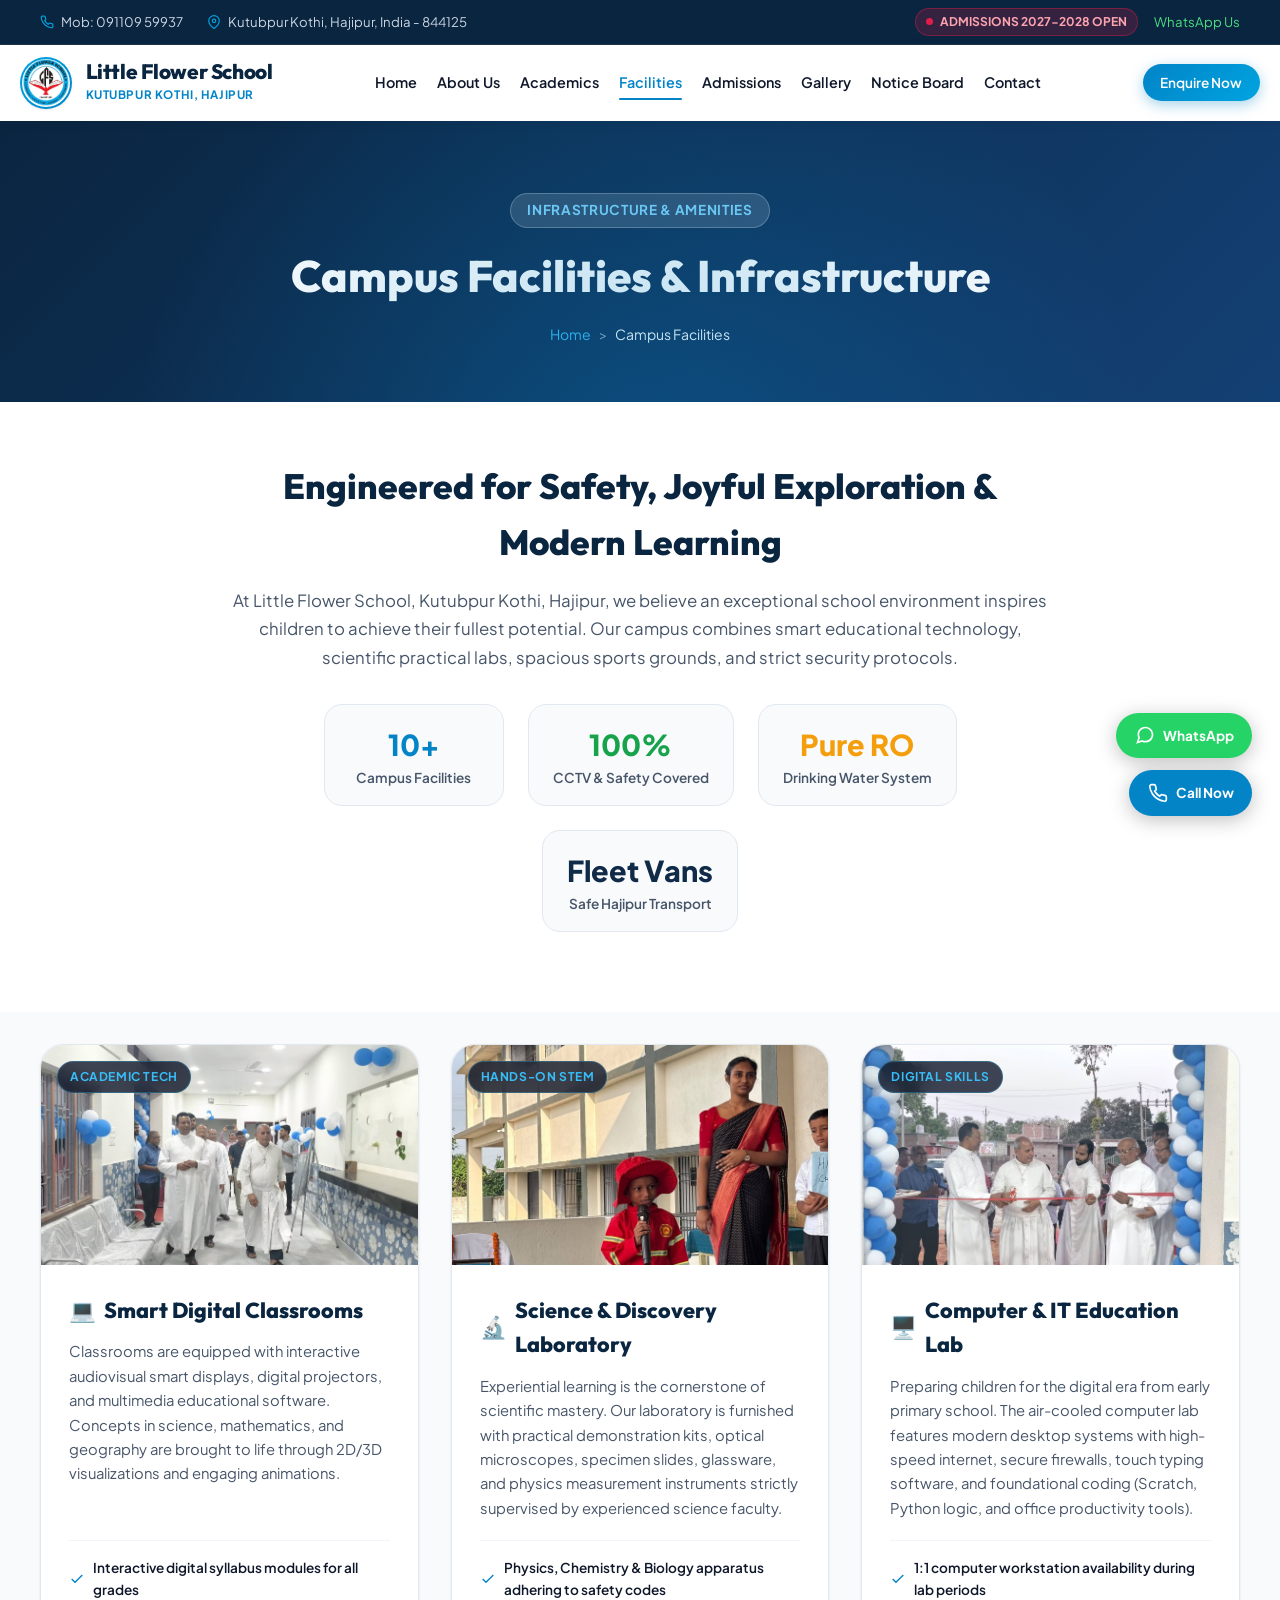
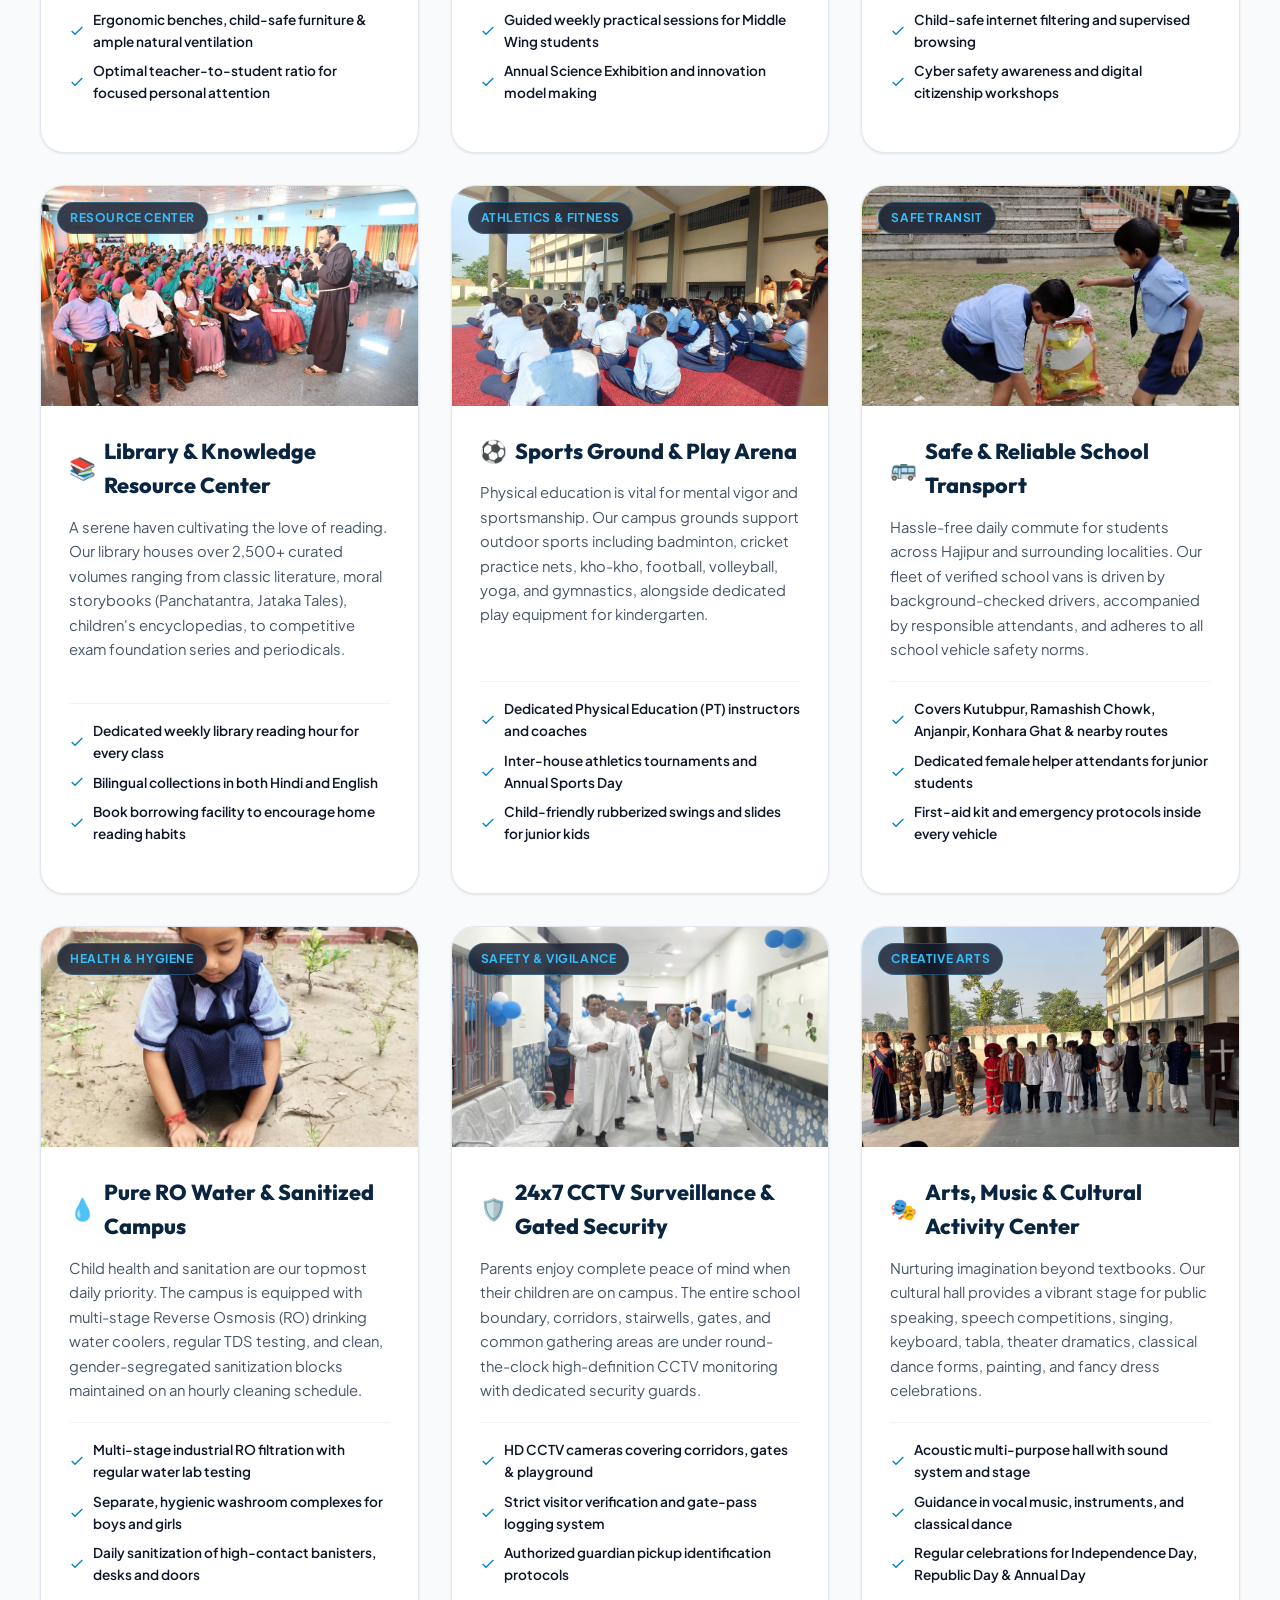
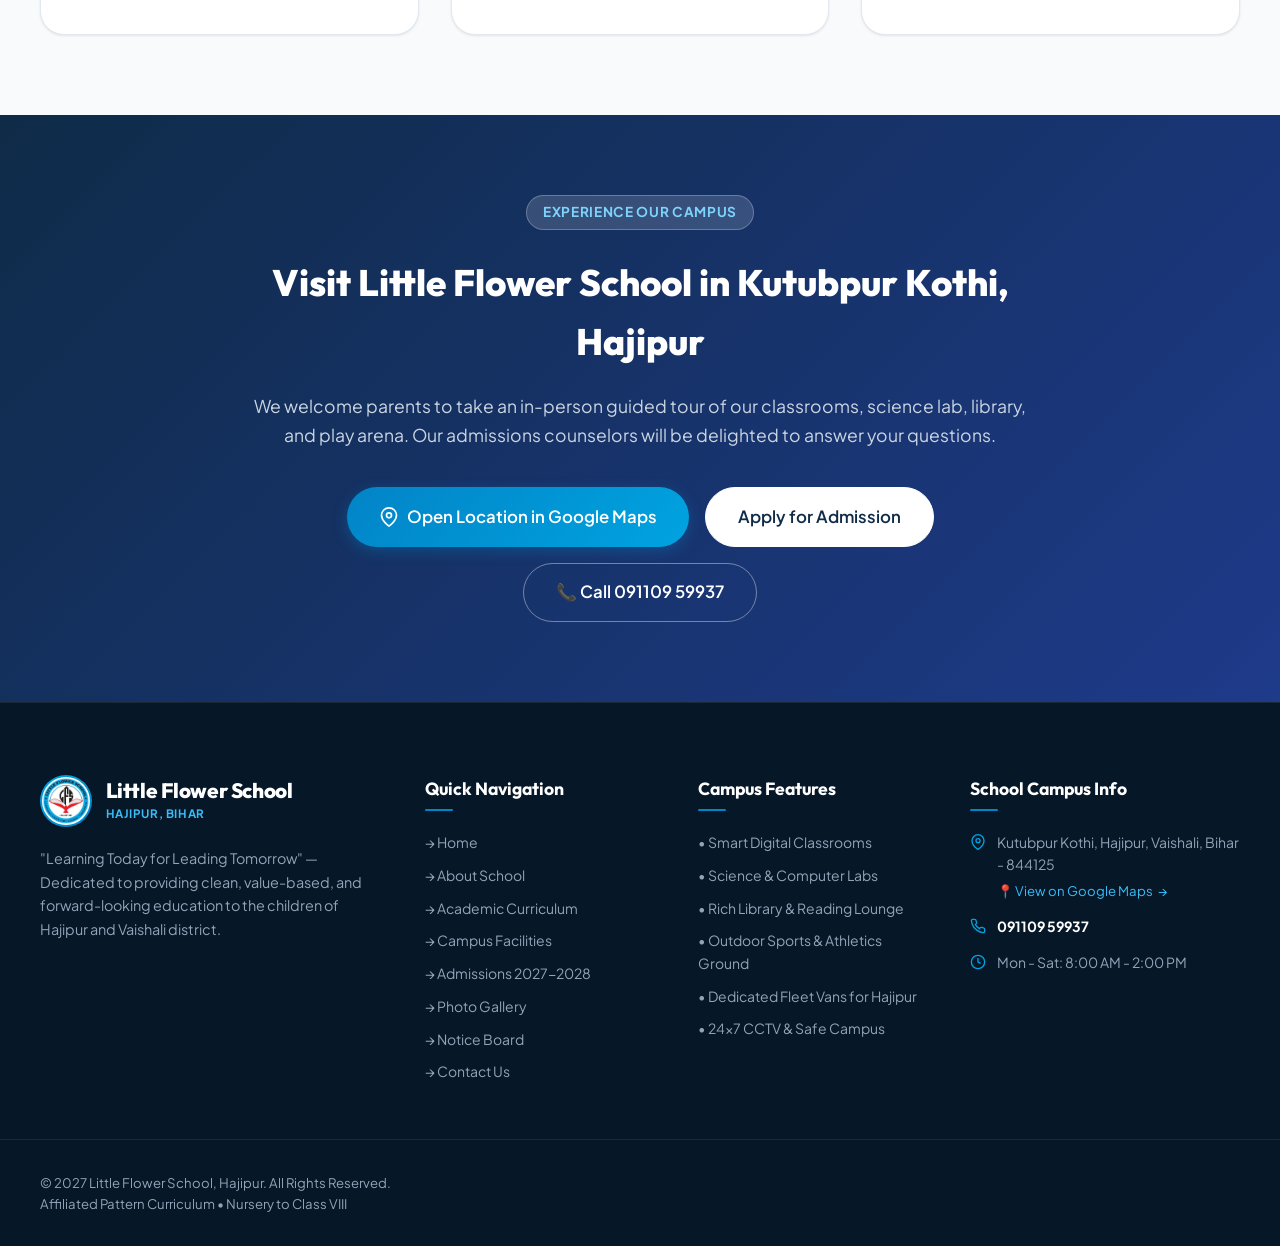
<file: facilities.html>
<!DOCTYPE html>
<html lang="en">
<head>
  <meta charset="UTF-8">
  <meta name="viewport" content="width=device-width, initial-scale=1.0">
  <title>Campus Facilities & Infrastructure | Little Flower School, Hajipur</title>
  <meta name="description" content="Explore state-of-the-art campus facilities at Little Flower School, Kutubpur Kothi, Hajipur: Smart digital classrooms, science labs, computer lab, library, sports ground, safe transport, and 24x7 CCTV.">
  <link rel="icon" type="image/jpeg" href="assets/images/logo.jpg">
  <link rel="stylesheet" href="css/style.css">
  <style>
    .facility-detailed-card {
      background: #ffffff;
      border: 1px solid var(--color-border);
      border-radius: var(--radius-xl);
      overflow: hidden;
      box-shadow: var(--shadow-sm);
      transition: all var(--transition-base);
      display: flex;
      flex-direction: column;
    }
    .facility-detailed-card:hover {
      transform: translateY(-6px);
      box-shadow: var(--shadow-xl);
      border-color: #bae6fd;
    }
    .facility-card-media {
      height: 220px;
      position: relative;
      overflow: hidden;
      background: #0f172a;
    }
    .facility-card-img {
      width: 100%;
      height: 100%;
      object-fit: cover;
      transition: transform var(--transition-slow);
    }
    .facility-detailed-card:hover .facility-card-img {
      transform: scale(1.05);
    }
    .facility-card-badge {
      position: absolute;
      top: 1rem;
      left: 1rem;
      background: rgba(15, 23, 42, 0.8);
      backdrop-filter: blur(8px);
      color: #38bdf8;
      font-size: 0.75rem;
      font-weight: 700;
      padding: 0.35rem 0.75rem;
      border-radius: var(--radius-full);
      border: 1px solid rgba(56, 189, 248, 0.3);
      text-transform: uppercase;
      letter-spacing: 0.05em;
    }
    .facility-card-body {
      padding: 1.75rem;
      display: flex;
      flex-direction: column;
      flex-grow: 1;
    }
    .facility-card-title {
      font-family: var(--font-heading);
      font-size: 1.35rem;
      font-weight: 800;
      color: var(--color-primary);
      margin-bottom: 0.75rem;
      display: flex;
      align-items: center;
      gap: 0.5rem;
    }
    .facility-card-desc {
      font-size: 0.925rem;
      color: var(--color-text-muted);
      line-height: 1.65;
      margin-bottom: 1.25rem;
      flex-grow: 1;
    }
    .facility-features-list {
      display: flex;
      flex-direction: column;
      gap: 0.5rem;
      margin-bottom: 1.25rem;
      padding-top: 1rem;
      border-top: 1px solid var(--color-border-light);
    }
    .facility-feature-point {
      display: flex;
      align-items: center;
      gap: 0.5rem;
      font-size: 0.85rem;
      color: var(--color-text-main);
      font-weight: 600;
    }
    .facility-feature-point svg {
      color: var(--color-brand-blue);
      flex-shrink: 0;
    }
  </style>
</head>
<body>

  <!-- Top Bar -->
  <div class="top-bar">
    <div class="container top-bar-inner">
      <div class="top-contact-group">
        <div class="top-contact-item">
          <svg viewBox="0 0 24 24" fill="none" stroke="currentColor" stroke-width="2" width="14" height="14"><path d="M22 16.92v3a2 2 0 0 1-2.18 2 19.79 19.79 0 0 1-8.63-3.07 19.5 19.5 0 0 1-6-6 19.79 19.79 0 0 1-3.07-8.67A2 2 0 0 1 4.11 2h3a2 2 0 0 1 2 1.72 12.84 12.84 0 0 0 .7 2.81 2 2 0 0 1-.45 2.11L8.09 9.91a16 16 0 0 0 6 6l1.27-1.27a2 2 0 0 1 2.11-.45 12.84 12.84 0 0 0 2.81.7A2 2 0 0 1 22 16.92z"></path></svg>
          <span>Mob: <a href="tel:09110959937">091109 59937</a></span>
        </div>
        <a href="https://maps.app.goo.gl/UAMLcNpK4eCTVXQU8" target="_blank" rel="noopener" class="top-contact-item">
          <svg viewBox="0 0 24 24" fill="none" stroke="currentColor" stroke-width="2" width="14" height="14"><path d="M21 10c0 7-9 13-9 13s-9-6-9-13a9 9 0 0 1 18 0z"></path><circle cx="12" cy="10" r="3"></circle></svg>
          <span>Kutubpur Kothi, Hajipur, India - 844125</span>
        </a>
      </div>
      <div class="top-quick-actions">
        <div class="top-admission-pill">
          <span class="pulse-dot"></span>
          <span>Admissions 2027-2028 Open</span>
        </div>
        <a href="https://wa.me/919110959937" target="_blank" rel="noopener" class="top-contact-item" style="color: #4ade80;">
          <span>WhatsApp Us</span>
        </a>
      </div>
    </div>
  </div>

  <!-- Header -->
  <header class="site-header">
    <div class="container nav-inner">
      <a href="index.html" class="school-brand">
        <div class="school-logo-wrap">
          <img src="assets/images/logo.jpg" alt="Little Flower School Logo" class="school-logo-img">
        </div>
        <div class="school-brand-text">
          <span class="school-name">Little Flower School</span>
          <span class="school-subtext">Kutubpur Kothi, Hajipur</span>
        </div>
      </a>

      <nav class="nav-menu">
        <a href="index.html" class="nav-link">Home</a>
        <a href="about.html" class="nav-link">About Us</a>
        <a href="academics.html" class="nav-link">Academics</a>
        <a href="facilities.html" class="nav-link active">Facilities</a>
        <a href="admissions.html" class="nav-link">Admissions</a>
        <a href="gallery.html" class="nav-link">Gallery</a>
        <a href="notices.html" class="nav-link">Notice Board</a>
        <a href="contact.html" class="nav-link">Contact</a>
      </nav>

      <div class="nav-cta">
        <a href="admissions.html" class="btn btn-primary btn-sm">Enquire Now</a>
        <button class="mobile-menu-toggle" aria-label="Toggle navigation menu">
          <span></span><span></span><span></span>
        </button>
      </div>
    </div>
  </header>

  <!-- Mobile Drawer -->
  <div class="mobile-nav-overlay"></div>
  <aside class="mobile-nav-drawer">
    <div class="mobile-nav-links">
      <a href="index.html" class="nav-link">Home</a>
      <a href="about.html" class="nav-link">About Us</a>
      <a href="academics.html" class="nav-link">Academics</a>
      <a href="facilities.html" class="nav-link active">Facilities</a>
      <a href="admissions.html" class="nav-link">Admissions</a>
      <a href="gallery.html" class="nav-link">Photo Gallery</a>
      <a href="notices.html" class="nav-link">Notice Board</a>
      <a href="contact.html" class="nav-link">Contact Us</a>
    </div>
    <div style="display: flex; flex-direction: column; gap: 0.75rem;">
      <a href="tel:09110959937" class="btn btn-secondary btn-sm" style="width: 100%;">
        <svg width="16" height="16" viewBox="0 0 24 24" fill="none" stroke="currentColor" stroke-width="2"><path d="M22 16.92v3a2 2 0 0 1-2.18 2 19.79 19.79 0 0 1-8.63-3.07 19.5 19.5 0 0 1-6-6 19.79 19.79 0 0 1-3.07-8.67A2 2 0 0 1 4.11 2h3a2 2 0 0 1 2 1.72 12.84 12.84 0 0 0 .7 2.81 2 2 0 0 1-.45 2.11L8.09 9.91a16 16 0 0 0 6 6l1.27-1.27a2 2 0 0 1 2.11-.45 12.84 12.84 0 0 0 2.81.7A2 2 0 0 1 22 16.92z"></path></svg>
        Call 091109 59937
      </a>
      <a href="https://wa.me/919110959937" target="_blank" rel="noopener" class="btn btn-whatsapp btn-sm" style="width: 100%;">
        Chat on WhatsApp
      </a>
    </div>
  </aside>

  <!-- Page Banner -->
  <section class="page-hero-banner">
    <div class="container">
      <div class="section-badge" style="background: rgba(255,255,255,0.15); color: #7dd3fc; border-color: rgba(255,255,255,0.25);">Infrastructure & Amenities</div>
      <h1 class="page-hero-title">Campus Facilities & Infrastructure</h1>
      <div class="page-hero-crumbs">
        <a href="index.html">Home</a> &gt; <span>Campus Facilities</span>
      </div>
    </div>
  </section>

  <!-- Overview Strip -->
  <section style="padding: 3.5rem 0 2rem; background: #ffffff;">
    <div class="container text-center" style="max-width: 860px;">
      <h2 style="font-family: var(--font-heading); font-size: 2.2rem; font-weight: 800; color: var(--color-primary); margin-bottom: 1rem;">
        Engineered for Safety, Joyful Exploration & Modern Learning
      </h2>
      <p style="font-size: 1.05rem; color: var(--color-text-muted); line-height: 1.7; margin-bottom: 2rem;">
        At Little Flower School, Kutubpur Kothi, Hajipur, we believe an exceptional school environment inspires children to achieve their fullest potential. Our campus combines smart educational technology, scientific practical labs, spacious sports grounds, and strict security protocols.
      </p>

      <div style="display: flex; justify-content: center; flex-wrap: wrap; gap: 1.5rem; margin-bottom: 3rem;">
        <div style="background: #f8fafc; border: 1px solid var(--color-border); padding: 1rem 1.5rem; border-radius: var(--radius-lg); text-align: center; min-width: 180px;">
          <div style="font-size: 1.8rem; font-weight: 800; color: #0284c7;">10+</div>
          <div style="font-size: 0.85rem; font-weight: 600; color: var(--color-text-muted);">Campus Facilities</div>
        </div>
        <div style="background: #f8fafc; border: 1px solid var(--color-border); padding: 1rem 1.5rem; border-radius: var(--radius-lg); text-align: center; min-width: 180px;">
          <div style="font-size: 1.8rem; font-weight: 800; color: #16a34a;">100%</div>
          <div style="font-size: 0.85rem; font-weight: 600; color: var(--color-text-muted);">CCTV & Safety Covered</div>
        </div>
        <div style="background: #f8fafc; border: 1px solid var(--color-border); padding: 1rem 1.5rem; border-radius: var(--radius-lg); text-align: center; min-width: 180px;">
          <div style="font-size: 1.8rem; font-weight: 800; color: #f59e0b;">Pure RO</div>
          <div style="font-size: 0.85rem; font-weight: 600; color: var(--color-text-muted);">Drinking Water System</div>
        </div>
        <div style="background: #f8fafc; border: 1px solid var(--color-border); padding: 1rem 1.5rem; border-radius: var(--radius-lg); text-align: center; min-width: 180px;">
          <div style="font-size: 1.8rem; font-weight: 800; color: #0f2b48;">Fleet Vans</div>
          <div style="font-size: 0.85rem; font-weight: 600; color: var(--color-text-muted);">Safe Hajipur Transport</div>
        </div>
      </div>
    </div>
  </section>

  <!-- Detailed Facilities Grid -->
  <section style="padding: 2rem 0 5rem; background: var(--color-bg-page);">
    <div class="container">
      <div style="display: grid; grid-template-columns: repeat(auto-fit, minmax(280px, 1fr)); gap: 2rem;">

        <!-- 1. Smart Digital Classrooms -->
        <div class="facility-detailed-card">
          <div class="facility-card-media">
            <img src="assets/images/campus-corridor.jpg" alt="Smart Classrooms at Little Flower School" class="facility-card-img">
            <span class="facility-card-badge">Academic Tech</span>
          </div>
          <div class="facility-card-body">
            <h3 class="facility-card-title">
              <span>💻</span> Smart Digital Classrooms
            </h3>
            <p class="facility-card-desc">
              Classrooms are equipped with interactive audiovisual smart displays, digital projectors, and multimedia educational software. Concepts in science, mathematics, and geography are brought to life through 2D/3D visualizations and engaging animations.
            </p>
            <div class="facility-features-list">
              <div class="facility-feature-point">
                <svg width="16" height="16" viewBox="0 0 24 24" fill="none" stroke="currentColor" stroke-width="2"><polyline points="20 6 9 17 4 12"></polyline></svg>
                <span>Interactive digital syllabus modules for all grades</span>
              </div>
              <div class="facility-feature-point">
                <svg width="16" height="16" viewBox="0 0 24 24" fill="none" stroke="currentColor" stroke-width="2"><polyline points="20 6 9 17 4 12"></polyline></svg>
                <span>Ergonomic benches, child-safe furniture & ample natural ventilation</span>
              </div>
              <div class="facility-feature-point">
                <svg width="16" height="16" viewBox="0 0 24 24" fill="none" stroke="currentColor" stroke-width="2"><polyline points="20 6 9 17 4 12"></polyline></svg>
                <span>Optimal teacher-to-student ratio for focused personal attention</span>
              </div>
            </div>
          </div>
        </div>

        <!-- 2. Science & Innovation Labs -->
        <div class="facility-detailed-card">
          <div class="facility-card-media">
            <img src="assets/images/student-speech.jpg" alt="Science Learning at Little Flower School" class="facility-card-img">
            <span class="facility-card-badge">Hands-On STEM</span>
          </div>
          <div class="facility-card-body">
            <h3 class="facility-card-title">
              <span>🔬</span> Science & Discovery Laboratory
            </h3>
            <p class="facility-card-desc">
              Experiential learning is the cornerstone of scientific mastery. Our laboratory is furnished with practical demonstration kits, optical microscopes, specimen slides, glassware, and physics measurement instruments strictly supervised by experienced science faculty.
            </p>
            <div class="facility-features-list">
              <div class="facility-feature-point">
                <svg width="16" height="16" viewBox="0 0 24 24" fill="none" stroke="currentColor" stroke-width="2"><polyline points="20 6 9 17 4 12"></polyline></svg>
                <span>Physics, Chemistry & Biology apparatus adhering to safety codes</span>
              </div>
              <div class="facility-feature-point">
                <svg width="16" height="16" viewBox="0 0 24 24" fill="none" stroke="currentColor" stroke-width="2"><polyline points="20 6 9 17 4 12"></polyline></svg>
                <span>Guided weekly practical sessions for Middle Wing students</span>
              </div>
              <div class="facility-feature-point">
                <svg width="16" height="16" viewBox="0 0 24 24" fill="none" stroke="currentColor" stroke-width="2"><polyline points="20 6 9 17 4 12"></polyline></svg>
                <span>Annual Science Exhibition and innovation model making</span>
              </div>
            </div>
          </div>
        </div>

        <!-- 3. Computer & IT Lab -->
        <div class="facility-detailed-card">
          <div class="facility-card-media">
            <img src="assets/images/campus-inauguration.jpg" alt="Computer Education at Little Flower School" class="facility-card-img">
            <span class="facility-card-badge">Digital Skills</span>
          </div>
          <div class="facility-card-body">
            <h3 class="facility-card-title">
              <span>🖥️</span> Computer & IT Education Lab
            </h3>
            <p class="facility-card-desc">
              Preparing children for the digital era from early primary school. The air-cooled computer lab features modern desktop systems with high-speed internet, secure firewalls, touch typing software, and foundational coding (Scratch, Python logic, and office productivity tools).
            </p>
            <div class="facility-features-list">
              <div class="facility-feature-point">
                <svg width="16" height="16" viewBox="0 0 24 24" fill="none" stroke="currentColor" stroke-width="2"><polyline points="20 6 9 17 4 12"></polyline></svg>
                <span>1:1 computer workstation availability during lab periods</span>
              </div>
              <div class="facility-feature-point">
                <svg width="16" height="16" viewBox="0 0 24 24" fill="none" stroke="currentColor" stroke-width="2"><polyline points="20 6 9 17 4 12"></polyline></svg>
                <span>Child-safe internet filtering and supervised browsing</span>
              </div>
              <div class="facility-feature-point">
                <svg width="16" height="16" viewBox="0 0 24 24" fill="none" stroke="currentColor" stroke-width="2"><polyline points="20 6 9 17 4 12"></polyline></svg>
                <span>Cyber safety awareness and digital citizenship workshops</span>
              </div>
            </div>
          </div>
        </div>

        <!-- 4. Library & Reading Lounge -->
        <div class="facility-detailed-card">
          <div class="facility-card-media">
            <img src="assets/images/faculty-seminar.jpg" alt="School Library and Faculty" class="facility-card-img">
            <span class="facility-card-badge">Resource Center</span>
          </div>
          <div class="facility-card-body">
            <h3 class="facility-card-title">
              <span>📚</span> Library & Knowledge Resource Center
            </h3>
            <p class="facility-card-desc">
              A serene haven cultivating the love of reading. Our library houses over 2,500+ curated volumes ranging from classic literature, moral storybooks (Panchatantra, Jataka Tales), children's encyclopedias, to competitive exam foundation series and periodicals.
            </p>
            <div class="facility-features-list">
              <div class="facility-feature-point">
                <svg width="16" height="16" viewBox="0 0 24 24" fill="none" stroke="currentColor" stroke-width="2"><polyline points="20 6 9 17 4 12"></polyline></svg>
                <span>Dedicated weekly library reading hour for every class</span>
              </div>
              <div class="facility-feature-point">
                <svg width="16" height="16" viewBox="0 0 24 24" fill="none" stroke="currentColor" stroke-width="2"><polyline points="20 6 9 17 4 12"></polyline></svg>
                <span>Bilingual collections in both Hindi and English</span>
              </div>
              <div class="facility-feature-point">
                <svg width="16" height="16" viewBox="0 0 24 24" fill="none" stroke="currentColor" stroke-width="2"><polyline points="20 6 9 17 4 12"></polyline></svg>
                <span>Book borrowing facility to encourage home reading habits</span>
              </div>
            </div>
          </div>
        </div>

        <!-- 5. Outdoor Sports & Play Arena -->
        <div class="facility-detailed-card">
          <div class="facility-card-media">
            <img src="assets/images/morning-assembly.jpg" alt="Sports Ground at Little Flower School" class="facility-card-img">
            <span class="facility-card-badge">Athletics & Fitness</span>
          </div>
          <div class="facility-card-body">
            <h3 class="facility-card-title">
              <span>⚽</span> Sports Ground & Play Arena
            </h3>
            <p class="facility-card-desc">
              Physical education is vital for mental vigor and sportsmanship. Our campus grounds support outdoor sports including badminton, cricket practice nets, kho-kho, football, volleyball, yoga, and gymnastics, alongside dedicated play equipment for kindergarten.
            </p>
            <div class="facility-features-list">
              <div class="facility-feature-point">
                <svg width="16" height="16" viewBox="0 0 24 24" fill="none" stroke="currentColor" stroke-width="2"><polyline points="20 6 9 17 4 12"></polyline></svg>
                <span>Dedicated Physical Education (PT) instructors and coaches</span>
              </div>
              <div class="facility-feature-point">
                <svg width="16" height="16" viewBox="0 0 24 24" fill="none" stroke="currentColor" stroke-width="2"><polyline points="20 6 9 17 4 12"></polyline></svg>
                <span>Inter-house athletics tournaments and Annual Sports Day</span>
              </div>
              <div class="facility-feature-point">
                <svg width="16" height="16" viewBox="0 0 24 24" fill="none" stroke="currentColor" stroke-width="2"><polyline points="20 6 9 17 4 12"></polyline></svg>
                <span>Child-friendly rubberized swings and slides for junior kids</span>
              </div>
            </div>
          </div>
        </div>

        <!-- 6. Safe & Reliable Transport -->
        <div class="facility-detailed-card">
          <div class="facility-card-media">
            <img src="assets/images/cleanliness-drive.jpg" alt="School Transport Fleet Hajipur" class="facility-card-img">
            <span class="facility-card-badge">Safe Transit</span>
          </div>
          <div class="facility-card-body">
            <h3 class="facility-card-title">
              <span>🚌</span> Safe & Reliable School Transport
            </h3>
            <p class="facility-card-desc">
              Hassle-free daily commute for students across Hajipur and surrounding localities. Our fleet of verified school vans is driven by background-checked drivers, accompanied by responsible attendants, and adheres to all school vehicle safety norms.
            </p>
            <div class="facility-features-list">
              <div class="facility-feature-point">
                <svg width="16" height="16" viewBox="0 0 24 24" fill="none" stroke="currentColor" stroke-width="2"><polyline points="20 6 9 17 4 12"></polyline></svg>
                <span>Covers Kutubpur, Ramashish Chowk, Anjanpir, Konhara Ghat & nearby routes</span>
              </div>
              <div class="facility-feature-point">
                <svg width="16" height="16" viewBox="0 0 24 24" fill="none" stroke="currentColor" stroke-width="2"><polyline points="20 6 9 17 4 12"></polyline></svg>
                <span>Dedicated female helper attendants for junior students</span>
              </div>
              <div class="facility-feature-point">
                <svg width="16" height="16" viewBox="0 0 24 24" fill="none" stroke="currentColor" stroke-width="2"><polyline points="20 6 9 17 4 12"></polyline></svg>
                <span>First-aid kit and emergency protocols inside every vehicle</span>
              </div>
            </div>
          </div>
        </div>

        <!-- 7. Hygienic Campus & RO Drinking Water -->
        <div class="facility-detailed-card">
          <div class="facility-card-media">
            <img src="assets/images/green-drive.jpg" alt="Clean and Green Campus" class="facility-card-img">
            <span class="facility-card-badge">Health & Hygiene</span>
          </div>
          <div class="facility-card-body">
            <h3 class="facility-card-title">
              <span>💧</span> Pure RO Water & Sanitized Campus
            </h3>
            <p class="facility-card-desc">
              Child health and sanitation are our topmost daily priority. The campus is equipped with multi-stage Reverse Osmosis (RO) drinking water coolers, regular TDS testing, and clean, gender-segregated sanitization blocks maintained on an hourly cleaning schedule.
            </p>
            <div class="facility-features-list">
              <div class="facility-feature-point">
                <svg width="16" height="16" viewBox="0 0 24 24" fill="none" stroke="currentColor" stroke-width="2"><polyline points="20 6 9 17 4 12"></polyline></svg>
                <span>Multi-stage industrial RO filtration with regular water lab testing</span>
              </div>
              <div class="facility-feature-point">
                <svg width="16" height="16" viewBox="0 0 24 24" fill="none" stroke="currentColor" stroke-width="2"><polyline points="20 6 9 17 4 12"></polyline></svg>
                <span>Separate, hygienic washroom complexes for boys and girls</span>
              </div>
              <div class="facility-feature-point">
                <svg width="16" height="16" viewBox="0 0 24 24" fill="none" stroke="currentColor" stroke-width="2"><polyline points="20 6 9 17 4 12"></polyline></svg>
                <span>Daily sanitization of high-contact banisters, desks and doors</span>
              </div>
            </div>
          </div>
        </div>

        <!-- 8. 24x7 CCTV & Campus Security -->
        <div class="facility-detailed-card">
          <div class="facility-card-media">
            <img src="assets/images/campus-corridor.jpg" alt="CCTV Campus Security" class="facility-card-img">
            <span class="facility-card-badge">Safety & Vigilance</span>
          </div>
          <div class="facility-card-body">
            <h3 class="facility-card-title">
              <span>🛡️</span> 24x7 CCTV Surveillance & Gated Security
            </h3>
            <p class="facility-card-desc">
              Parents enjoy complete peace of mind when their children are on campus. The entire school boundary, corridors, stairwells, gates, and common gathering areas are under round-the-clock high-definition CCTV monitoring with dedicated security guards.
            </p>
            <div class="facility-features-list">
              <div class="facility-feature-point">
                <svg width="16" height="16" viewBox="0 0 24 24" fill="none" stroke="currentColor" stroke-width="2"><polyline points="20 6 9 17 4 12"></polyline></svg>
                <span>HD CCTV cameras covering corridors, gates & playground</span>
              </div>
              <div class="facility-feature-point">
                <svg width="16" height="16" viewBox="0 0 24 24" fill="none" stroke="currentColor" stroke-width="2"><polyline points="20 6 9 17 4 12"></polyline></svg>
                <span>Strict visitor verification and gate-pass logging system</span>
              </div>
              <div class="facility-feature-point">
                <svg width="16" height="16" viewBox="0 0 24 24" fill="none" stroke="currentColor" stroke-width="2"><polyline points="20 6 9 17 4 12"></polyline></svg>
                <span>Authorized guardian pickup identification protocols</span>
              </div>
            </div>
          </div>
        </div>

        <!-- 9. Creative Arts & Cultural Hall -->
        <div class="facility-detailed-card">
          <div class="facility-card-media">
            <img src="assets/images/fancy-dress.jpg" alt="Cultural Arts and Performances" class="facility-card-img">
            <span class="facility-card-badge">Creative Arts</span>
          </div>
          <div class="facility-card-body">
            <h3 class="facility-card-title">
              <span>🎭</span> Arts, Music & Cultural Activity Center
            </h3>
            <p class="facility-card-desc">
              Nurturing imagination beyond textbooks. Our cultural hall provides a vibrant stage for public speaking, speech competitions, singing, keyboard, tabla, theater dramatics, classical dance forms, painting, and fancy dress celebrations.
            </p>
            <div class="facility-features-list">
              <div class="facility-feature-point">
                <svg width="16" height="16" viewBox="0 0 24 24" fill="none" stroke="currentColor" stroke-width="2"><polyline points="20 6 9 17 4 12"></polyline></svg>
                <span>Acoustic multi-purpose hall with sound system and stage</span>
              </div>
              <div class="facility-feature-point">
                <svg width="16" height="16" viewBox="0 0 24 24" fill="none" stroke="currentColor" stroke-width="2"><polyline points="20 6 9 17 4 12"></polyline></svg>
                <span>Guidance in vocal music, instruments, and classical dance</span>
              </div>
              <div class="facility-feature-point">
                <svg width="16" height="16" viewBox="0 0 24 24" fill="none" stroke="currentColor" stroke-width="2"><polyline points="20 6 9 17 4 12"></polyline></svg>
                <span>Regular celebrations for Independence Day, Republic Day & Annual Day</span>
              </div>
            </div>
          </div>
        </div>

      </div>
    </div>
  </section>

  <!-- Campus Visit CTA Banner with Map Location -->
  <section style="padding: 5rem 0; background: linear-gradient(135deg, #0f2b48 0%, #1e3a8a 100%); color: #ffffff;">
    <div class="container text-center" style="max-width: 820px;">
      <div class="section-badge" style="background: rgba(255,255,255,0.15); color: #7dd3fc; border-color: rgba(255,255,255,0.25); margin: 0 auto 1.5rem;">
        Experience Our Campus
      </div>
      <h2 style="font-family: var(--font-heading); font-size: 2.3rem; font-weight: 800; color: #ffffff; margin-bottom: 1.25rem;">
        Visit Little Flower School in Kutubpur Kothi, Hajipur
      </h2>
      <p style="font-size: 1.1rem; color: #cbd5e1; line-height: 1.7; margin-bottom: 2.25rem;">
        We welcome parents to take an in-person guided tour of our classrooms, science lab, library, and play arena. Our admissions counselors will be delighted to answer your questions.
      </p>

      <div style="display: flex; justify-content: center; flex-wrap: wrap; gap: 1rem;">
        <a href="https://maps.app.goo.gl/UAMLcNpK4eCTVXQU8" target="_blank" rel="noopener" class="btn btn-primary btn-lg" style="display: inline-flex; align-items: center; gap: 0.5rem;">
          <svg width="20" height="20" viewBox="0 0 24 24" fill="none" stroke="currentColor" stroke-width="2"><path d="M21 10c0 7-9 13-9 13s-9-6-9-13a9 9 0 0 1 18 0z"></path><circle cx="12" cy="10" r="3"></circle></svg>
          Open Location in Google Maps
        </a>
        <a href="admissions.html" class="btn btn-secondary btn-lg" style="background: #ffffff; color: #0f2b48; border-color: #ffffff;">
          Apply for Admission
        </a>
        <a href="tel:09110959937" class="btn btn-secondary btn-lg" style="background: transparent; color: #ffffff; border-color: rgba(255,255,255,0.4);">
          📞 Call 091109 59937
        </a>
      </div>
    </div>
  </section>

  <!-- Footer -->
  <footer class="site-footer">
    <div class="container footer-grid">
      <div class="footer-brand">
        <a href="index.html" class="school-brand">
          <div class="school-logo-wrap">
            <img src="assets/images/logo.jpg" alt="Little Flower School Logo" class="school-logo-img">
          </div>
          <div class="school-brand-text">
            <span class="school-name">Little Flower School</span>
            <span class="school-subtext">Hajipur, Bihar</span>
          </div>
        </a>
        <p class="footer-about-text">
          "Learning Today for Leading Tomorrow" — Dedicated to providing clean, value-based, and forward-looking education to the children of Hajipur and Vaishali district.
        </p>
      </div>

      <div>
        <h4 class="footer-col-title">Quick Navigation</h4>
        <div class="footer-links-list">
          <a href="index.html" class="footer-link">&rarr; Home</a>
          <a href="about.html" class="footer-link">&rarr; About School</a>
          <a href="academics.html" class="footer-link">&rarr; Academic Curriculum</a>
          <a href="facilities.html" class="footer-link">&rarr; Campus Facilities</a>
          <a href="admissions.html" class="footer-link">&rarr; Admissions 2027-2028</a>
          <a href="gallery.html" class="footer-link">&rarr; Photo Gallery</a>
          <a href="notices.html" class="footer-link">&rarr; Notice Board</a>
          <a href="contact.html" class="footer-link">&rarr; Contact Us</a>
        </div>
      </div>

      <div>
        <h4 class="footer-col-title">Campus Features</h4>
        <div class="footer-links-list">
          <span class="footer-link">&bull; Smart Digital Classrooms</span>
          <span class="footer-link">&bull; Science & Computer Labs</span>
          <span class="footer-link">&bull; Rich Library & Reading Lounge</span>
          <span class="footer-link">&bull; Outdoor Sports & Athletics Ground</span>
          <span class="footer-link">&bull; Dedicated Fleet Vans for Hajipur</span>
          <span class="footer-link">&bull; 24x7 CCTV & Safe Campus</span>
        </div>
      </div>

      <div>
        <h4 class="footer-col-title">School Campus Info</h4>
        <div class="footer-contact-list">
          <div class="footer-contact-row">
            <svg viewBox="0 0 24 24" fill="none" stroke="currentColor" stroke-width="2"><path d="M21 10c0 7-9 13-9 13s-9-6-9-13a9 9 0 0 1 18 0z"></path><circle cx="12" cy="10" r="3"></circle></svg>
            <div>
              <span>Kutubpur Kothi, Hajipur, Vaishali, Bihar - 844125</span><br>
              <a href="https://maps.app.goo.gl/UAMLcNpK4eCTVXQU8" target="_blank" rel="noopener" style="color: #38bdf8; font-size: 0.825rem; display: inline-flex; align-items: center; gap: 0.35rem; margin-top: 0.25rem;">
                <span>📍 View on Google Maps</span> &rarr;
              </a>
            </div>
          </div>
          <div class="footer-contact-row">
            <svg viewBox="0 0 24 24" fill="none" stroke="currentColor" stroke-width="2"><path d="M22 16.92v3a2 2 0 0 1-2.18 2 19.79 19.79 0 0 1-8.63-3.07 19.5 19.5 0 0 1-6-6 19.79 19.79 0 0 1-3.07-8.67A2 2 0 0 1 4.11 2h3a2 2 0 0 1 2 1.72 12.84 12.84 0 0 0 .7 2.81 2 2 0 0 1-.45 2.11L8.09 9.91a16 16 0 0 0 6 6l1.27-1.27a2 2 0 0 1 2.11-.45 12.84 12.84 0 0 0 2.81.7A2 2 0 0 1 22 16.92z"></path></svg>
            <span><a href="tel:09110959937" style="color: #ffffff; font-weight: 700;">091109 59937</a></span>
          </div>
          <div class="footer-contact-row">
            <svg viewBox="0 0 24 24" fill="none" stroke="currentColor" stroke-width="2"><circle cx="12" cy="12" r="10"></circle><polyline points="12 6 12 12 16 14"></polyline></svg>
            <span>Mon - Sat: 8:00 AM - 2:00 PM</span>
          </div>
        </div>
      </div>
    </div>

    <div class="footer-bottom">
      <div class="container footer-bottom-inner">
        <p class="copyright-text">&copy; 2027 Little Flower School, Hajipur. All Rights Reserved.</p>
        <div class="footer-legal-links">
          <span>Affiliated Pattern Curriculum</span>
          <span>&bull;</span>
          <span>Nursery to Class VIII</span>
        </div>
      </div>
    </div>
  </footer>

  <!-- Floating Action Buttons -->
  <div class="floating-actions-wrap">
    <a href="https://wa.me/919110959937?text=Hello%20Little%20Flower%20School,%20I%20want%20to%20enquire%20about%20campus%20facilities%20and%20admissions." target="_blank" rel="noopener" class="fab-btn fab-whatsapp" aria-label="Chat on WhatsApp">
      <svg width="20" height="20" viewBox="0 0 24 24" fill="none" stroke="currentColor" stroke-width="2"><path d="M21 11.5a8.38 8.38 0 0 1-.9 3.8 8.5 8.5 0 0 1-7.6 4.7 8.38 8.38 0 0 1-3.8-.9L3 21l1.9-5.7a8.38 8.38 0 0 1-.9-3.8 8.5 8.5 0 0 1 4.7-7.6 8.38 8.38 0 0 1 3.8-.9h.5a8.48 8.48 0 0 1 8 8v.5z"></path></svg>
      <span>WhatsApp</span>
    </a>
    <a href="tel:09110959937" class="fab-btn fab-call" aria-label="Call School">
      <svg width="20" height="20" viewBox="0 0 24 24" fill="none" stroke="currentColor" stroke-width="2"><path d="M22 16.92v3a2 2 0 0 1-2.18 2 19.79 19.79 0 0 1-8.63-3.07 19.5 19.5 0 0 1-6-6 19.79 19.79 0 0 1-3.07-8.67A2 2 0 0 1 4.11 2h3a2 2 0 0 1 2 1.72 12.84 12.84 0 0 0 .7 2.81 2 2 0 0 1-.45 2.11L8.09 9.91a16 16 0 0 0 6 6l1.27-1.27a2 2 0 0 1 2.11-.45 12.84 12.84 0 0 0 2.81.7A2 2 0 0 1 22 16.92z"></path></svg>
      <span>Call Now</span>
    </a>
    <button class="scroll-top-btn" aria-label="Scroll back to top">
      <svg width="20" height="20" viewBox="0 0 24 24" fill="none" stroke="currentColor" stroke-width="2"><polyline points="18 15 12 9 6 15"></polyline></svg>
    </button>
  </div>

  <!-- Mobile Docked Bottom Action Bar -->
  <div class="mobile-bottom-bar">
    <a href="tel:09110959937" class="mobile-bottom-btn mobile-bottom-call">
      <svg width="18" height="18" viewBox="0 0 24 24" fill="none" stroke="currentColor" stroke-width="2"><path d="M22 16.92v3a2 2 0 0 1-2.18 2 19.79 19.79 0 0 1-8.63-3.07 19.5 19.5 0 0 1-6-6 19.79 19.79 0 0 1-3.07-8.67A2 2 0 0 1 4.11 2h3a2 2 0 0 1 2 1.72 12.84 12.84 0 0 0 .7 2.81 2 2 0 0 1-.45 2.11L8.09 9.91a16 16 0 0 0 6 6l1.27-1.27a2 2 0 0 1 2.11-.45 12.84 12.84 0 0 0 2.81.7A2 2 0 0 1 22 16.92z"></path></svg>
      <span>Call School</span>
    </a>
    <a href="https://wa.me/919110959937?text=Hello%20Little%20Flower%20School,%20I%20want%20to%20enquire%20about%20campus%20facilities%20and%20admissions." target="_blank" rel="noopener" class="mobile-bottom-btn mobile-bottom-whatsapp">
      <svg width="18" height="18" viewBox="0 0 24 24" fill="none" stroke="currentColor" stroke-width="2"><path d="M21 11.5a8.38 8.38 0 0 1-.9 3.8 8.5 8.5 0 0 1-7.6 4.7 8.38 8.38 0 0 1-3.8-.9L3 21l1.9-5.7a8.38 8.38 0 0 1-.9-3.8 8.5 8.5 0 0 1 4.7-7.6 8.38 8.38 0 0 1 3.8-.9h.5a8.48 8.48 0 0 1 8 8v.5z"></path></svg>
      <span>WhatsApp</span>
    </a>
  </div>

  <script src="js/main.js"></script>
</body>
</html>
</file>
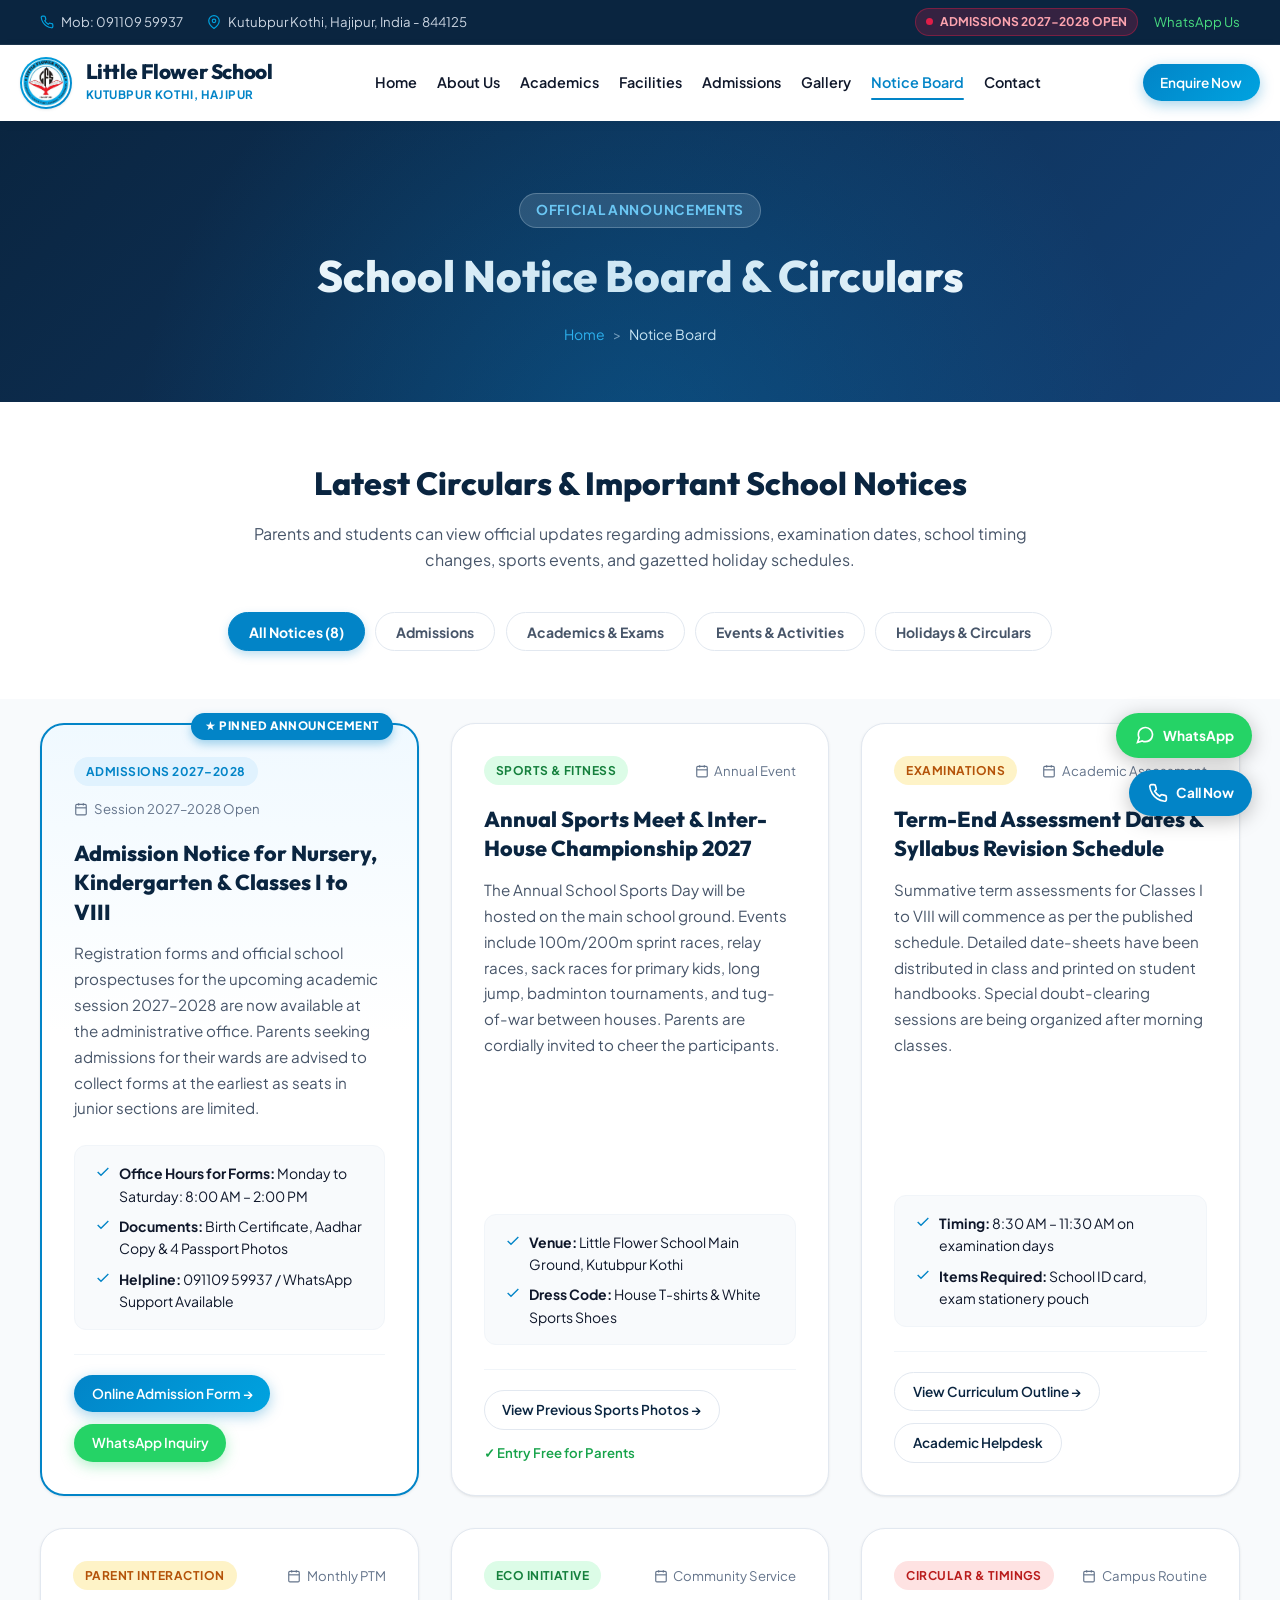
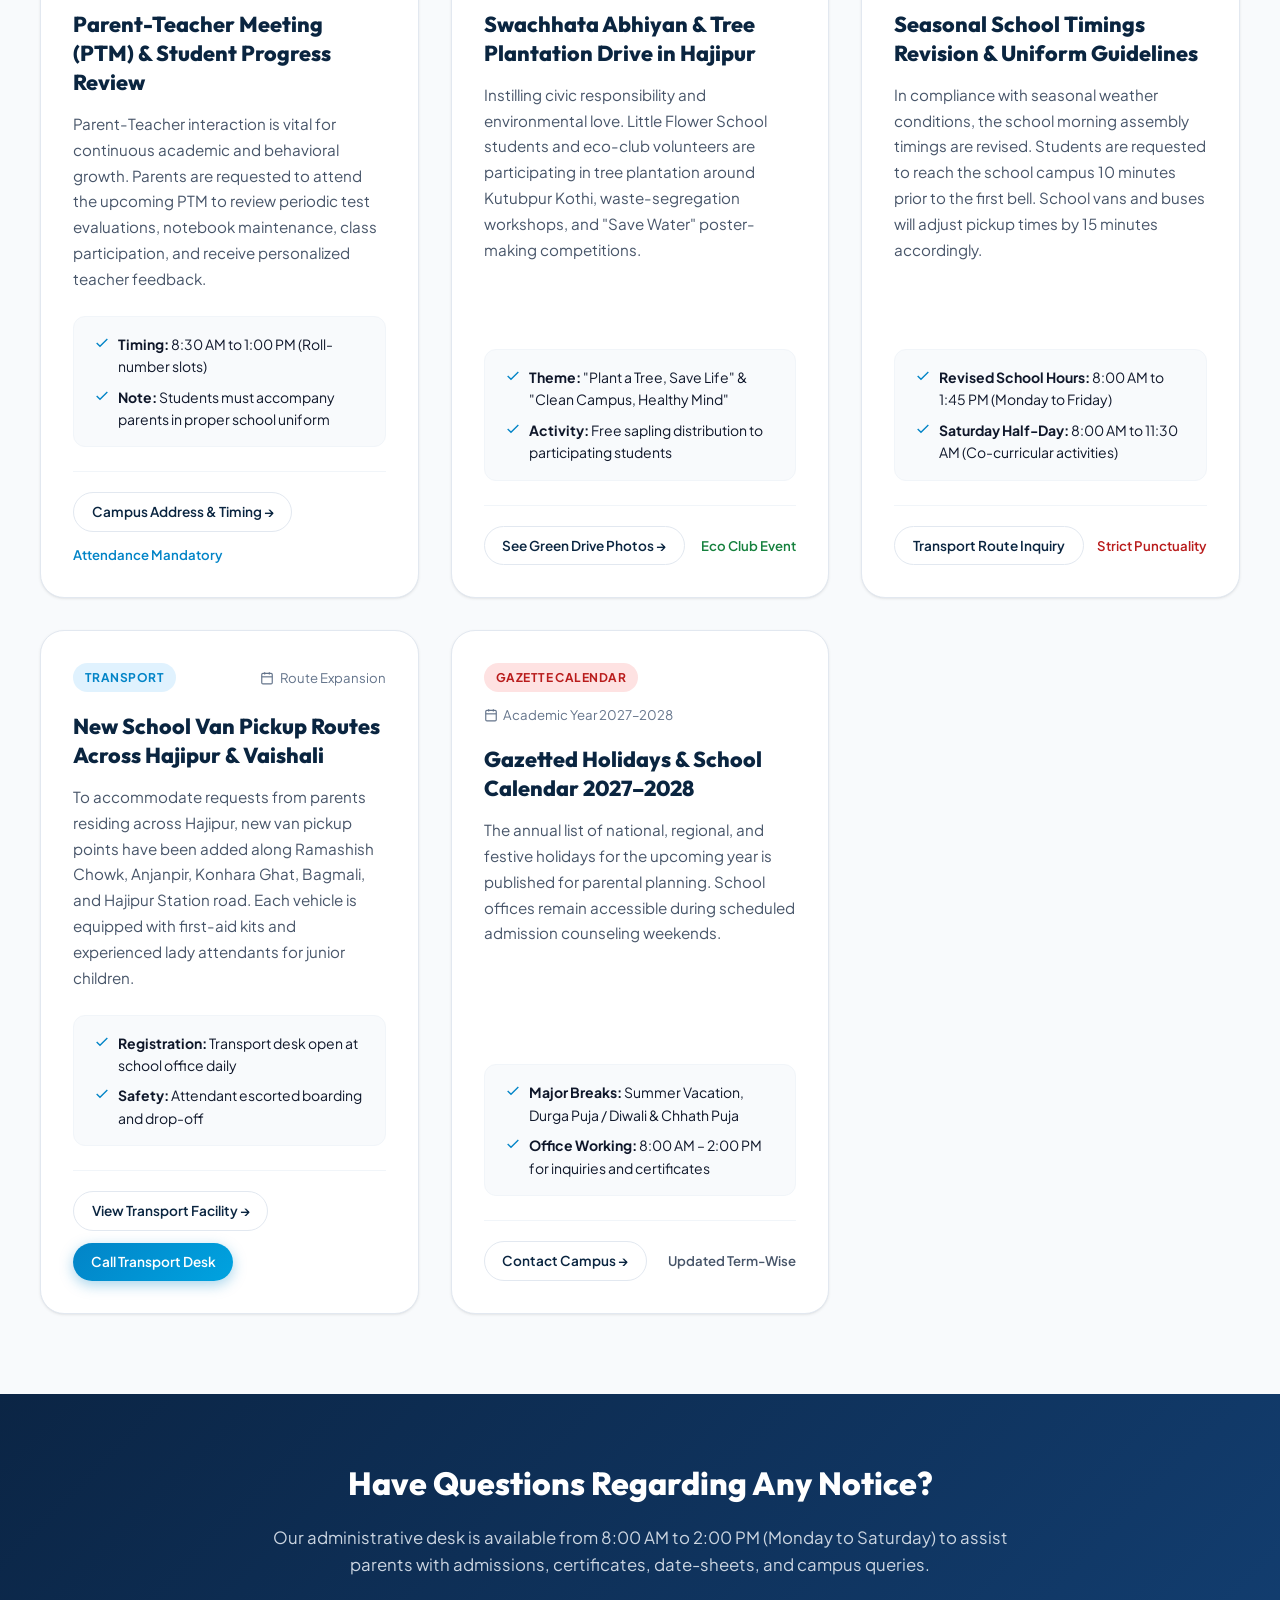
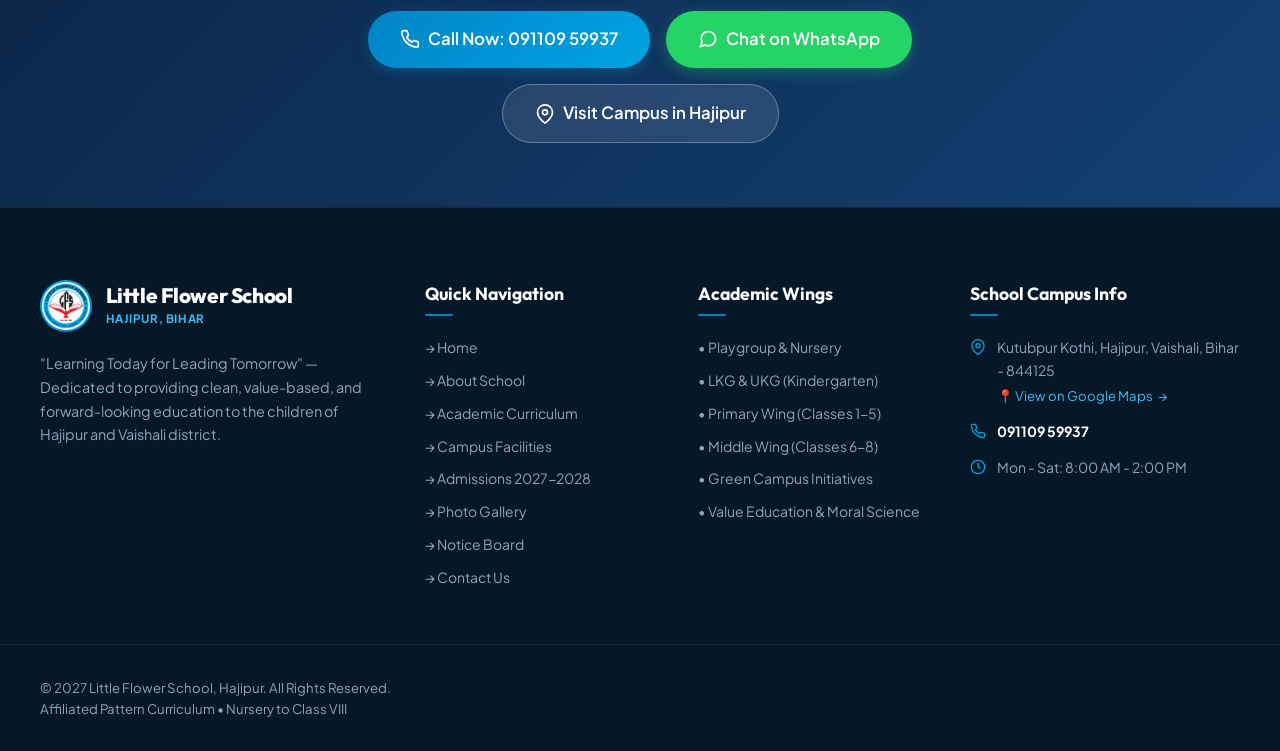
<file: notices.html>
<!DOCTYPE html>
<html lang="en">
<head>
  <meta charset="UTF-8">
  <meta name="viewport" content="width=device-width, initial-scale=1.0">
  <title>School Notice Board & Announcements | Little Flower School, Hajipur</title>
  <meta name="description" content="Stay updated with official notices, circulars, admission announcements, academic calendars, examination schedules, and event updates from Little Flower School, Kutubpur Kothi, Hajipur.">
  <link rel="icon" type="image/jpeg" href="assets/images/logo.jpg">
  <link rel="stylesheet" href="css/style.css">
  <style>
    .notice-detailed-card {
      background: #ffffff;
      border: 1px solid var(--color-border);
      border-radius: var(--radius-xl);
      padding: 2rem;
      box-shadow: var(--shadow-sm);
      transition: all var(--transition-base);
      display: flex;
      flex-direction: column;
      position: relative;
    }
    .notice-detailed-card:hover {
      transform: translateY(-4px);
      box-shadow: var(--shadow-xl);
      border-color: #bae6fd;
    }
    .notice-detailed-card.pinned {
      border: 2px solid #0284c7;
      background: linear-gradient(180deg, #f0f9ff 0%, #ffffff 40%);
    }
    .pinned-badge {
      position: absolute;
      top: -12px;
      right: 24px;
      background: #0284c7;
      color: #ffffff;
      font-size: 0.725rem;
      font-weight: 800;
      padding: 0.25rem 0.85rem;
      border-radius: var(--radius-full);
      text-transform: uppercase;
      letter-spacing: 0.05em;
      box-shadow: 0 4px 10px rgba(2, 132, 199, 0.35);
    }
    .notice-meta-row {
      display: flex;
      align-items: center;
      justify-content: space-between;
      flex-wrap: wrap;
      gap: 0.75rem;
      margin-bottom: 1.25rem;
    }
    .notice-category-badge {
      font-size: 0.75rem;
      font-weight: 700;
      padding: 0.3rem 0.75rem;
      border-radius: var(--radius-full);
      text-transform: uppercase;
      letter-spacing: 0.04em;
    }
    .cat-admissions { background: #e0f2fe; color: #0284c7; }
    .cat-academics { background: #fef3c7; color: #b45309; }
    .cat-events { background: #dcfce7; color: #15803d; }
    .cat-holidays { background: #fee2e2; color: #b91c1c; }
    .cat-circulars { background: #ede9fe; color: #6d28d9; }

    .notice-pub-date {
      font-size: 0.825rem;
      color: var(--color-text-subtle);
      display: flex;
      align-items: center;
      gap: 0.35rem;
    }
    .notice-card-heading {
      font-family: var(--font-heading);
      font-size: 1.35rem;
      font-weight: 800;
      color: var(--color-primary);
      margin-bottom: 0.85rem;
      line-height: 1.35;
    }
    .notice-card-body-text {
      font-size: 0.95rem;
      color: var(--color-text-muted);
      line-height: 1.7;
      margin-bottom: 1.5rem;
      flex-grow: 1;
    }
    .notice-highlights-box {
      background: var(--color-bg-page);
      border: 1px solid var(--color-border-light);
      border-radius: var(--radius-md);
      padding: 1rem 1.25rem;
      margin-bottom: 1.5rem;
      font-size: 0.875rem;
      color: var(--color-text-main);
      display: flex;
      flex-direction: column;
      gap: 0.5rem;
    }
    .notice-hl-item {
      display: flex;
      align-items: flex-start;
      gap: 0.5rem;
    }
    .notice-hl-item svg {
      color: var(--color-brand-blue);
      flex-shrink: 0;
      margin-top: 2px;
    }
    .notice-action-bar {
      display: flex;
      align-items: center;
      justify-content: space-between;
      flex-wrap: wrap;
      gap: 0.75rem;
      padding-top: 1.25rem;
      border-top: 1px solid var(--color-border-light);
    }
    .notice-filter-btn {
      padding: 0.6rem 1.25rem;
      border-radius: var(--radius-full);
      font-size: 0.875rem;
      font-weight: 700;
      background: #ffffff;
      color: var(--color-text-muted);
      border: 1px solid var(--color-border);
      cursor: pointer;
      transition: all var(--transition-fast);
    }
    .notice-filter-btn:hover, .notice-filter-btn.active {
      background: var(--color-brand-blue);
      color: #ffffff;
      border-color: var(--color-brand-blue);
      box-shadow: 0 4px 10px rgba(2, 132, 199, 0.25);
    }
  </style>
</head>
<body>

  <!-- Top Bar -->
  <div class="top-bar">
    <div class="container top-bar-inner">
      <div class="top-contact-group">
        <div class="top-contact-item">
          <svg viewBox="0 0 24 24" fill="none" stroke="currentColor" stroke-width="2" width="14" height="14"><path d="M22 16.92v3a2 2 0 0 1-2.18 2 19.79 19.79 0 0 1-8.63-3.07 19.5 19.5 0 0 1-6-6 19.79 19.79 0 0 1-3.07-8.67A2 2 0 0 1 4.11 2h3a2 2 0 0 1 2 1.72 12.84 12.84 0 0 0 .7 2.81 2 2 0 0 1-.45 2.11L8.09 9.91a16 16 0 0 0 6 6l1.27-1.27a2 2 0 0 1 2.11-.45 12.84 12.84 0 0 0 2.81.7A2 2 0 0 1 22 16.92z"></path></svg>
          <span>Mob: <a href="tel:09110959937">091109 59937</a></span>
        </div>
        <a href="https://maps.app.goo.gl/UAMLcNpK4eCTVXQU8" target="_blank" rel="noopener" class="top-contact-item">
          <svg viewBox="0 0 24 24" fill="none" stroke="currentColor" stroke-width="2" width="14" height="14"><path d="M21 10c0 7-9 13-9 13s-9-6-9-13a9 9 0 0 1 18 0z"></path><circle cx="12" cy="10" r="3"></circle></svg>
          <span>Kutubpur Kothi, Hajipur, India - 844125</span>
        </a>
      </div>
      <div class="top-quick-actions">
        <div class="top-admission-pill">
          <span class="pulse-dot"></span>
          <span>Admissions 2027-2028 Open</span>
        </div>
        <a href="https://wa.me/919110959937" target="_blank" rel="noopener" class="top-contact-item" style="color: #4ade80;">
          <span>WhatsApp Us</span>
        </a>
      </div>
    </div>
  </div>

  <!-- Header -->
  <header class="site-header">
    <div class="container nav-inner">
      <a href="index.html" class="school-brand">
        <div class="school-logo-wrap">
          <img src="assets/images/logo.jpg" alt="Little Flower School Logo" class="school-logo-img">
        </div>
        <div class="school-brand-text">
          <span class="school-name">Little Flower School</span>
          <span class="school-subtext">Kutubpur Kothi, Hajipur</span>
        </div>
      </a>

      <nav class="nav-menu">
        <a href="index.html" class="nav-link">Home</a>
        <a href="about.html" class="nav-link">About Us</a>
        <a href="academics.html" class="nav-link">Academics</a>
        <a href="facilities.html" class="nav-link">Facilities</a>
        <a href="admissions.html" class="nav-link">Admissions</a>
        <a href="gallery.html" class="nav-link">Gallery</a>
        <a href="notices.html" class="nav-link active">Notice Board</a>
        <a href="contact.html" class="nav-link">Contact</a>
      </nav>

      <div class="nav-cta">
        <a href="admissions.html" class="btn btn-primary btn-sm">Enquire Now</a>
        <button class="mobile-menu-toggle" aria-label="Toggle navigation menu">
          <span></span><span></span><span></span>
        </button>
      </div>
    </div>
  </header>

  <!-- Mobile Drawer -->
  <div class="mobile-nav-overlay"></div>
  <aside class="mobile-nav-drawer">
    <div class="mobile-nav-links">
      <a href="index.html" class="nav-link">Home</a>
      <a href="about.html" class="nav-link">About Us</a>
      <a href="academics.html" class="nav-link">Academics</a>
      <a href="facilities.html" class="nav-link">Facilities</a>
      <a href="admissions.html" class="nav-link">Admissions</a>
      <a href="gallery.html" class="nav-link">Photo Gallery</a>
      <a href="notices.html" class="nav-link active">Notice Board</a>
      <a href="contact.html" class="nav-link">Contact Us</a>
    </div>
    <div style="display: flex; flex-direction: column; gap: 0.75rem;">
      <a href="tel:09110959937" class="btn btn-secondary btn-sm" style="width: 100%;">
        <svg width="16" height="16" viewBox="0 0 24 24" fill="none" stroke="currentColor" stroke-width="2"><path d="M22 16.92v3a2 2 0 0 1-2.18 2 19.79 19.79 0 0 1-8.63-3.07 19.5 19.5 0 0 1-6-6 19.79 19.79 0 0 1-3.07-8.67A2 2 0 0 1 4.11 2h3a2 2 0 0 1 2 1.72 12.84 12.84 0 0 0 .7 2.81 2 2 0 0 1-.45 2.11L8.09 9.91a16 16 0 0 0 6 6l1.27-1.27a2 2 0 0 1 2.11-.45 12.84 12.84 0 0 0 2.81.7A2 2 0 0 1 22 16.92z"></path></svg>
        Call 091109 59937
      </a>
      <a href="https://wa.me/919110959937" target="_blank" rel="noopener" class="btn btn-whatsapp btn-sm" style="width: 100%;">
        Chat on WhatsApp
      </a>
    </div>
  </aside>

  <!-- Page Banner -->
  <section class="page-hero-banner">
    <div class="container">
      <div class="section-badge" style="background: rgba(255,255,255,0.15); color: #7dd3fc; border-color: rgba(255,255,255,0.25);">Official Announcements</div>
      <h1 class="page-hero-title">School Notice Board & Circulars</h1>
      <div class="page-hero-crumbs">
        <a href="index.html">Home</a> &gt; <span>Notice Board</span>
      </div>
    </div>
  </section>

  <!-- Filter & Search Strip -->
  <section style="padding: 3.5rem 0 1.5rem; background: #ffffff;">
    <div class="container">
      <div class="text-center" style="max-width: 800px; margin: 0 auto 2.5rem;">
        <h2 style="font-family: var(--font-heading); font-size: 2rem; font-weight: 800; color: var(--color-primary); margin-bottom: 0.75rem;">
          Latest Circulars & Important School Notices
        </h2>
        <p style="font-size: 1rem; color: var(--color-text-muted); line-height: 1.6;">
          Parents and students can view official updates regarding admissions, examination dates, school timing changes, sports events, and gazetted holiday schedules.
        </p>
      </div>

      <!-- Filter Buttons -->
      <div style="display: flex; justify-content: center; flex-wrap: wrap; gap: 0.65rem; margin-bottom: 1.5rem;">
        <button class="notice-filter-btn active" data-filter="all">All Notices (8)</button>
        <button class="notice-filter-btn" data-filter="admissions">Admissions</button>
        <button class="notice-filter-btn" data-filter="academics">Academics & Exams</button>
        <button class="notice-filter-btn" data-filter="events">Events & Activities</button>
        <button class="notice-filter-btn" data-filter="holidays">Holidays & Circulars</button>
      </div>
    </div>
  </section>

  <!-- Notices Grid Section -->
  <section style="padding: 1.5rem 0 5rem; background: var(--color-bg-page);">
    <div class="container">
      <div id="notices-container" style="display: grid; grid-template-columns: repeat(auto-fit, minmax(280px, 1fr)); gap: 2rem;">

        <!-- Notice 1: Pinned Admissions -->
        <article class="notice-detailed-card pinned" data-category="admissions">
          <span class="pinned-badge">★ Pinned Announcement</span>
          <div class="notice-meta-row">
            <span class="notice-category-badge cat-admissions">Admissions 2027–2028</span>
            <span class="notice-pub-date">
              <svg width="14" height="14" viewBox="0 0 24 24" fill="none" stroke="currentColor" stroke-width="2"><rect x="3" y="4" width="18" height="18" rx="2" ry="2"></rect><line x1="16" y1="2" x2="16" y2="6"></line><line x1="8" y1="2" x2="8" y2="6"></line><line x1="3" y1="10" x2="21" y2="10"></line></svg>
              <span>Session 2027–2028 Open</span>
            </span>
          </div>
          <h3 class="notice-card-heading">
            Admission Notice for Nursery, Kindergarten & Classes I to VIII
          </h3>
          <p class="notice-card-body-text">
            Registration forms and official school prospectuses for the upcoming academic session 2027–2028 are now available at the administrative office. Parents seeking admissions for their wards are advised to collect forms at the earliest as seats in junior sections are limited.
          </p>
          <div class="notice-highlights-box">
            <div class="notice-hl-item">
              <svg width="16" height="16" viewBox="0 0 24 24" fill="none" stroke="currentColor" stroke-width="2"><polyline points="20 6 9 17 4 12"></polyline></svg>
              <span><strong>Office Hours for Forms:</strong> Monday to Saturday: 8:00 AM – 2:00 PM</span>
            </div>
            <div class="notice-hl-item">
              <svg width="16" height="16" viewBox="0 0 24 24" fill="none" stroke="currentColor" stroke-width="2"><polyline points="20 6 9 17 4 12"></polyline></svg>
              <span><strong>Documents:</strong> Birth Certificate, Aadhar Copy & 4 Passport Photos</span>
            </div>
            <div class="notice-hl-item">
              <svg width="16" height="16" viewBox="0 0 24 24" fill="none" stroke="currentColor" stroke-width="2"><polyline points="20 6 9 17 4 12"></polyline></svg>
              <span><strong>Helpline:</strong> 091109 59937 / WhatsApp Support Available</span>
            </div>
          </div>
          <div class="notice-action-bar">
            <a href="admissions.html" class="btn btn-primary btn-sm">Online Admission Form &rarr;</a>
            <a href="https://wa.me/919110959937?text=Hello%20Little%20Flower%20School,%20I%20want%20to%20know%20more%20about%20Admissions%202027-2028." target="_blank" rel="noopener" class="btn btn-whatsapp btn-sm">WhatsApp Inquiry</a>
          </div>
        </article>

        <!-- Notice 2: Annual Sports Meet -->
        <article class="notice-detailed-card" data-category="events">
          <div class="notice-meta-row">
            <span class="notice-category-badge cat-events">Sports & Fitness</span>
            <span class="notice-pub-date">
              <svg width="14" height="14" viewBox="0 0 24 24" fill="none" stroke="currentColor" stroke-width="2"><rect x="3" y="4" width="18" height="18" rx="2" ry="2"></rect><line x1="16" y1="2" x2="16" y2="6"></line><line x1="8" y1="2" x2="8" y2="6"></line><line x1="3" y1="10" x2="21" y2="10"></line></svg>
              <span>Annual Event</span>
            </span>
          </div>
          <h3 class="notice-card-heading">
            Annual Sports Meet & Inter-House Championship 2027
          </h3>
          <p class="notice-card-body-text">
            The Annual School Sports Day will be hosted on the main school ground. Events include 100m/200m sprint races, relay races, sack races for primary kids, long jump, badminton tournaments, and tug-of-war between houses. Parents are cordially invited to cheer the participants.
          </p>
          <div class="notice-highlights-box">
            <div class="notice-hl-item">
              <svg width="16" height="16" viewBox="0 0 24 24" fill="none" stroke="currentColor" stroke-width="2"><polyline points="20 6 9 17 4 12"></polyline></svg>
              <span><strong>Venue:</strong> Little Flower School Main Ground, Kutubpur Kothi</span>
            </div>
            <div class="notice-hl-item">
              <svg width="16" height="16" viewBox="0 0 24 24" fill="none" stroke="currentColor" stroke-width="2"><polyline points="20 6 9 17 4 12"></polyline></svg>
              <span><strong>Dress Code:</strong> House T-shirts & White Sports Shoes</span>
            </div>
          </div>
          <div class="notice-action-bar">
            <a href="gallery.html" class="btn btn-secondary btn-sm">View Previous Sports Photos &rarr;</a>
            <span style="font-size: 0.825rem; font-weight: 600; color: #16a34a;">✓ Entry Free for Parents</span>
          </div>
        </article>

        <!-- Notice 3: Term Exams -->
        <article class="notice-detailed-card" data-category="academics">
          <div class="notice-meta-row">
            <span class="notice-category-badge cat-academics">Examinations</span>
            <span class="notice-pub-date">
              <svg width="14" height="14" viewBox="0 0 24 24" fill="none" stroke="currentColor" stroke-width="2"><rect x="3" y="4" width="18" height="18" rx="2" ry="2"></rect><line x1="16" y1="2" x2="16" y2="6"></line><line x1="8" y1="2" x2="8" y2="6"></line><line x1="3" y1="10" x2="21" y2="10"></line></svg>
              <span>Academic Assessment</span>
            </span>
          </div>
          <h3 class="notice-card-heading">
            Term-End Assessment Dates & Syllabus Revision Schedule
          </h3>
          <p class="notice-card-body-text">
            Summative term assessments for Classes I to VIII will commence as per the published schedule. Detailed date-sheets have been distributed in class and printed on student handbooks. Special doubt-clearing sessions are being organized after morning classes.
          </p>
          <div class="notice-highlights-box">
            <div class="notice-hl-item">
              <svg width="16" height="16" viewBox="0 0 24 24" fill="none" stroke="currentColor" stroke-width="2"><polyline points="20 6 9 17 4 12"></polyline></svg>
              <span><strong>Timing:</strong> 8:30 AM – 11:30 AM on examination days</span>
            </div>
            <div class="notice-hl-item">
              <svg width="16" height="16" viewBox="0 0 24 24" fill="none" stroke="currentColor" stroke-width="2"><polyline points="20 6 9 17 4 12"></polyline></svg>
              <span><strong>Items Required:</strong> School ID card, exam stationery pouch</span>
            </div>
          </div>
          <div class="notice-action-bar">
            <a href="academics.html" class="btn btn-secondary btn-sm">View Curriculum Outline &rarr;</a>
            <a href="tel:09110959937" class="btn btn-secondary btn-sm">Academic Helpdesk</a>
          </div>
        </article>

        <!-- Notice 4: Parent-Teacher Meeting -->
        <article class="notice-detailed-card" data-category="academics">
          <div class="notice-meta-row">
            <span class="notice-category-badge cat-academics">Parent Interaction</span>
            <span class="notice-pub-date">
              <svg width="14" height="14" viewBox="0 0 24 24" fill="none" stroke="currentColor" stroke-width="2"><rect x="3" y="4" width="18" height="18" rx="2" ry="2"></rect><line x1="16" y1="2" x2="16" y2="6"></line><line x1="8" y1="2" x2="8" y2="6"></line><line x1="3" y1="10" x2="21" y2="10"></line></svg>
              <span>Monthly PTM</span>
            </span>
          </div>
          <h3 class="notice-card-heading">
            Parent-Teacher Meeting (PTM) & Student Progress Review
          </h3>
          <p class="notice-card-body-text">
            Parent-Teacher interaction is vital for continuous academic and behavioral growth. Parents are requested to attend the upcoming PTM to review periodic test evaluations, notebook maintenance, class participation, and receive personalized teacher feedback.
          </p>
          <div class="notice-highlights-box">
            <div class="notice-hl-item">
              <svg width="16" height="16" viewBox="0 0 24 24" fill="none" stroke="currentColor" stroke-width="2"><polyline points="20 6 9 17 4 12"></polyline></svg>
              <span><strong>Timing:</strong> 8:30 AM to 1:00 PM (Roll-number slots)</span>
            </div>
            <div class="notice-hl-item">
              <svg width="16" height="16" viewBox="0 0 24 24" fill="none" stroke="currentColor" stroke-width="2"><polyline points="20 6 9 17 4 12"></polyline></svg>
              <span><strong>Note:</strong> Students must accompany parents in proper school uniform</span>
            </div>
          </div>
          <div class="notice-action-bar">
            <a href="contact.html" class="btn btn-secondary btn-sm">Campus Address & Timing &rarr;</a>
            <span style="font-size: 0.825rem; font-weight: 600; color: #0284c7;">Attendance Mandatory</span>
          </div>
        </article>

        <!-- Notice 5: Green Campus & Swachhata Drive -->
        <article class="notice-detailed-card" data-category="events">
          <div class="notice-meta-row">
            <span class="notice-category-badge cat-events">Eco Initiative</span>
            <span class="notice-pub-date">
              <svg width="14" height="14" viewBox="0 0 24 24" fill="none" stroke="currentColor" stroke-width="2"><rect x="3" y="4" width="18" height="18" rx="2" ry="2"></rect><line x1="16" y1="2" x2="16" y2="6"></line><line x1="8" y1="2" x2="8" y2="6"></line><line x1="3" y1="10" x2="21" y2="10"></line></svg>
              <span>Community Service</span>
            </span>
          </div>
          <h3 class="notice-card-heading">
            Swachhata Abhiyan & Tree Plantation Drive in Hajipur
          </h3>
          <p class="notice-card-body-text">
            Instilling civic responsibility and environmental love. Little Flower School students and eco-club volunteers are participating in tree plantation around Kutubpur Kothi, waste-segregation workshops, and "Save Water" poster-making competitions.
          </p>
          <div class="notice-highlights-box">
            <div class="notice-hl-item">
              <svg width="16" height="16" viewBox="0 0 24 24" fill="none" stroke="currentColor" stroke-width="2"><polyline points="20 6 9 17 4 12"></polyline></svg>
              <span><strong>Theme:</strong> "Plant a Tree, Save Life" & "Clean Campus, Healthy Mind"</span>
            </div>
            <div class="notice-hl-item">
              <svg width="16" height="16" viewBox="0 0 24 24" fill="none" stroke="currentColor" stroke-width="2"><polyline points="20 6 9 17 4 12"></polyline></svg>
              <span><strong>Activity:</strong> Free sapling distribution to participating students</span>
            </div>
          </div>
          <div class="notice-action-bar">
            <a href="gallery.html" class="btn btn-secondary btn-sm">See Green Drive Photos &rarr;</a>
            <span style="font-size: 0.825rem; font-weight: 600; color: #15803d;">Eco Club Event</span>
          </div>
        </article>

        <!-- Notice 6: Seasonal Timings & Uniform -->
        <article class="notice-detailed-card" data-category="holidays">
          <div class="notice-meta-row">
            <span class="notice-category-badge cat-holidays">Circular & Timings</span>
            <span class="notice-pub-date">
              <svg width="14" height="14" viewBox="0 0 24 24" fill="none" stroke="currentColor" stroke-width="2"><rect x="3" y="4" width="18" height="18" rx="2" ry="2"></rect><line x1="16" y1="2" x2="16" y2="6"></line><line x1="8" y1="2" x2="8" y2="6"></line><line x1="3" y1="10" x2="21" y2="10"></line></svg>
              <span>Campus Routine</span>
            </span>
          </div>
          <h3 class="notice-card-heading">
            Seasonal School Timings Revision & Uniform Guidelines
          </h3>
          <p class="notice-card-body-text">
            In compliance with seasonal weather conditions, the school morning assembly timings are revised. Students are requested to reach the school campus 10 minutes prior to the first bell. School vans and buses will adjust pickup times by 15 minutes accordingly.
          </p>
          <div class="notice-highlights-box">
            <div class="notice-hl-item">
              <svg width="16" height="16" viewBox="0 0 24 24" fill="none" stroke="currentColor" stroke-width="2"><polyline points="20 6 9 17 4 12"></polyline></svg>
              <span><strong>Revised School Hours:</strong> 8:00 AM to 1:45 PM (Monday to Friday)</span>
            </div>
            <div class="notice-hl-item">
              <svg width="16" height="16" viewBox="0 0 24 24" fill="none" stroke="currentColor" stroke-width="2"><polyline points="20 6 9 17 4 12"></polyline></svg>
              <span><strong>Saturday Half-Day:</strong> 8:00 AM to 11:30 AM (Co-curricular activities)</span>
            </div>
          </div>
          <div class="notice-action-bar">
            <a href="tel:09110959937" class="btn btn-secondary btn-sm">Transport Route Inquiry</a>
            <span style="font-size: 0.825rem; font-weight: 600; color: #b91c1c;">Strict Punctuality</span>
          </div>
        </article>

        <!-- Notice 7: School Transport Routes -->
        <article class="notice-detailed-card" data-category="admissions">
          <div class="notice-meta-row">
            <span class="notice-category-badge cat-admissions">Transport</span>
            <span class="notice-pub-date">
              <svg width="14" height="14" viewBox="0 0 24 24" fill="none" stroke="currentColor" stroke-width="2"><rect x="3" y="4" width="18" height="18" rx="2" ry="2"></rect><line x1="16" y1="2" x2="16" y2="6"></line><line x1="8" y1="2" x2="8" y2="6"></line><line x1="3" y1="10" x2="21" y2="10"></line></svg>
              <span>Route Expansion</span>
            </span>
          </div>
          <h3 class="notice-card-heading">
            New School Van Pickup Routes Across Hajipur & Vaishali
          </h3>
          <p class="notice-card-body-text">
            To accommodate requests from parents residing across Hajipur, new van pickup points have been added along Ramashish Chowk, Anjanpir, Konhara Ghat, Bagmali, and Hajipur Station road. Each vehicle is equipped with first-aid kits and experienced lady attendants for junior children.
          </p>
          <div class="notice-highlights-box">
            <div class="notice-hl-item">
              <svg width="16" height="16" viewBox="0 0 24 24" fill="none" stroke="currentColor" stroke-width="2"><polyline points="20 6 9 17 4 12"></polyline></svg>
              <span><strong>Registration:</strong> Transport desk open at school office daily</span>
            </div>
            <div class="notice-hl-item">
              <svg width="16" height="16" viewBox="0 0 24 24" fill="none" stroke="currentColor" stroke-width="2"><polyline points="20 6 9 17 4 12"></polyline></svg>
              <span><strong>Safety:</strong> Attendant escorted boarding and drop-off</span>
            </div>
          </div>
          <div class="notice-action-bar">
            <a href="facilities.html" class="btn btn-secondary btn-sm">View Transport Facility &rarr;</a>
            <a href="tel:09110959937" class="btn btn-primary btn-sm">Call Transport Desk</a>
          </div>
        </article>

        <!-- Notice 8: Holidays & Gazette Calendar -->
        <article class="notice-detailed-card" data-category="holidays">
          <div class="notice-meta-row">
            <span class="notice-category-badge cat-holidays">Gazette Calendar</span>
            <span class="notice-pub-date">
              <svg width="14" height="14" viewBox="0 0 24 24" fill="none" stroke="currentColor" stroke-width="2"><rect x="3" y="4" width="18" height="18" rx="2" ry="2"></rect><line x1="16" y1="2" x2="16" y2="6"></line><line x1="8" y1="2" x2="8" y2="6"></line><line x1="3" y1="10" x2="21" y2="10"></line></svg>
              <span>Academic Year 2027–2028</span>
            </span>
          </div>
          <h3 class="notice-card-heading">
            Gazetted Holidays & School Calendar 2027–2028
          </h3>
          <p class="notice-card-body-text">
            The annual list of national, regional, and festive holidays for the upcoming year is published for parental planning. School offices remain accessible during scheduled admission counseling weekends.
          </p>
          <div class="notice-highlights-box">
            <div class="notice-hl-item">
              <svg width="16" height="16" viewBox="0 0 24 24" fill="none" stroke="currentColor" stroke-width="2"><polyline points="20 6 9 17 4 12"></polyline></svg>
              <span><strong>Major Breaks:</strong> Summer Vacation, Durga Puja / Diwali & Chhath Puja</span>
            </div>
            <div class="notice-hl-item">
              <svg width="16" height="16" viewBox="0 0 24 24" fill="none" stroke="currentColor" stroke-width="2"><polyline points="20 6 9 17 4 12"></polyline></svg>
              <span><strong>Office Working:</strong> 8:00 AM – 2:00 PM for inquiries and certificates</span>
            </div>
          </div>
          <div class="notice-action-bar">
            <a href="contact.html" class="btn btn-secondary btn-sm">Contact Campus &rarr;</a>
            <span style="font-size: 0.825rem; font-weight: 600; color: #475569;">Updated Term-Wise</span>
          </div>
        </article>

      </div>
    </div>
  </section>

  <!-- Help & Query Strip -->
  <section style="padding: 4rem 0; background: linear-gradient(135deg, #0b2545 0%, #134074 100%); color: #ffffff;">
    <div class="container text-center" style="max-width: 800px;">
      <h3 style="font-family: var(--font-heading); font-size: 2rem; font-weight: 800; color: #ffffff; margin-bottom: 1rem;">
        Have Questions Regarding Any Notice?
      </h3>
      <p style="font-size: 1.05rem; color: #cbd5e1; line-height: 1.6; margin-bottom: 2rem;">
        Our administrative desk is available from 8:00 AM to 2:00 PM (Monday to Saturday) to assist parents with admissions, certificates, date-sheets, and campus queries.
      </p>
      <div style="display: flex; justify-content: center; flex-wrap: wrap; gap: 1rem;">
        <a href="tel:09110959937" class="btn btn-primary btn-lg" style="display: inline-flex; align-items: center; gap: 0.5rem;">
          <svg width="20" height="20" viewBox="0 0 24 24" fill="none" stroke="currentColor" stroke-width="2"><path d="M22 16.92v3a2 2 0 0 1-2.18 2 19.79 19.79 0 0 1-8.63-3.07 19.5 19.5 0 0 1-6-6 19.79 19.79 0 0 1-3.07-8.67A2 2 0 0 1 4.11 2h3a2 2 0 0 1 2 1.72 12.84 12.84 0 0 0 .7 2.81 2 2 0 0 1-.45 2.11L8.09 9.91a16 16 0 0 0 6 6l1.27-1.27a2 2 0 0 1 2.11-.45 12.84 12.84 0 0 0 2.81.7A2 2 0 0 1 22 16.92z"></path></svg>
          Call Now: 091109 59937
        </a>
        <a href="https://wa.me/919110959937?text=Hello%20Little%20Flower%20School,%20I%20have%20a%20query%20regarding%20the%20latest%20notice." target="_blank" rel="noopener" class="btn btn-whatsapp btn-lg" style="display: inline-flex; align-items: center; gap: 0.5rem;">
          <svg width="20" height="20" viewBox="0 0 24 24" fill="none" stroke="currentColor" stroke-width="2"><path d="M21 11.5a8.38 8.38 0 0 1-.9 3.8 8.5 8.5 0 0 1-7.6 4.7 8.38 8.38 0 0 1-3.8-.9L3 21l1.9-5.7a8.38 8.38 0 0 1-.9-3.8 8.5 8.5 0 0 1 4.7-7.6 8.38 8.38 0 0 1 3.8-.9h.5a8.48 8.48 0 0 1 8 8v.5z"></path></svg>
          Chat on WhatsApp
        </a>
        <a href="https://maps.app.goo.gl/UAMLcNpK4eCTVXQU8" target="_blank" rel="noopener" class="btn btn-secondary btn-lg" style="display: inline-flex; align-items: center; gap: 0.5rem; background: rgba(255,255,255,0.1); color: #ffffff; border-color: rgba(255,255,255,0.3);">
          <svg width="20" height="20" viewBox="0 0 24 24" fill="none" stroke="currentColor" stroke-width="2"><path d="M21 10c0 7-9 13-9 13s-9-6-9-13a9 9 0 0 1 18 0z"></path><circle cx="12" cy="10" r="3"></circle></svg>
          Visit Campus in Hajipur
        </a>
      </div>
    </div>
  </section>

  <!-- Footer -->
  <footer class="site-footer">
    <div class="container footer-grid">
      <div class="footer-brand">
        <a href="index.html" class="school-brand">
          <div class="school-logo-wrap">
            <img src="assets/images/logo.jpg" alt="Little Flower School Logo" class="school-logo-img">
          </div>
          <div class="school-brand-text">
            <span class="school-name">Little Flower School</span>
            <span class="school-subtext">Hajipur, Bihar</span>
          </div>
        </a>
        <p class="footer-about-text">
          "Learning Today for Leading Tomorrow" — Dedicated to providing clean, value-based, and forward-looking education to the children of Hajipur and Vaishali district.
        </p>
      </div>

      <div>
        <h4 class="footer-col-title">Quick Navigation</h4>
        <div class="footer-links-list">
          <a href="index.html" class="footer-link">&rarr; Home</a>
          <a href="about.html" class="footer-link">&rarr; About School</a>
          <a href="academics.html" class="footer-link">&rarr; Academic Curriculum</a>
          <a href="facilities.html" class="footer-link">&rarr; Campus Facilities</a>
          <a href="admissions.html" class="footer-link">&rarr; Admissions 2027-2028</a>
          <a href="gallery.html" class="footer-link">&rarr; Photo Gallery</a>
          <a href="notices.html" class="footer-link">&rarr; Notice Board</a>
          <a href="contact.html" class="footer-link">&rarr; Contact Us</a>
        </div>
      </div>

      <div>
        <h4 class="footer-col-title">Academic Wings</h4>
        <div class="footer-links-list">
          <span class="footer-link">&bull; Playgroup & Nursery</span>
          <span class="footer-link">&bull; LKG & UKG (Kindergarten)</span>
          <span class="footer-link">&bull; Primary Wing (Classes 1-5)</span>
          <span class="footer-link">&bull; Middle Wing (Classes 6-8)</span>
          <span class="footer-link">&bull; Green Campus Initiatives</span>
          <span class="footer-link">&bull; Value Education & Moral Science</span>
        </div>
      </div>

      <div>
        <h4 class="footer-col-title">School Campus Info</h4>
        <div class="footer-contact-list">
          <div class="footer-contact-row">
            <svg viewBox="0 0 24 24" fill="none" stroke="currentColor" stroke-width="2"><path d="M21 10c0 7-9 13-9 13s-9-6-9-13a9 9 0 0 1 18 0z"></path><circle cx="12" cy="10" r="3"></circle></svg>
            <div>
              <span>Kutubpur Kothi, Hajipur, Vaishali, Bihar - 844125</span><br>
              <a href="https://maps.app.goo.gl/UAMLcNpK4eCTVXQU8" target="_blank" rel="noopener" style="color: #38bdf8; font-size: 0.825rem; display: inline-flex; align-items: center; gap: 0.35rem; margin-top: 0.25rem;">
                <span>📍 View on Google Maps</span> &rarr;
              </a>
            </div>
          </div>
          <div class="footer-contact-row">
            <svg viewBox="0 0 24 24" fill="none" stroke="currentColor" stroke-width="2"><path d="M22 16.92v3a2 2 0 0 1-2.18 2 19.79 19.79 0 0 1-8.63-3.07 19.5 19.5 0 0 1-6-6 19.79 19.79 0 0 1-3.07-8.67A2 2 0 0 1 4.11 2h3a2 2 0 0 1 2 1.72 12.84 12.84 0 0 0 .7 2.81 2 2 0 0 1-.45 2.11L8.09 9.91a16 16 0 0 0 6 6l1.27-1.27a2 2 0 0 1 2.11-.45 12.84 12.84 0 0 0 2.81.7A2 2 0 0 1 22 16.92z"></path></svg>
            <span><a href="tel:09110959937" style="color: #ffffff; font-weight: 700;">091109 59937</a></span>
          </div>
          <div class="footer-contact-row">
            <svg viewBox="0 0 24 24" fill="none" stroke="currentColor" stroke-width="2"><circle cx="12" cy="12" r="10"></circle><polyline points="12 6 12 12 16 14"></polyline></svg>
            <span>Mon - Sat: 8:00 AM - 2:00 PM</span>
          </div>
        </div>
      </div>
    </div>

    <div class="footer-bottom">
      <div class="container footer-bottom-inner">
        <p class="copyright-text">&copy; 2027 Little Flower School, Hajipur. All Rights Reserved.</p>
        <div class="footer-legal-links">
          <span>Affiliated Pattern Curriculum</span>
          <span>&bull;</span>
          <span>Nursery to Class VIII</span>
        </div>
      </div>
    </div>
  </footer>

  <!-- Floating Action Buttons -->
  <div class="floating-actions-wrap">
    <a href="https://wa.me/919110959937?text=Hello%20Little%20Flower%20School,%20I%20have%20an%20inquiry%20regarding%20school%20notices." target="_blank" rel="noopener" class="fab-btn fab-whatsapp" aria-label="Chat on WhatsApp">
      <svg width="20" height="20" viewBox="0 0 24 24" fill="none" stroke="currentColor" stroke-width="2"><path d="M21 11.5a8.38 8.38 0 0 1-.9 3.8 8.5 8.5 0 0 1-7.6 4.7 8.38 8.38 0 0 1-3.8-.9L3 21l1.9-5.7a8.38 8.38 0 0 1-.9-3.8 8.5 8.5 0 0 1 4.7-7.6 8.38 8.38 0 0 1 3.8-.9h.5a8.48 8.48 0 0 1 8 8v.5z"></path></svg>
      <span>WhatsApp</span>
    </a>
    <a href="tel:09110959937" class="fab-btn fab-call" aria-label="Call School">
      <svg width="20" height="20" viewBox="0 0 24 24" fill="none" stroke="currentColor" stroke-width="2"><path d="M22 16.92v3a2 2 0 0 1-2.18 2 19.79 19.79 0 0 1-8.63-3.07 19.5 19.5 0 0 1-6-6 19.79 19.79 0 0 1-3.07-8.67A2 2 0 0 1 4.11 2h3a2 2 0 0 1 2 1.72 12.84 12.84 0 0 0 .7 2.81 2 2 0 0 1-.45 2.11L8.09 9.91a16 16 0 0 0 6 6l1.27-1.27a2 2 0 0 1 2.11-.45 12.84 12.84 0 0 0 2.81.7A2 2 0 0 1 22 16.92z"></path></svg>
      <span>Call Now</span>
    </a>
    <button class="scroll-top-btn" aria-label="Scroll back to top">
      <svg width="20" height="20" viewBox="0 0 24 24" fill="none" stroke="currentColor" stroke-width="2"><polyline points="18 15 12 9 6 15"></polyline></svg>
    </button>
  </div>

  <!-- Mobile Docked Bottom Action Bar -->
  <div class="mobile-bottom-bar">
    <a href="tel:09110959937" class="mobile-bottom-btn mobile-bottom-call">
      <svg width="18" height="18" viewBox="0 0 24 24" fill="none" stroke="currentColor" stroke-width="2"><path d="M22 16.92v3a2 2 0 0 1-2.18 2 19.79 19.79 0 0 1-8.63-3.07 19.5 19.5 0 0 1-6-6 19.79 19.79 0 0 1-3.07-8.67A2 2 0 0 1 4.11 2h3a2 2 0 0 1 2 1.72 12.84 12.84 0 0 0 .7 2.81 2 2 0 0 1-.45 2.11L8.09 9.91a16 16 0 0 0 6 6l1.27-1.27a2 2 0 0 1 2.11-.45 12.84 12.84 0 0 0 2.81.7A2 2 0 0 1 22 16.92z"></path></svg>
      <span>Call School</span>
    </a>
    <a href="https://wa.me/919110959937?text=Hello%20Little%20Flower%20School,%20I%20have%20an%20inquiry%20regarding%20school%20notices." target="_blank" rel="noopener" class="mobile-bottom-btn mobile-bottom-whatsapp">
      <svg width="18" height="18" viewBox="0 0 24 24" fill="none" stroke="currentColor" stroke-width="2"><path d="M21 11.5a8.38 8.38 0 0 1-.9 3.8 8.5 8.5 0 0 1-7.6 4.7 8.38 8.38 0 0 1-3.8-.9L3 21l1.9-5.7a8.38 8.38 0 0 1-.9-3.8 8.5 8.5 0 0 1 4.7-7.6 8.38 8.38 0 0 1 3.8-.9h.5a8.48 8.48 0 0 1 8 8v.5z"></path></svg>
      <span>WhatsApp</span>
    </a>
  </div>

  <script src="js/main.js"></script>
  <script>
    // Notice Category Filtering
    document.addEventListener('DOMContentLoaded', function() {
      const filterBtns = document.querySelectorAll('.notice-filter-btn');
      const noticeCards = document.querySelectorAll('.notice-detailed-card');

      filterBtns.forEach(btn => {
        btn.addEventListener('click', function() {
          filterBtns.forEach(b => b.classList.remove('active'));
          this.classList.add('active');

          const filter = this.getAttribute('data-filter');
          noticeCards.forEach(card => {
            if (filter === 'all' || card.getAttribute('data-category') === filter) {
              card.style.display = 'flex';
            } else {
              card.style.display = 'none';
            }
          });
        });
      });
    });
  </script>
</body>
</html>
</file>
<file: css/style.css>
/* ==========================================================================
   LITTLE FLOWER SCHOOL - OFFICIAL WEBSITE STYLESHEET
   Motto: "Learning Today for Leading Tomorrow"
   Address: Kutubpur Kothi, Hajipur, Bihar - 844125
   Phone: +91 91109 59937
   ========================================================================== */

@import url('https://fonts.googleapis.com/css2?family=Outfit:wght@400;500;600;700;800&family=Plus+Jakarta+Sans:wght@400;500;600;700&display=swap');

:root {
  /* Brand Color Palette */
  --color-primary: #0a2540;        /* Deep Navy */
  --color-primary-light: #163e69;  /* Rich Navy Light */
  --color-brand-blue: #0284c7;     /* Sky/School Blue (from logo) */
  --color-brand-blue-hover: #0369a1;
  --color-brand-cyan: #00a3e0;     /* Logo cyan */
  --color-accent-red: #e11d48;     /* Motto & emblem crimson */
  --color-accent-amber: #f59e0b;   /* Warm gold for alerts & stars */
  --color-accent-green: #10b981;   /* WhatsApp & success green */

  /* Neutral Shades */
  --color-bg-page: #f8fafc;
  --color-bg-card: #ffffff;
  --color-bg-surface: #f1f5f9;
  --color-text-main: #0f172a;      /* Slate 900 */
  --color-text-muted: #475569;     /* Slate 600 */
  --color-text-subtle: #64748b;    /* Slate 500 */
  --color-text-light: #94a3b8;
  --color-border: #e2e8f0;
  --color-border-light: #f1f5f9;

  /* Typography */
  --font-heading: 'Outfit', -apple-system, BlinkMacSystemFont, 'Segoe UI', Roboto, sans-serif;
  --font-body: 'Plus Jakarta Sans', -apple-system, BlinkMacSystemFont, 'Segoe UI', Roboto, sans-serif;

  /* Shadows */
  --shadow-xs: 0 1px 2px 0 rgba(0, 0, 0, 0.05);
  --shadow-sm: 0 1px 3px 0 rgba(0, 0, 0, 0.08), 0 1px 2px -1px rgba(0, 0, 0, 0.06);
  --shadow-md: 0 4px 6px -1px rgba(0, 0, 0, 0.08), 0 2px 4px -2px rgba(0, 0, 0, 0.06);
  --shadow-lg: 0 10px 15px -3px rgba(0, 0, 0, 0.08), 0 4px 6px -4px rgba(0, 0, 0, 0.05);
  --shadow-xl: 0 20px 25px -5px rgba(0, 0, 0, 0.1), 0 8px 10px -6px rgba(0, 0, 0, 0.04);
  --shadow-glow: 0 0 25px rgba(2, 132, 199, 0.25);

  /* Spacing & Layout */
  --container-max: 1240px;
  --radius-sm: 6px;
  --radius-md: 12px;
  --radius-lg: 18px;
  --radius-xl: 24px;
  --radius-full: 9999px;

  /* Transitions */
  --transition-fast: 150ms ease;
  --transition-base: 250ms ease;
  --transition-slow: 400ms cubic-bezier(0.16, 1, 0.3, 1);
}

/* Base Reset */
*, *::before, *::after {
  box-sizing: border-box;
  margin: 0;
  padding: 0;
}

html {
  scroll-behavior: smooth;
  font-size: 16px;
  -webkit-font-smoothing: antialiased;
  -moz-osx-font-smoothing: grayscale;
  overflow-x: hidden;
  width: 100%;
}

body {
  font-family: var(--font-body);
  background-color: var(--color-bg-page);
  color: var(--color-text-main);
  line-height: 1.6;
  overflow-x: hidden;
  width: 100%;
  position: relative;
}

img {
  max-width: 100%;
  height: auto;
  display: block;
}

a {
  color: inherit;
  text-decoration: none;
  transition: color var(--transition-fast);
}

button, input, select, textarea {
  font-family: inherit;
  font-size: inherit;
  border: none;
  outline: none;
}

button {
  cursor: pointer;
  background: none;
}

ul, ol {
  list-style: none;
}

/* Container */
.container {
  width: 100%;
  max-width: var(--container-max);
  margin-left: auto;
  margin-right: auto;
  padding-left: 1.25rem;
  padding-right: 1.25rem;
}

/* Utilities */
.text-center { text-align: center; }
.text-left { text-align: left; }
.text-right { text-align: right; }
.d-flex { display: flex; }
.align-center { align-items: center; }
.justify-between { justify-content: space-between; }
.justify-center { justify-content: center; }
.gap-1 { gap: 0.5rem; }
.gap-2 { gap: 1rem; }
.gap-3 { gap: 1.5rem; }

/* Section Header Component */
.section-header {
  text-align: center;
  max-width: 720px;
  margin: 0 auto 3.5rem;
}

.section-badge {
  display: inline-flex;
  align-items: center;
  gap: 0.5rem;
  padding: 0.35rem 1rem;
  background: rgba(2, 132, 199, 0.1);
  color: var(--color-brand-blue);
  border: 1px solid rgba(2, 132, 199, 0.2);
  border-radius: var(--radius-full);
  font-size: 0.85rem;
  font-weight: 700;
  text-transform: uppercase;
  letter-spacing: 0.05em;
  margin-bottom: 0.85rem;
}

.section-title {
  font-family: var(--font-heading);
  font-size: 2.25rem;
  font-weight: 800;
  color: var(--color-primary);
  line-height: 1.25;
  margin-bottom: 1rem;
  letter-spacing: -0.02em;
}

.section-subtitle {
  font-size: 1.1rem;
  color: var(--color-text-muted);
  line-height: 1.6;
}

/* Buttons */
.btn {
  display: inline-flex;
  align-items: center;
  justify-content: center;
  gap: 0.6rem;
  padding: 0.8rem 1.6rem;
  border-radius: var(--radius-full);
  font-weight: 600;
  font-size: 0.95rem;
  transition: all var(--transition-base);
  text-decoration: none;
  white-space: nowrap;
}

.btn-primary {
  background: linear-gradient(135deg, var(--color-brand-blue), var(--color-brand-cyan));
  color: #ffffff;
  box-shadow: 0 4px 14px rgba(2, 132, 199, 0.35);
}

.btn-primary:hover {
  background: linear-gradient(135deg, var(--color-brand-blue-hover), var(--color-brand-blue));
  transform: translateY(-2px);
  box-shadow: 0 6px 20px rgba(2, 132, 199, 0.45);
  color: #ffffff;
}

.btn-secondary {
  background: #ffffff;
  color: var(--color-primary);
  border: 1.5px solid var(--color-border);
}

.btn-secondary:hover {
  background: var(--color-bg-surface);
  border-color: var(--color-brand-blue);
  color: var(--color-brand-blue);
  transform: translateY(-2px);
}

.btn-outline-white {
  background: transparent;
  color: #ffffff;
  border: 1.5px solid rgba(255, 255, 255, 0.5);
}

.btn-outline-white:hover {
  background: #ffffff;
  color: var(--color-primary);
  border-color: #ffffff;
  transform: translateY(-2px);
}

.btn-accent {
  background: linear-gradient(135deg, #e11d48, #be123c);
  color: #ffffff;
  box-shadow: 0 4px 14px rgba(225, 29, 72, 0.35);
}

.btn-accent:hover {
  transform: translateY(-2px);
  box-shadow: 0 6px 20px rgba(225, 29, 72, 0.45);
}

.btn-whatsapp {
  background: #25d366;
  color: #ffffff;
  box-shadow: 0 4px 14px rgba(37, 211, 102, 0.35);
}

.btn-whatsapp:hover {
  background: #20bd5a;
  transform: translateY(-2px);
  color: #ffffff;
}

.btn-sm {
  padding: 0.5rem 1.1rem;
  font-size: 0.85rem;
}

.btn-lg {
  padding: 0.95rem 2rem;
  font-size: 1.05rem;
}

/* ==========================================================================
   TOP BAR (Contact & Notice Info)
   ========================================================================== */
.top-bar {
  background: var(--color-primary);
  color: #e2e8f0;
  font-size: 0.825rem;
  padding: 0.5rem 0;
  border-bottom: 1px solid rgba(255, 255, 255, 0.08);
}

.top-bar-inner {
  display: flex;
  align-items: center;
  justify-content: space-between;
  flex-wrap: wrap;
  gap: 0.75rem;
}

.top-contact-group {
  display: flex;
  align-items: center;
  gap: 1.5rem;
  flex-wrap: wrap;
}

.top-contact-item {
  display: inline-flex;
  align-items: center;
  gap: 0.45rem;
  color: #cbd5e1;
}

.top-contact-item a:hover {
  color: #ffffff;
  text-decoration: underline;
}

.top-contact-item svg {
  color: var(--color-brand-cyan);
  width: 14px;
  height: 14px;
}

.top-quick-actions {
  display: flex;
  align-items: center;
  gap: 1rem;
}

.top-admission-pill {
  display: inline-flex;
  align-items: center;
  gap: 0.4rem;
  background: rgba(225, 29, 72, 0.2);
  color: #fda4af;
  border: 1px solid rgba(225, 29, 72, 0.4);
  padding: 0.2rem 0.65rem;
  border-radius: var(--radius-full);
  font-size: 0.75rem;
  font-weight: 700;
  text-transform: uppercase;
}

.pulse-dot {
  width: 7px;
  height: 7px;
  background: #e11d48;
  border-radius: 50%;
  animation: pulse 1.8s infinite;
}

@keyframes pulse {
  0% { transform: scale(0.95); box-shadow: 0 0 0 0 rgba(225, 29, 72, 0.7); }
  70% { transform: scale(1.1); box-shadow: 0 0 0 6px rgba(225, 29, 72, 0); }
  100% { transform: scale(0.95); box-shadow: 0 0 0 0 rgba(225, 29, 72, 0); }
}

/* ==========================================================================
   NAVIGATION BAR
   ========================================================================== */
.site-header {
  position: sticky;
  top: 0;
  z-index: 1000;
  background: rgba(255, 255, 255, 0.98);
  backdrop-filter: blur(12px);
  -webkit-backdrop-filter: blur(12px);
  box-shadow: 0 2px 10px rgba(0, 0, 0, 0.06);
  transition: all var(--transition-base);
}

.nav-inner {
  display: flex;
  align-items: center;
  justify-content: space-between;
  padding: 0.75rem 0;
  gap: 1.5rem;
}

.school-brand {
  display: flex;
  align-items: center;
  gap: 0.85rem;
  text-decoration: none;
  flex-shrink: 0;
}

.school-logo-wrap {
  position: relative;
  width: 52px;
  height: 52px;
  border-radius: 50%;
  padding: 2px;
  background: linear-gradient(135deg, var(--color-brand-cyan), var(--color-brand-blue));
  box-shadow: var(--shadow-sm);
  flex-shrink: 0;
}

.school-logo-img {
  width: 100%;
  height: 100%;
  object-fit: cover;
  border-radius: 50%;
  background: #ffffff;
}

.school-brand-text {
  display: flex;
  flex-direction: column;
}

.school-name {
  font-family: var(--font-heading);
  font-size: 1.3rem;
  font-weight: 800;
  color: var(--color-primary);
  line-height: 1.15;
  letter-spacing: -0.02em;
  white-space: nowrap;
}

.school-subtext {
  font-size: 0.725rem;
  color: var(--color-brand-blue);
  font-weight: 700;
  letter-spacing: 0.05em;
  text-transform: uppercase;
  margin-top: 2px;
  white-space: nowrap;
}

.nav-menu {
  display: flex;
  align-items: center;
  gap: 1.25rem;
  flex-wrap: nowrap;
}

.nav-link {
  font-size: 0.9rem;
  font-weight: 600;
  color: var(--color-text-main);
  padding: 0.4rem 0;
  position: relative;
  transition: color var(--transition-fast);
  white-space: nowrap;
}

.nav-link:hover, .nav-link.active {
  color: var(--color-brand-blue);
}

.nav-link::after {
  content: '';
  position: absolute;
  bottom: 0;
  left: 0;
  width: 0%;
  height: 2px;
  background: var(--color-brand-blue);
  transition: width var(--transition-base);
  border-radius: 2px;
}

.nav-link:hover::after, .nav-link.active::after {
  width: 100%;
}

.nav-cta {
  display: flex;
  align-items: center;
  gap: 0.75rem;
}

/* Mobile Toggle */
.mobile-menu-toggle {
  display: none;
  flex-direction: column;
  justify-content: space-between;
  width: 28px;
  height: 20px;
  background: transparent;
  cursor: pointer;
  z-index: 1010;
}

.mobile-menu-toggle span {
  display: block;
  height: 2.5px;
  width: 100%;
  background-color: var(--color-primary);
  border-radius: 2px;
  transition: all var(--transition-base);
}

.mobile-menu-toggle.active span:nth-child(1) {
  transform: translateY(8.5px) rotate(45deg);
}

.mobile-menu-toggle.active span:nth-child(2) {
  opacity: 0;
}

.mobile-menu-toggle.active span:nth-child(3) {
  transform: translateY(-8.5px) rotate(-45deg);
}

/* Mobile Drawer */
.mobile-nav-drawer {
  position: fixed;
  top: 0;
  right: -100%;
  width: 85%;
  max-width: 360px;
  height: 100vh;
  background: #ffffff;
  z-index: 1005;
  box-shadow: -5px 0 25px rgba(0, 0, 0, 0.15);
  display: flex;
  flex-direction: column;
  padding: 5.5rem 1.5rem 2rem;
  transition: right var(--transition-slow);
  overflow-y: auto;
}

.mobile-nav-drawer.active {
  right: 0;
}

.mobile-nav-overlay {
  position: fixed;
  top: 0;
  left: 0;
  width: 100%;
  height: 100vh;
  background: rgba(15, 23, 42, 0.6);
  backdrop-filter: blur(4px);
  z-index: 1002;
  opacity: 0;
  pointer-events: none;
  transition: opacity var(--transition-base);
}

.mobile-nav-overlay.active {
  opacity: 1;
  pointer-events: auto;
}

.mobile-nav-links {
  display: flex;
  flex-direction: column;
  gap: 0.85rem;
  margin-bottom: 2rem;
}

.mobile-nav-links .nav-link {
  font-size: 1.1rem;
  padding: 0.6rem 0;
  border-bottom: 1px solid var(--color-border-light);
}

/* ==========================================================================
   NOTICE TICKER
   ========================================================================== */
.notice-ticker-bar {
  background: linear-gradient(90deg, #0b2545, #134074);
  color: #ffffff;
  padding: 0.6rem 0;
  overflow: hidden;
  position: relative;
  font-size: 0.875rem;
}

.ticker-wrap {
  display: flex;
  align-items: center;
  gap: 1rem;
}

.ticker-label {
  display: inline-flex;
  align-items: center;
  gap: 0.4rem;
  background: var(--color-accent-red);
  color: #ffffff;
  padding: 0.25rem 0.75rem;
  border-radius: var(--radius-full);
  font-weight: 700;
  font-size: 0.75rem;
  letter-spacing: 0.05em;
  text-transform: uppercase;
  flex-shrink: 0;
  box-shadow: 0 2px 8px rgba(225, 29, 72, 0.4);
}

.ticker-content {
  white-space: nowrap;
  overflow: hidden;
  position: relative;
  flex-grow: 1;
}

.ticker-scroll {
  display: inline-block;
  white-space: nowrap;
  padding-left: 100%;
  animation: marquee 30s linear infinite;
}

.ticker-scroll:hover {
  animation-play-state: paused;
}

.ticker-item {
  display: inline-flex;
  align-items: center;
  gap: 0.5rem;
  margin-right: 2.5rem;
  color: #e2e8f0;
}

.ticker-item a {
  color: #7dd3fc;
  text-decoration: underline;
}

@keyframes marquee {
  0% { transform: translate3d(0, 0, 0); }
  100% { transform: translate3d(-100%, 0, 0); }
}

/* ==========================================================================
   HERO SECTION
   ========================================================================== */
.hero-section {
  position: relative;
  padding: 4.5rem 0 5.5rem;
  background: radial-gradient(circle at 10% 20%, rgba(224, 242, 254, 0.8) 0%, rgba(248, 250, 252, 1) 70%);
  overflow: hidden;
}

.hero-grid {
  display: grid;
  grid-template-columns: 1.15fr 0.85fr;
  align-items: center;
  gap: 3.5rem;
}

.hero-content {
  position: relative;
  z-index: 2;
}

.hero-pill {
  display: inline-flex;
  align-items: center;
  gap: 0.5rem;
  background: #ffffff;
  border: 1px solid #bae6fd;
  padding: 0.4rem 1.1rem;
  border-radius: var(--radius-full);
  box-shadow: var(--shadow-sm);
  margin-bottom: 1.5rem;
}

.hero-pill-badge {
  background: var(--color-brand-blue);
  color: #ffffff;
  padding: 0.15rem 0.6rem;
  border-radius: var(--radius-full);
  font-size: 0.725rem;
  font-weight: 700;
  text-transform: uppercase;
}

.hero-pill-text {
  font-size: 0.85rem;
  font-weight: 600;
  color: var(--color-primary);
}

.hero-title {
  font-family: var(--font-heading);
  font-size: 3.25rem;
  font-weight: 800;
  color: var(--color-primary);
  line-height: 1.12;
  letter-spacing: -0.03em;
  margin-bottom: 1.25rem;
}

.hero-title-highlight {
  background: linear-gradient(135deg, var(--color-brand-blue), #0284c7 40%, var(--color-brand-cyan));
  -webkit-background-clip: text;
  -webkit-text-fill-color: transparent;
}

.hero-motto-tag {
  display: inline-block;
  font-size: 1.1rem;
  font-weight: 700;
  color: var(--color-accent-red);
  letter-spacing: 0.04em;
  text-transform: uppercase;
  margin-bottom: 0.85rem;
}

.hero-desc {
  font-size: 1.15rem;
  color: var(--color-text-muted);
  line-height: 1.65;
  margin-bottom: 2rem;
  max-width: 580px;
}

.hero-actions {
  display: flex;
  align-items: center;
  gap: 1rem;
  flex-wrap: wrap;
  margin-bottom: 2.5rem;
}

.hero-badges-strip {
  display: flex;
  align-items: center;
  gap: 1.5rem;
  padding-top: 1.5rem;
  border-top: 1px solid var(--color-border);
  flex-wrap: wrap;
}

.hero-feature-item {
  display: flex;
  align-items: center;
  gap: 0.5rem;
  font-size: 0.875rem;
  font-weight: 600;
  color: var(--color-text-main);
}

.hero-feature-icon {
  width: 22px;
  height: 22px;
  color: var(--color-brand-blue);
  flex-shrink: 0;
}

/* Hero Media Showcase */
.hero-media-wrap {
  position: relative;
  z-index: 2;
}

.hero-main-card {
  position: relative;
  border-radius: var(--radius-xl);
  overflow: hidden;
  box-shadow: 0 25px 45px -10px rgba(10, 37, 64, 0.2);
  border: 4px solid #ffffff;
  background: #ffffff;
}

.hero-main-img {
  width: 100%;
  height: 440px;
  object-fit: cover;
  transition: transform var(--transition-slow);
}

.hero-main-card:hover .hero-main-img {
  transform: scale(1.03);
}

.hero-floating-badge {
  position: absolute;
  bottom: 1.25rem;
  left: 1.25rem;
  right: 1.25rem;
  background: rgba(255, 255, 255, 0.95);
  backdrop-filter: blur(10px);
  padding: 1rem 1.25rem;
  border-radius: var(--radius-md);
  box-shadow: var(--shadow-lg);
  border: 1px solid rgba(255, 255, 255, 0.8);
  display: flex;
  align-items: center;
  justify-content: space-between;
}

.badge-text-title {
  font-weight: 700;
  font-size: 0.95rem;
  color: var(--color-primary);
}

.badge-text-sub {
  font-size: 0.8rem;
  color: var(--color-text-subtle);
}

.hero-stat-badge-top {
  position: absolute;
  top: -1.2rem;
  right: -1rem;
  background: #ffffff;
  padding: 0.85rem 1.25rem;
  border-radius: var(--radius-lg);
  box-shadow: 0 10px 25px rgba(0, 0, 0, 0.12);
  border: 1px solid #e2e8f0;
  display: flex;
  align-items: center;
  gap: 0.75rem;
  z-index: 3;
}

.stat-icon-circle {
  width: 42px;
  height: 42px;
  border-radius: 50%;
  background: #e0f2fe;
  color: var(--color-brand-blue);
  display: flex;
  align-items: center;
  justify-content: center;
  font-weight: 800;
}

.stat-number {
  font-family: var(--font-heading);
  font-size: 1.25rem;
  font-weight: 800;
  color: var(--color-primary);
  line-height: 1;
}

.stat-label {
  font-size: 0.75rem;
  color: var(--color-text-subtle);
  font-weight: 600;
}

/* ==========================================================================
   HIGHLIGHTS / KEY STATS STRIP
   ========================================================================== */
.stats-section {
  position: relative;
  margin-top: -2.5rem;
  z-index: 10;
  margin-bottom: 4rem;
}

.stats-card-grid {
  display: grid;
  grid-template-columns: repeat(4, 1fr);
  background: #ffffff;
  border-radius: var(--radius-xl);
  box-shadow: var(--shadow-xl);
  border: 1px solid var(--color-border);
  overflow: hidden;
}

.stat-box {
  padding: 2rem 1.5rem;
  text-align: center;
  border-right: 1px solid var(--color-border-light);
  transition: transform var(--transition-base), background-color var(--transition-fast);
}

.stat-box:last-child {
  border-right: none;
}

.stat-box:hover {
  background: #f8fafc;
}

.stat-box-icon {
  width: 48px;
  height: 48px;
  margin: 0 auto 0.75rem;
  background: #f0f9ff;
  color: var(--color-brand-blue);
  border-radius: 50%;
  display: flex;
  align-items: center;
  justify-content: center;
}

.stat-big-num {
  font-family: var(--font-heading);
  font-size: 2.2rem;
  font-weight: 800;
  color: var(--color-primary);
  line-height: 1.1;
  margin-bottom: 0.25rem;
}

.stat-big-title {
  font-size: 0.95rem;
  font-weight: 700;
  color: var(--color-text-main);
  margin-bottom: 0.25rem;
}

.stat-box-desc {
  font-size: 0.8rem;
  color: var(--color-text-subtle);
}

/* ==========================================================================
   ABOUT SECTION
   ========================================================================== */
.about-section {
  padding: 5rem 0;
  background: #ffffff;
}

.about-grid {
  display: grid;
  grid-template-columns: 1fr 1fr;
  align-items: center;
  gap: 4rem;
}

.about-images-cluster {
  position: relative;
}

.about-img-primary {
  width: 90%;
  height: 400px;
  object-fit: cover;
  border-radius: var(--radius-xl);
  box-shadow: var(--shadow-lg);
  border: 3px solid #ffffff;
}

.about-img-secondary {
  position: absolute;
  bottom: -2rem;
  right: 0;
  width: 55%;
  height: 250px;
  object-fit: cover;
  border-radius: var(--radius-lg);
  box-shadow: var(--shadow-xl);
  border: 4px solid #ffffff;
}

.about-badge-established {
  position: absolute;
  top: 1.5rem;
  left: -1rem;
  background: var(--color-primary);
  color: #ffffff;
  padding: 0.75rem 1.25rem;
  border-radius: var(--radius-md);
  box-shadow: var(--shadow-md);
  text-align: center;
}

.about-badge-num {
  font-family: var(--font-heading);
  font-size: 1.5rem;
  font-weight: 800;
  color: var(--color-brand-cyan);
  line-height: 1;
}

.about-badge-lbl {
  font-size: 0.75rem;
  font-weight: 600;
  text-transform: uppercase;
}

.about-content h3 {
  font-family: var(--font-heading);
  font-size: 2.2rem;
  font-weight: 800;
  color: var(--color-primary);
  line-height: 1.25;
  margin-bottom: 1.25rem;
}

.about-lead {
  font-size: 1.15rem;
  font-weight: 600;
  color: var(--color-brand-blue);
  margin-bottom: 1rem;
  line-height: 1.5;
}

.about-text {
  color: var(--color-text-muted);
  line-height: 1.7;
  margin-bottom: 1.5rem;
}

.about-pillars-grid {
  display: grid;
  grid-template-columns: 1fr 1fr;
  gap: 1.25rem;
  margin: 1.85rem 0 2rem;
}

.pillar-item {
  display: flex;
  align-items: flex-start;
  gap: 0.75rem;
  background: var(--color-bg-page);
  padding: 1rem;
  border-radius: var(--radius-md);
  border: 1px solid var(--color-border);
}

.pillar-icon {
  width: 28px;
  height: 28px;
  color: var(--color-brand-blue);
  flex-shrink: 0;
  margin-top: 2px;
}

.pillar-title {
  font-weight: 700;
  font-size: 0.95rem;
  color: var(--color-primary);
  margin-bottom: 0.2rem;
}

.pillar-desc {
  font-size: 0.8rem;
  color: var(--color-text-subtle);
  line-height: 1.4;
}

/* ==========================================================================
   ACADEMIC WINGS & PROGRAMS
   ========================================================================== */
.academics-section {
  padding: 5.5rem 0;
  background: var(--color-bg-page);
}

.wings-grid {
  display: grid;
  grid-template-columns: repeat(3, 1fr);
  gap: 2rem;
}

.wing-card {
  background: #ffffff;
  border-radius: var(--radius-xl);
  overflow: hidden;
  box-shadow: var(--shadow-sm);
  border: 1px solid var(--color-border);
  transition: all var(--transition-base);
  display: flex;
  flex-direction: column;
}

.wing-card:hover {
  transform: translateY(-6px);
  box-shadow: var(--shadow-xl);
  border-color: #bae6fd;
}

.wing-header {
  padding: 2rem 1.75rem 1.5rem;
  position: relative;
  border-bottom: 1px solid var(--color-border-light);
}

.wing-tag {
  display: inline-block;
  padding: 0.25rem 0.75rem;
  border-radius: var(--radius-full);
  font-size: 0.75rem;
  font-weight: 700;
  text-transform: uppercase;
  margin-bottom: 0.75rem;
}

.wing-tag.pre-primary { background: #fee2e2; color: #b91c1c; }
.wing-tag.primary { background: #e0f2fe; color: #0369a1; }
.wing-tag.middle { background: #dcfce7; color: #15803d; }

.wing-title {
  font-family: var(--font-heading);
  font-size: 1.4rem;
  font-weight: 700;
  color: var(--color-primary);
  margin-bottom: 0.4rem;
}

.wing-grades {
  font-size: 0.875rem;
  color: var(--color-text-subtle);
  font-weight: 600;
}

.wing-body {
  padding: 1.5rem 1.75rem 2rem;
  flex-grow: 1;
  display: flex;
  flex-direction: column;
}

.wing-desc {
  font-size: 0.925rem;
  color: var(--color-text-muted);
  line-height: 1.6;
  margin-bottom: 1.25rem;
}

.wing-features-list {
  display: flex;
  flex-direction: column;
  gap: 0.65rem;
  margin-top: auto;
  margin-bottom: 1.5rem;
}

.wing-feature-li {
  display: flex;
  align-items: center;
  gap: 0.5rem;
  font-size: 0.875rem;
  color: var(--color-text-main);
}

.wing-feature-li svg {
  color: var(--color-brand-blue);
  width: 16px;
  height: 16px;
  flex-shrink: 0;
}

/* ==========================================================================
   CAMPUS & FACILITIES
   ========================================================================== */
.facilities-section {
  padding: 5.5rem 0;
  background: #ffffff;
}

.facilities-grid {
  display: grid;
  grid-template-columns: repeat(3, 1fr);
  gap: 2rem;
}

.facility-card {
  background: var(--color-bg-page);
  border-radius: var(--radius-lg);
  padding: 2rem 1.75rem;
  border: 1px solid var(--color-border);
  transition: all var(--transition-base);
  position: relative;
}

.facility-card:hover {
  background: #ffffff;
  transform: translateY(-4px);
  box-shadow: var(--shadow-lg);
  border-color: #7dd3fc;
}

.facility-icon-wrap {
  width: 54px;
  height: 54px;
  border-radius: var(--radius-md);
  background: linear-gradient(135deg, rgba(2, 132, 199, 0.1), rgba(0, 163, 224, 0.2));
  color: var(--color-brand-blue);
  display: flex;
  align-items: center;
  justify-content: center;
  margin-bottom: 1.25rem;
}

.facility-title {
  font-family: var(--font-heading);
  font-size: 1.25rem;
  font-weight: 700;
  color: var(--color-primary);
  margin-bottom: 0.65rem;
}

.facility-desc {
  font-size: 0.9rem;
  color: var(--color-text-muted);
  line-height: 1.6;
}

/* ==========================================================================
   PHOTO GALLERY & LIGHTBOX
   ========================================================================== */
.gallery-section {
  padding: 5.5rem 0;
  background: var(--color-bg-page);
}

.gallery-filters {
  display: flex;
  align-items: center;
  justify-content: center;
  gap: 0.75rem;
  flex-wrap: wrap;
  margin-bottom: 2.5rem;
}

.filter-btn {
  padding: 0.5rem 1.25rem;
  border-radius: var(--radius-full);
  font-size: 0.875rem;
  font-weight: 600;
  background: #ffffff;
  color: var(--color-text-muted);
  border: 1px solid var(--color-border);
  transition: all var(--transition-fast);
}

.filter-btn:hover, .filter-btn.active {
  background: var(--color-brand-blue);
  color: #ffffff;
  border-color: var(--color-brand-blue);
  box-shadow: 0 4px 10px rgba(2, 132, 199, 0.25);
}

.gallery-grid {
  display: grid;
  grid-template-columns: repeat(3, 1fr);
  gap: 1.5rem;
}

.gallery-item {
  position: relative;
  border-radius: var(--radius-lg);
  overflow: hidden;
  box-shadow: var(--shadow-sm);
  background: #ffffff;
  cursor: pointer;
  aspect-ratio: 4 / 3;
  transition: transform var(--transition-base), box-shadow var(--transition-base);
}

.gallery-item:hover {
  transform: translateY(-4px);
  box-shadow: var(--shadow-xl);
}

.gallery-item-img {
  width: 100%;
  height: 100%;
  object-fit: cover;
  transition: transform var(--transition-slow);
}

.gallery-item:hover .gallery-item-img {
  transform: scale(1.06);
}

.gallery-overlay {
  position: absolute;
  inset: 0;
  background: linear-gradient(180deg, transparent 40%, rgba(10, 37, 64, 0.9) 100%);
  display: flex;
  flex-direction: column;
  justify-content: flex-end;
  padding: 1.25rem;
  opacity: 0.95;
  transition: opacity var(--transition-base);
}

.gallery-caption-title {
  color: #ffffff;
  font-weight: 700;
  font-size: 1rem;
  margin-bottom: 0.2rem;
}

.gallery-caption-tag {
  color: var(--color-brand-cyan);
  font-size: 0.775rem;
  font-weight: 600;
  text-transform: uppercase;
}

/* Lightbox Modal */
.lightbox-modal {
  position: fixed;
  inset: 0;
  background: rgba(10, 25, 45, 0.95);
  backdrop-filter: blur(8px);
  z-index: 2000;
  display: none;
  align-items: center;
  justify-content: center;
  padding: 2rem;
}

.lightbox-modal.active {
  display: flex;
}

.lightbox-content-wrap {
  position: relative;
  max-width: 900px;
  width: 100%;
  max-height: 90vh;
  display: flex;
  flex-direction: column;
  align-items: center;
}

.lightbox-img {
  max-width: 100%;
  max-height: 75vh;
  object-fit: contain;
  border-radius: var(--radius-md);
  box-shadow: 0 10px 40px rgba(0, 0, 0, 0.5);
}

.lightbox-caption {
  margin-top: 1rem;
  color: #ffffff;
  font-size: 1.1rem;
  font-weight: 600;
  text-align: center;
}

.lightbox-close {
  position: absolute;
  top: -2.5rem;
  right: 0;
  background: none;
  color: #ffffff;
  font-size: 2rem;
  cursor: pointer;
  width: 40px;
  height: 40px;
  display: flex;
  align-items: center;
  justify-content: center;
}

.lightbox-nav-btn {
  position: absolute;
  top: 50%;
  transform: translateY(-50%);
  background: rgba(255, 255, 255, 0.15);
  color: #ffffff;
  width: 48px;
  height: 48px;
  border-radius: 50%;
  display: flex;
  align-items: center;
  justify-content: center;
  cursor: pointer;
  transition: background var(--transition-fast);
}

.lightbox-nav-btn:hover {
  background: rgba(255, 255, 255, 0.3);
}

.lightbox-prev { left: -3.5rem; }
.lightbox-next { right: -3.5rem; }

/* ==========================================================================
   ADMISSIONS 2027-2028 & ENQUIRY FORM
   ========================================================================== */
.admissions-section {
  padding: 5.5rem 0;
  background: linear-gradient(135deg, #0b2545 0%, #134074 100%);
  color: #ffffff;
  position: relative;
  overflow: hidden;
}

.admissions-grid {
  display: grid;
  grid-template-columns: 1.1fr 0.9fr;
  gap: 4rem;
  align-items: center;
}

.admissions-info .section-badge {
  background: rgba(255, 255, 255, 0.15);
  color: #7dd3fc;
  border-color: rgba(255, 255, 255, 0.25);
}

.admissions-info .section-title {
  color: #ffffff;
  font-size: 2.5rem;
  margin-bottom: 1rem;
}

.admissions-info .section-subtitle {
  color: #cbd5e1;
  margin-bottom: 2rem;
}

.admissions-steps {
  display: flex;
  flex-direction: column;
  gap: 1.5rem;
  margin-bottom: 2rem;
}

.step-row {
  display: flex;
  align-items: flex-start;
  gap: 1.25rem;
}

.step-num {
  width: 40px;
  height: 40px;
  border-radius: 50%;
  background: var(--color-brand-cyan);
  color: var(--color-primary);
  font-weight: 800;
  display: flex;
  align-items: center;
  justify-content: center;
  flex-shrink: 0;
  font-size: 1.1rem;
}

.step-text h4 {
  font-size: 1.1rem;
  font-weight: 700;
  color: #ffffff;
  margin-bottom: 0.2rem;
}

.step-text p {
  font-size: 0.875rem;
  color: #94a3b8;
  line-height: 1.5;
}

/* Admissions Form Card */
.admissions-form-card {
  background: #ffffff;
  color: var(--color-text-main);
  padding: 2.5rem;
  border-radius: var(--radius-xl);
  box-shadow: 0 20px 40px rgba(0, 0, 0, 0.3);
}

.form-header {
  margin-bottom: 1.5rem;
  text-align: center;
}

.form-header h3 {
  font-family: var(--font-heading);
  font-size: 1.5rem;
  font-weight: 800;
  color: var(--color-primary);
  margin-bottom: 0.3rem;
}

.form-header p {
  font-size: 0.85rem;
  color: var(--color-text-subtle);
}

.enquiry-form {
  display: flex;
  flex-direction: column;
  gap: 1.1rem;
}

.form-group {
  display: flex;
  flex-direction: column;
  gap: 0.35rem;
}

.form-label {
  font-size: 0.85rem;
  font-weight: 600;
  color: var(--color-text-main);
}

.form-control {
  width: 100%;
  padding: 0.75rem 1rem;
  background: var(--color-bg-page);
  border: 1.5px solid var(--color-border);
  border-radius: var(--radius-md);
  font-size: 0.925rem;
  color: var(--color-text-main);
  transition: all var(--transition-fast);
}

.form-control:focus {
  background: #ffffff;
  border-color: var(--color-brand-blue);
  box-shadow: 0 0 0 3px rgba(2, 132, 199, 0.15);
}

textarea.form-control {
  min-height: 85px;
  resize: vertical;
}

.form-helper {
  font-size: 0.75rem;
  color: var(--color-text-subtle);
}

/* ==========================================================================
   NOTICE BOARD / ANNOUNCEMENTS
   ========================================================================== */
.notices-section {
  padding: 5rem 0;
  background: #ffffff;
}

.notices-grid {
  display: grid;
  grid-template-columns: repeat(3, 1fr);
  gap: 1.75rem;
}

.notice-card {
  background: var(--color-bg-page);
  border-radius: var(--radius-lg);
  padding: 1.75rem;
  border: 1px solid var(--color-border);
  display: flex;
  flex-direction: column;
  transition: all var(--transition-base);
  position: relative;
}

.notice-card:hover {
  background: #ffffff;
  transform: translateY(-4px);
  box-shadow: var(--shadow-lg);
  border-color: #bae6fd;
}

.notice-date-badge {
  display: inline-flex;
  align-items: center;
  gap: 0.35rem;
  background: #e0f2fe;
  color: var(--color-brand-blue);
  padding: 0.25rem 0.65rem;
  border-radius: var(--radius-sm);
  font-size: 0.775rem;
  font-weight: 700;
  margin-bottom: 0.85rem;
  width: fit-content;
}

.notice-title {
  font-family: var(--font-heading);
  font-size: 1.15rem;
  font-weight: 700;
  color: var(--color-primary);
  line-height: 1.35;
  margin-bottom: 0.65rem;
}

.notice-snippet {
  font-size: 0.875rem;
  color: var(--color-text-muted);
  line-height: 1.55;
  margin-bottom: 1.25rem;
  flex-grow: 1;
}

.notice-link {
  font-size: 0.85rem;
  font-weight: 700;
  color: var(--color-brand-blue);
  display: inline-flex;
  align-items: center;
  gap: 0.35rem;
}

.notice-link:hover {
  text-decoration: underline;
}

/* ==========================================================================
   CONTACT US & LOCATION MAP
   ========================================================================== */
.contact-section {
  padding: 5.5rem 0;
  background: var(--color-bg-page);
}

.contact-grid {
  display: grid;
  grid-template-columns: 0.9fr 1.1fr;
  gap: 3.5rem;
}

.contact-info-panel {
  display: flex;
  flex-direction: column;
  gap: 2rem;
}

.contact-cards-list {
  display: flex;
  flex-direction: column;
  gap: 1.25rem;
}

.contact-card-item {
  display: flex;
  align-items: flex-start;
  gap: 1rem;
  background: #ffffff;
  padding: 1.35rem;
  border-radius: var(--radius-lg);
  border: 1px solid var(--color-border);
  box-shadow: var(--shadow-xs);
  transition: all var(--transition-base);
}

.contact-card-item:hover {
  border-color: #bae6fd;
  box-shadow: var(--shadow-md);
  transform: translateY(-2px);
}

.contact-item-icon {
  width: 44px;
  height: 44px;
  border-radius: 50%;
  background: #e0f2fe;
  color: var(--color-brand-blue);
  display: flex;
  align-items: center;
  justify-content: center;
  flex-shrink: 0;
}

.contact-item-content h4 {
  font-size: 0.95rem;
  font-weight: 700;
  color: var(--color-primary);
  margin-bottom: 0.25rem;
}

.contact-item-content p, .contact-item-content a {
  font-size: 0.9rem;
  color: var(--color-text-muted);
  line-height: 1.5;
}

.contact-item-content a:hover {
  color: var(--color-brand-blue);
}

.map-wrapper {
  background: #ffffff;
  border-radius: var(--radius-xl);
  overflow: hidden;
  box-shadow: var(--shadow-md);
  border: 1px solid var(--color-border);
  height: 100%;
  min-height: 400px;
  display: flex;
  flex-direction: column;
}

.map-frame {
  width: 100%;
  height: 100%;
  min-height: 380px;
  border: 0;
}

/* ==========================================================================
   FOOTER
   ========================================================================== */
.site-footer {
  background: #061727;
  color: #94a3b8;
  padding: 4.5rem 0 2rem;
  border-top: 1px solid rgba(255, 255, 255, 0.08);
}

.footer-grid {
  display: grid;
  grid-template-columns: 1.5fr 1fr 1fr 1.2fr;
  gap: 3rem;
  margin-bottom: 3.5rem;
}

.footer-brand .school-brand-text .school-name {
  color: #ffffff;
}

.footer-brand .school-subtext {
  color: #38bdf8;
}

.footer-about-text {
  margin-top: 1.25rem;
  font-size: 0.9rem;
  line-height: 1.65;
  color: #94a3b8;
}

.footer-col-title {
  font-family: var(--font-heading);
  font-size: 1.1rem;
  font-weight: 700;
  color: #ffffff;
  margin-bottom: 1.25rem;
  position: relative;
  padding-bottom: 0.5rem;
}

.footer-col-title::after {
  content: '';
  position: absolute;
  bottom: 0;
  left: 0;
  width: 28px;
  height: 2px;
  background: var(--color-brand-blue);
  border-radius: 2px;
}

.footer-links-list {
  display: flex;
  flex-direction: column;
  gap: 0.65rem;
}

.footer-link {
  font-size: 0.875rem;
  color: #94a3b8;
  transition: all var(--transition-fast);
  display: inline-flex;
  align-items: center;
  gap: 0.35rem;
}

.footer-link:hover {
  color: #ffffff;
  transform: translateX(4px);
}

.footer-contact-list {
  display: flex;
  flex-direction: column;
  gap: 0.85rem;
  font-size: 0.875rem;
}

.footer-contact-row {
  display: flex;
  align-items: flex-start;
  gap: 0.65rem;
}

.footer-contact-row svg {
  color: var(--color-brand-cyan);
  width: 16px;
  height: 16px;
  margin-top: 3px;
  flex-shrink: 0;
}

.footer-bottom {
  padding-top: 2rem;
  border-top: 1px solid rgba(255, 255, 255, 0.08);
  display: flex;
  align-items: center;
  justify-content: space-between;
  flex-wrap: wrap;
  gap: 1rem;
  font-size: 0.825rem;
}

.footer-bottom a {
  color: #38bdf8;
}

/* ==========================================================================
   FLOATING QUICK ACTIONS
   ========================================================================== */
.floating-actions-wrap {
  position: fixed;
  bottom: 1.75rem;
  right: 1.75rem;
  z-index: 1000;
  display: flex;
  flex-direction: column;
  gap: 0.75rem;
  align-items: flex-end;
}

.fab-btn {
  display: flex;
  align-items: center;
  gap: 0.5rem;
  padding: 0.75rem 1.15rem;
  border-radius: var(--radius-full);
  font-size: 0.85rem;
  font-weight: 700;
  color: #ffffff;
  box-shadow: 0 4px 20px rgba(0, 0, 0, 0.25);
  transition: all var(--transition-base);
  text-decoration: none;
}

.fab-whatsapp {
  background: #25d366;
}

.fab-whatsapp:hover {
  background: #20bd5a;
  transform: scale(1.05);
}

.fab-call {
  background: var(--color-brand-blue);
}

.fab-call:hover {
  background: var(--color-brand-blue-hover);
  transform: scale(1.05);
}

.scroll-top-btn {
  width: 44px;
  height: 44px;
  border-radius: 50%;
  background: var(--color-primary);
  color: #ffffff;
  display: flex;
  align-items: center;
  justify-content: center;
  box-shadow: var(--shadow-md);
  border: 1px solid rgba(255, 255, 255, 0.15);
  opacity: 0;
  pointer-events: none;
  transition: all var(--transition-base);
}

.scroll-top-btn.visible {
  opacity: 1;
  pointer-events: auto;
}

.scroll-top-btn:hover {
  background: var(--color-brand-blue);
  transform: translateY(-3px);
}

/* ==========================================================================
   PAGE HERO FOR SUBPAGES (About, Academics, Admissions, Gallery, Contact)
   ========================================================================== */
.page-hero-banner {
  background: linear-gradient(135deg, #0a2540 0%, #134074 100%);
  color: #ffffff;
  padding: 4.5rem 0 3.5rem;
  text-align: center;
  position: relative;
  overflow: hidden;
}

.page-hero-banner::after {
  content: '';
  position: absolute;
  inset: 0;
  background: radial-gradient(circle at 50% 120%, rgba(2, 132, 199, 0.3), transparent 70%);
  pointer-events: none;
}

.page-hero-title {
  font-family: var(--font-heading);
  font-size: 2.75rem;
  font-weight: 800;
  margin-bottom: 0.75rem;
}

.page-hero-crumbs {
  display: flex;
  align-items: center;
  justify-content: center;
  gap: 0.5rem;
  font-size: 0.875rem;
  color: #94a3b8;
}

.page-hero-crumbs a {
  color: #38bdf8;
}

.page-hero-crumbs span {
  color: #ffffff;
}

/* ==========================================================================
   SPLIT CONTENT ROWS & TWO-COLUMN FORMS (Reusable Component Architecture)
   ========================================================================== */
.feature-split-row {
  display: grid;
  grid-template-columns: 1fr 1fr;
  gap: 3.5rem;
  align-items: center;
  margin-bottom: 4.5rem;
}

.feature-split-row.reverse-desktop > *:first-child {
  order: 2;
}

.feature-split-row.reverse-desktop > *:last-child {
  order: 1;
}

.feature-split-img {
  border-radius: var(--radius-xl);
  box-shadow: var(--shadow-lg);
  width: 100%;
  height: 360px;
  object-fit: cover;
  display: block;
}

.form-row-2col {
  display: grid;
  grid-template-columns: 1fr 1fr;
  gap: 1rem;
  margin-bottom: 1rem;
}

/* ==========================================================================
   RESPONSIVE DESIGN (Media Queries)
   ========================================================================== */
@media (max-width: 1100px) {
  .nav-menu, .nav-cta .btn {
    display: none;
  }

  .mobile-menu-toggle {
    display: flex;
  }
}

@media (max-width: 1024px) {
  .hero-grid {
    grid-template-columns: 1fr;
    gap: 2.5rem;
  }
  
  .hero-media-wrap {
    max-width: 650px;
    margin: 0 auto;
  }

  .stats-card-grid {
    grid-template-columns: repeat(2, 1fr);
  }

  .stat-box:nth-child(2) {
    border-right: none;
  }

  .stat-box:nth-child(1), .stat-box:nth-child(2) {
    border-bottom: 1px solid var(--color-border-light);
  }

  .about-grid {
    grid-template-columns: 1fr;
    gap: 3rem;
  }

  .wings-grid, .facilities-grid, .gallery-grid, .notices-grid {
    grid-template-columns: repeat(2, 1fr);
  }

  .admissions-grid {
    grid-template-columns: 1fr;
    gap: 3rem;
  }

  .contact-grid {
    grid-template-columns: 1fr;
  }

  .footer-grid {
    grid-template-columns: repeat(2, 1fr);
  }
}

/* ==========================================================================
   MOBILE BOTTOM BAR (Docked for Phone Screens)
   ========================================================================== */
.mobile-bottom-bar,
.mobile-bottom-dock {
  display: none;
}

@media (max-width: 768px) {
  body {
    padding-bottom: 0 !important;
  }

  .site-footer {
    padding-bottom: 120px !important;
  }

  /* Universal button wrapping on mobile: long CTA texts wrap smoothly and never overflow */
  .btn {
    white-space: normal !important;
    text-align: center !important;
    max-width: 100% !important;
    word-break: normal;
  }

  .btn-lg {
    padding: 0.85rem 1.25rem !important;
    font-size: 0.95rem !important;
    line-height: 1.35 !important;
  }

  /* Hide floating button cluster that blocks form inputs on mobile */
  .floating-actions-wrap {
    display: none !important;
  }

  /* Sleek Docked Bottom Action Bar */
  .mobile-bottom-bar {
    display: flex !important;
    position: fixed !important;
    bottom: 0 !important;
    left: 0 !important;
    right: 0 !important;
    z-index: 9999 !important;
    background: rgba(255, 255, 255, 0.98) !important;
    backdrop-filter: blur(12px) !important;
    -webkit-backdrop-filter: blur(12px) !important;
    border-top: 1px solid #e2e8f0 !important;
    padding: 0.65rem 1rem !important;
    gap: 0.75rem !important;
    box-shadow: 0 -4px 25px rgba(0, 0, 0, 0.15) !important;
  }

  .mobile-bottom-btn {
    flex: 1;
    display: inline-flex;
    align-items: center;
    justify-content: center;
    gap: 0.5rem;
    padding: 0.75rem 0.5rem;
    border-radius: var(--radius-full);
    font-size: 0.9rem;
    font-weight: 700;
    text-decoration: none;
    transition: transform var(--transition-fast);
  }

  .mobile-bottom-call {
    background: var(--color-brand-blue);
    color: #ffffff;
  }

  .mobile-bottom-whatsapp {
    background: #25d366;
    color: #ffffff;
  }

  /* Top Bar Optimization: Compact & Single Line */
  .top-bar {
    padding: 0.4rem 0;
  }

  .top-bar-inner {
    justify-content: space-between;
    gap: 0.5rem;
  }

  .top-contact-group {
    gap: 0.75rem;
  }

  .top-contact-item:nth-child(2),
  .top-contact-item:nth-child(3) {
    display: none; /* Hide address and office hours from top strip on mobile to save vertical space */
  }

  .top-admission-pill {
    font-size: 0.7rem;
    padding: 0.15rem 0.5rem;
  }

  /* Header Branding */
  .school-logo-wrap {
    width: 44px;
    height: 44px;
  }

  .school-name {
    font-size: 1.15rem;
  }

  .school-subtext {
    font-size: 0.675rem;
  }

  .mobile-nav-drawer {
    width: 82%;
    max-width: 300px;
    padding: 4.5rem 1.25rem 2rem;
  }

  /* Hero Section Mobile Optimization */
  .hero-section {
    padding: 2rem 0 3rem;
  }

  .hero-title {
    font-size: 2rem;
    line-height: 1.2;
    margin-bottom: 1rem;
  }

  .hero-motto-tag {
    font-size: 0.85rem;
  }

  .hero-desc {
    font-size: 0.975rem;
    line-height: 1.6;
    margin-bottom: 1.5rem;
  }

  .hero-actions {
    flex-direction: column;
    width: 100%;
    gap: 0.75rem;
    margin-bottom: 1.75rem;
  }

  .hero-actions .btn {
    width: 100%;
    padding: 0.9rem;
    font-size: 1rem;
  }

  .hero-badges-strip {
    gap: 1rem;
    padding-top: 1.25rem;
  }

  /* Hero Image on Mobile - Large, Prominent & Uncovered */
  .hero-media-wrap {
    margin-top: 1rem;
    width: 100%;
  }

  .hero-main-card {
    border-radius: var(--radius-lg);
    border-width: 3px;
    position: relative;
    overflow: visible;
  }

  .hero-main-img {
    height: 320px;
    width: 100%;
    border-radius: var(--radius-lg);
    object-position: center 25%;
  }

  /* Crucial: Move floating badge below image on mobile so faces are never covered */
  .hero-floating-badge {
    position: static;
    margin-top: 0.85rem;
    border-radius: var(--radius-md);
    padding: 0.85rem 1rem;
    box-shadow: var(--shadow-sm);
  }

  .hero-stat-badge-top {
    top: -0.75rem;
    right: 0.5rem;
    padding: 0.5rem 0.85rem;
    font-size: 0.8rem;
  }

  .stat-icon-circle {
    width: 32px;
    height: 32px;
  }

  .stat-number {
    font-size: 1.05rem;
  }

  /* Stats Section */
  .stats-section {
    margin-top: 0;
    margin-bottom: 3rem;
  }

  .stats-card-grid {
    grid-template-columns: 1fr;
  }

  .stat-box {
    padding: 1.5rem 1rem;
    border-right: none !important;
    border-bottom: 1px solid var(--color-border-light);
  }

  /* About Section Mobile Fix (No image overflow!) */
  .about-section {
    padding: 3.5rem 0;
  }

  .about-images-cluster {
    position: relative;
    width: 100%;
    max-width: 100%;
    display: flex;
    flex-direction: column;
    gap: 1.25rem;
  }

  .about-img-primary {
    width: 100%;
    height: 280px;
    border-radius: var(--radius-lg);
    object-fit: cover;
  }

  .about-img-secondary {
    position: static;
    width: 100%;
    height: 230px;
    border-radius: var(--radius-lg);
    object-fit: cover;
  }

  .about-badge-established {
    position: absolute;
    top: 1rem;
    left: 1rem;
    padding: 0.5rem 0.85rem;
  }

  .about-pillars-grid {
    grid-template-columns: 1fr;
    gap: 0.85rem;
    margin: 1.5rem 0;
  }

  /* Academic Wings Mobile */
  .academics-section {
    padding: 3.5rem 0;
  }

  .wings-grid {
    grid-template-columns: 1fr;
    gap: 1.5rem;
  }

  .facilities-grid {
    grid-template-columns: 1fr;
    gap: 1.25rem;
  }

  /* Gallery Section Mobile: Large Full-Width Images */
  .gallery-section {
    padding: 3.5rem 0;
  }

  .gallery-filters {
    justify-content: flex-start;
    overflow-x: auto;
    flex-wrap: nowrap;
    padding-bottom: 0.75rem;
    margin-bottom: 1.75rem;
    -webkit-overflow-scrolling: touch;
    width: 100%;
  }

  .gallery-filters::-webkit-scrollbar {
    display: none;
  }

  .filter-btn {
    flex-shrink: 0;
    padding: 0.45rem 1.1rem;
    font-size: 0.825rem;
  }

  .gallery-grid {
    grid-template-columns: 1fr; /* Full-width large photos for mobile! */
    gap: 1.5rem;
  }

  .gallery-item {
    aspect-ratio: 16 / 11;
    width: 100%;
    border-radius: var(--radius-lg);
  }

  .gallery-overlay {
    padding: 1rem;
  }

  .gallery-caption-title {
    font-size: 0.95rem;
  }

  /* Admissions Form Mobile: Spacious & Accessible */
  .admissions-section {
    padding: 3.5rem 0;
  }

  .admissions-form-card {
    padding: 1.75rem 1.25rem;
    border-radius: var(--radius-lg);
  }

  .form-control {
    font-size: 16px; /* Prevents auto-zoom on iOS */
    padding: 0.8rem 0.9rem;
  }

  .notices-section, .contact-section {
    padding: 3.5rem 0;
  }

  .notices-grid {
    grid-template-columns: 1fr;
    gap: 1.25rem;
  }

  .contact-grid {
    grid-template-columns: 1fr;
    gap: 2rem;
  }

  .footer-grid {
    grid-template-columns: 1fr;
    gap: 2rem;
  }

  .footer-bottom {
    flex-direction: column;
    text-align: center;
    gap: 0.5rem;
  }

  /* Responsive Split Rows (About & Academics) */
  .feature-split-row {
    grid-template-columns: 1fr !important;
    gap: 1.75rem !important;
    margin-bottom: 3rem !important;
  }

  .feature-split-row.reverse-desktop > *:first-child {
    order: 0 !important;
  }

  .feature-split-row.reverse-desktop > *:last-child {
    order: 0 !important;
  }

  .feature-split-img,
  .feature-split-row img {
    width: 100% !important;
    height: 240px !important;
    max-height: 270px !important;
    object-fit: cover !important;
    border-radius: var(--radius-lg) !important;
  }

  /* Two-column form fields stack on mobile */
  .form-row-2col {
    grid-template-columns: 1fr !important;
    gap: 0.85rem !important;
  }

  /* Universal Safeguard: Any inline 1fr 1fr grid automatically collapses to single column on mobile */
  div[style*="grid-template-columns: 1fr 1fr"] {
    grid-template-columns: 1fr !important;
    gap: 1.5rem !important;
  }

  div[style*="grid-template-columns: 1fr 1fr"] img {
    width: 100% !important;
    height: 240px !important;
    max-height: 270px !important;
    object-fit: cover !important;
  }
}

@media (max-width: 480px) {
  .hero-title {
    font-size: 1.8rem !important;
    line-height: 1.2 !important;
  }

  .page-hero-title {
    font-size: 1.85rem !important;
  }

  .section-title {
    font-size: 1.65rem !important;
  }

  .feature-split-img,
  .feature-split-row img {
    height: 220px !important;
  }

  .btn {
    padding: 0.75rem 1rem !important;
    font-size: 0.875rem !important;
  }

  .btn-lg {
    padding: 0.8rem 1.15rem !important;
    font-size: 0.9rem !important;
  }
}
</file>
